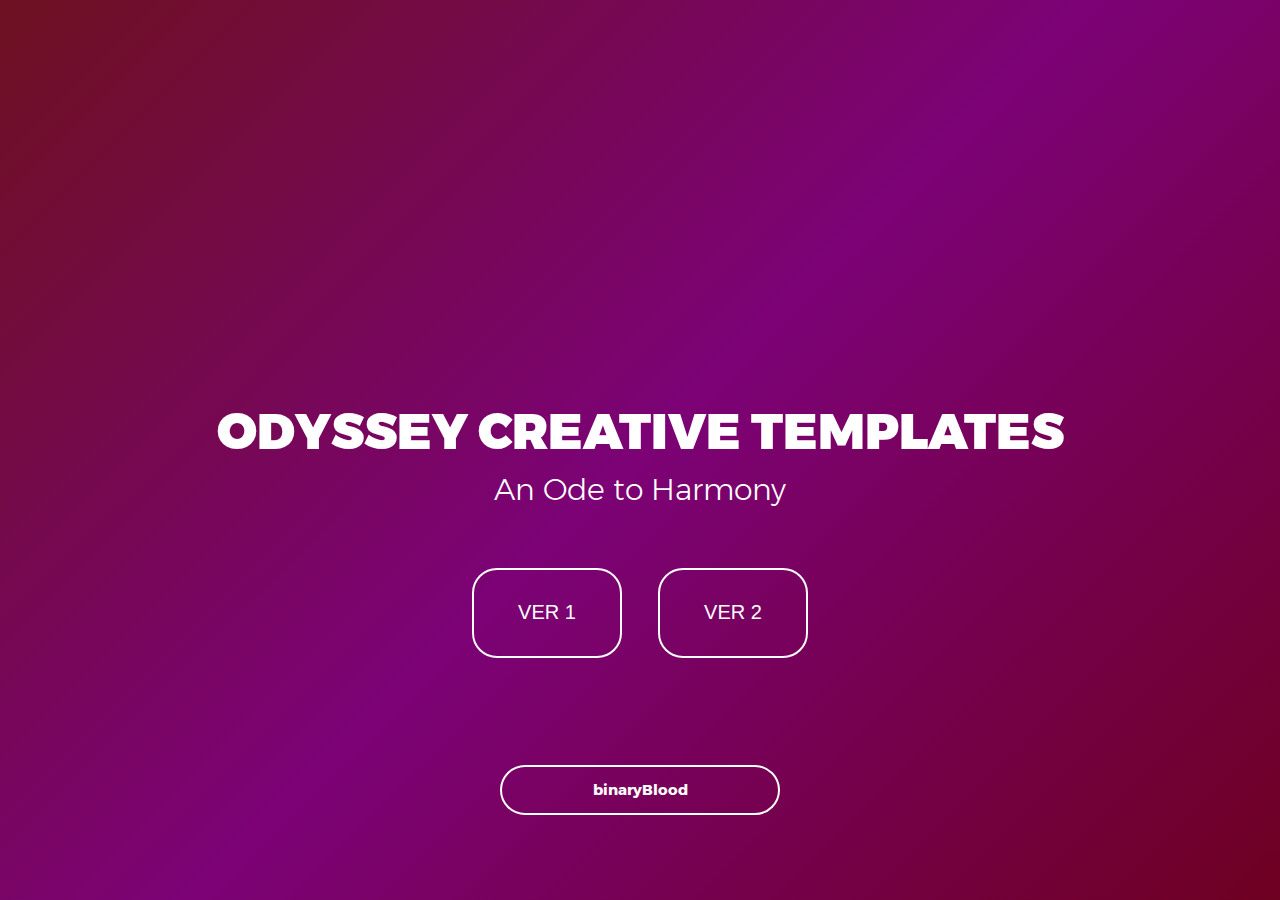
<file: index.html>
<!DOCTYPE html>
<html lang="en">
<head>
	<title>Odyssey'19</title>
	<meta charset="UTF-8">
	<meta name="viewport" content="width=device-width, initial-scale=1">
<!--===============================================================================================-->	
	<link rel="icon" type="image/png" href="images/icons/favicon.ico"/>
<!--===============================================================================================-->
	<link rel="stylesheet" type="text/css" href="vendor/bootstrap/css/bootstrap.min.css">
<!--===============================================================================================-->
	<link rel="stylesheet" href="https://use.fontawesome.com/releases/v5.4.1/css/all.css" integrity="sha384-5sAR7xN1Nv6T6+dT2mhtzEpVJvfS3NScPQTrOxhwjIuvcA67KV2R5Jz6kr4abQsz" crossorigin="anonymous">
<!--===============================================================================================-->
	<link rel="stylesheet" type="text/css" href="css/util.css">
	<link rel="stylesheet" type="text/css" href="css/main.css">
	<link rel="stylesheet" type="text/css" href="style.css">
<!--===============================================================================================-->
</head>
<body>
	<div class="navArea">
		<div class="bg-g1 size1 flex-w flex-col-c-sb p-l-15 p-r-15 p-t-55 p-b-35 respon1">
			<span></span>
			<div class="flex-col-c p-t-50 p-b-50">
				<h3 class="l1-txt1 txt-center p-b-10">
						ODYSSEY CREATIVE TEMPLATES
				</h3>

				<p class="txt-center l1-txt2 p-b-60">
					An Ode to Harmony
				</p>

				<div class="flex-w flex-c cd100 p-b-82">
					
					<div class="flex-col-c-m size2 how-btn how-countdown">
						<a href="./part1/index.html"><span class="l1-txt3 p-b-9 days">Ver 1</span></a>
					</div>

					<div class="flex-col-c-m size2 how-btn how-countdown">
						<a href="./part2/index.html"><span class="l1-txt3 p-b-9 hours">Ver 2</span></a>
					</div>
				</div>

				<a href="https://crypticguy.github.io/"><button class="flex-c-m s1-txt2 size3 how-btn">
					binaryBlood
				</button></a>
			</div>					
		</div>
	</div>	
	

<!--===============================================================================================-->	
	<script src="vendor/jquery/jquery-3.2.1.min.js"></script>
<!--===============================================================================================-->
	<script src="vendor/bootstrap/js/popper.js"></script>
	<script src="vendor/bootstrap/js/bootstrap.min.js"></script>
<!--===============================================================================================-->
	<script src="js/main.js"></script>
	<script src="split.js"></script>
</body>
</html>
</file>
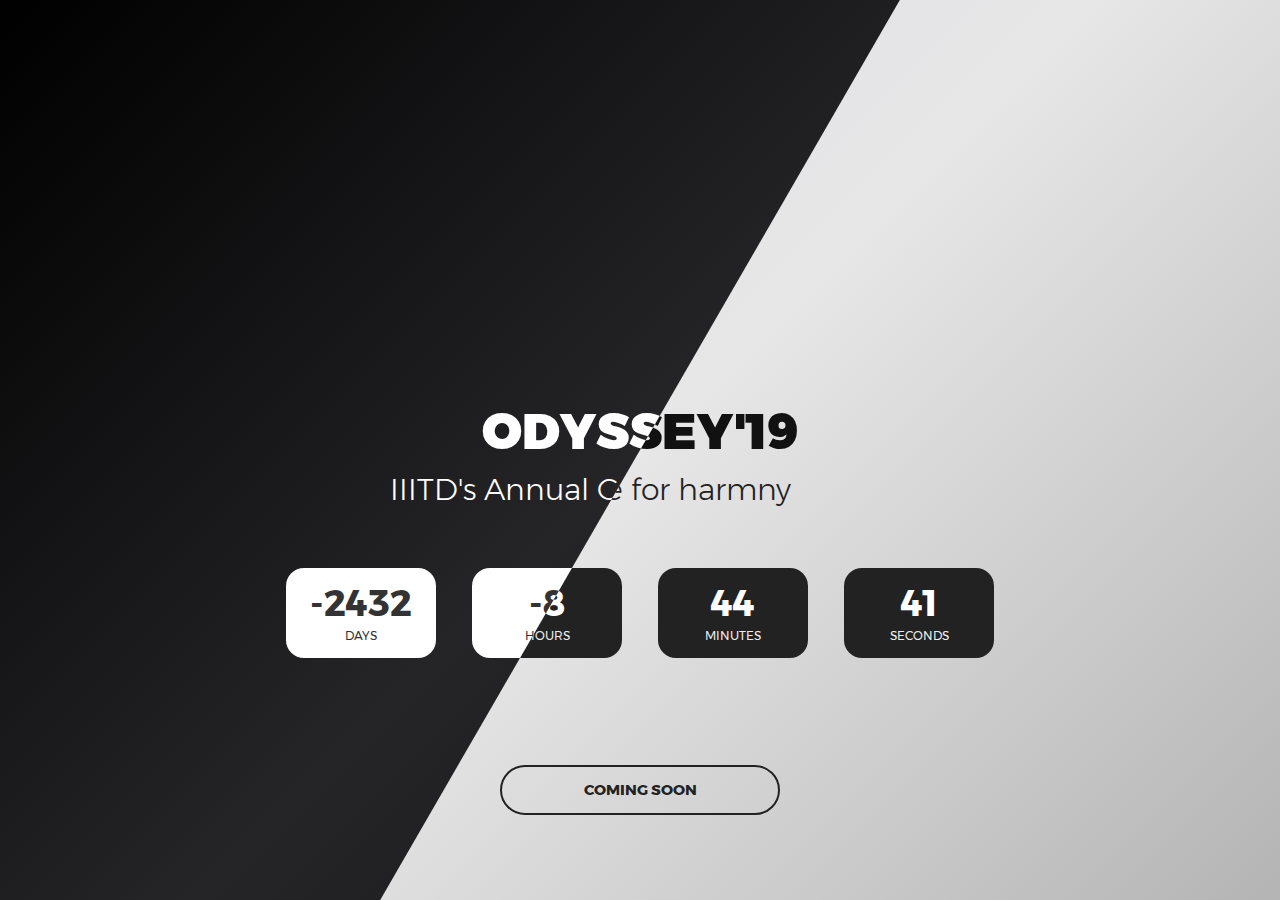
<file: part1/index.html>
<!DOCTYPE html>
<html lang="en">
<head>
	<title>Coming Soon 4</title>
	<meta charset="UTF-8">
	<meta name="viewport" content="width=device-width, initial-scale=1">
<!--===============================================================================================-->	
	<link rel="icon" type="image/png" href="../images/icons/favicon.ico"/>
<!--===============================================================================================-->
	<link rel="stylesheet" type="text/css" href="../vendor/bootstrap/css/bootstrap.min.css">
<!--===============================================================================================-->
	<link rel="stylesheet" href="https://use.fontawesome.com/releases/v5.4.1/css/all.css" integrity="sha384-5sAR7xN1Nv6T6+dT2mhtzEpVJvfS3NScPQTrOxhwjIuvcA67KV2R5Jz6kr4abQsz" crossorigin="anonymous">
<!--===============================================================================================-->
	<link rel="stylesheet" type="text/css" href="../fonts/iconic/css/material-design-iconic-font.min.css">
<!--===============================================================================================-->
	<link rel="stylesheet" type="text/css" href="../vendor/animate/animate.css">
<!--===============================================================================================-->
	<link rel="stylesheet" type="text/css" href="../vendor/select2/select2.min.css">
<!--===============================================================================================-->
	<link rel="stylesheet" type="text/css" href="../css/util.css">
	<link rel="stylesheet" type="text/css" href="../css/main.css">
	<link rel="stylesheet" type="text/css" href="../style.css">
<!--===============================================================================================-->
</head>
<body>
	
	<div class="splitview skewed">
		<div class="splitPanel splitBottom">
			<div class="splitContent">
				<div class="bg-g1 size1 flex-w flex-col-c-sb p-l-15 p-r-15 p-t-55 p-b-35 respon1">
					<span></span>
					<div class="flex-col-c p-t-50 p-b-50">
						<h3 class="l1-txt1 txt-center p-b-10">
								ODYSSEY'19
						</h3>

						<p class="txt-center l1-txt2 p-b-60">
							This time for harm<i class="fas fa-yin-yang"></i>ny
						</p>

						<div class="flex-w flex-c cd100 p-b-82">
							
							<div class="flex-col-c-m size2 how-countdown">
								<span class="l1-txt3 p-b-9 days">35</span>
								<span class="s1-txt1">Days</span>
							</div>

							<div class="flex-col-c-m size2 how-countdown">
								<span class="l1-txt3 p-b-9 hours">17</span>
								<span class="s1-txt1">Hours</span>
							</div>

							<div class="flex-col-c-m size2 how-countdown">
								<span class="l1-txt3 p-b-9 minutes">50</span>
								<span class="s1-txt1">Minutes</span>
							</div>

							<div class="flex-col-c-m size2 how-countdown">
								<span class="l1-txt3 p-b-9 seconds">39</span>
								<span class="s1-txt1">Seconds</span>
							</div>
						</div>

						<button class="flex-c-m s1-txt2 size3 how-btn"  data-toggle="modal" data-target="#subscribe">
							COMING SOON
						</button>
					</div>					
				</div>

				
			</div>
		</div>
		<div class="splitTop splitPanel">
				<div class="splitContent">
					<div class="bg-g1 size1 flex-w flex-col-c-sb p-l-15 p-r-15 p-t-55 p-b-35 respon1">
						<span></span>
						<div class="flex-col-c p-t-50 p-b-50">
							<h3 class="l1-txt1 txt-center p-b-10">
								ODYSSEY'19
							</h3>

							<p class="txt-center l1-txt2 p-b-60">
								IIITD's Annual Cultural Fest Is Back
							</p>

							<div class="flex-w flex-c cd100 p-b-82">
								<div class="flex-col-c-m size2 how-countdown">
									<span class="l1-txt3 p-b-9 days">35</span>
									<span class="s1-txt1">Days</span>
								</div>

								<div class="flex-col-c-m size2 how-countdown">
									<span class="l1-txt3 p-b-9 hours">17</span>
									<span class="s1-txt1">Hours</span>
								</div>

								<div class="flex-col-c-m size2 how-countdown">
									<span class="l1-txt3 p-b-9 minutes">50</span>
									<span class="s1-txt1">Minutes</span>
								</div>

								<div class="flex-col-c-m size2 how-countdown">
									<span class="l1-txt3 p-b-9 seconds">39</span>
									<span class="s1-txt1">Seconds</span>
								</div>
							</div>

							<button class="flex-c-m s1-txt2 size3 how-btn"  data-toggle="modal" data-target="#subscribe">
								COMING SOON
							</button>
						</div>
						
					</div>
			</div>
		</div>
		<div class="handle"></div>
	</div>

	
<!--===============================================================================================-->	
	<script src="../vendor/jquery/jquery-3.2.1.min.js"></script>
<!--===============================================================================================-->
	<script src="../vendor/bootstrap/js/popper.js"></script>
	<script src="../vendor/bootstrap/js/bootstrap.min.js"></script>
<!--===============================================================================================-->
	<script src="../vendor/select2/select2.min.js"></script>
<!--===============================================================================================-->
	<script src="../vendor/countdowntime/moment.min.js"></script>
	<script src="../vendor/countdowntime/moment-timezone.min.js"></script>
	<script src="../vendor/countdowntime/moment-timezone-with-data.min.js"></script>
	<script src="../vendor/countdowntime/countdowntime.js"></script>
	<!--<script>
		$('.cd100').countdown100({
			// Set Endtime here
			// Endtime must be > current time
			endtimeYear: 1,
			endtimeMonth: 1,
			endtimeDate: 35,
			endtimeHours: 18,
			endtimeMinutes: 0,
			endtimeSeconds: 0,
			timeZone: "" 
			// ex:  timeZone: "America/New_York", can be empty
			// go to " http://momentjs.com/timezone/ " to get timezone
		});
	</script>-->
<!--===============================================================================================-->
	<script src="../vendor/tilt/tilt.jquery.min.js"></script>
	<script >
		$('.js-tilt').tilt({
			scale: 1.1
		})
	</script>
<!--===============================================================================================-->
	<script src="../js/main.js"></script>
	<script src="../split.js"></script>
	<script src="../timer.js">	</script>
</body>
</html>
</file>
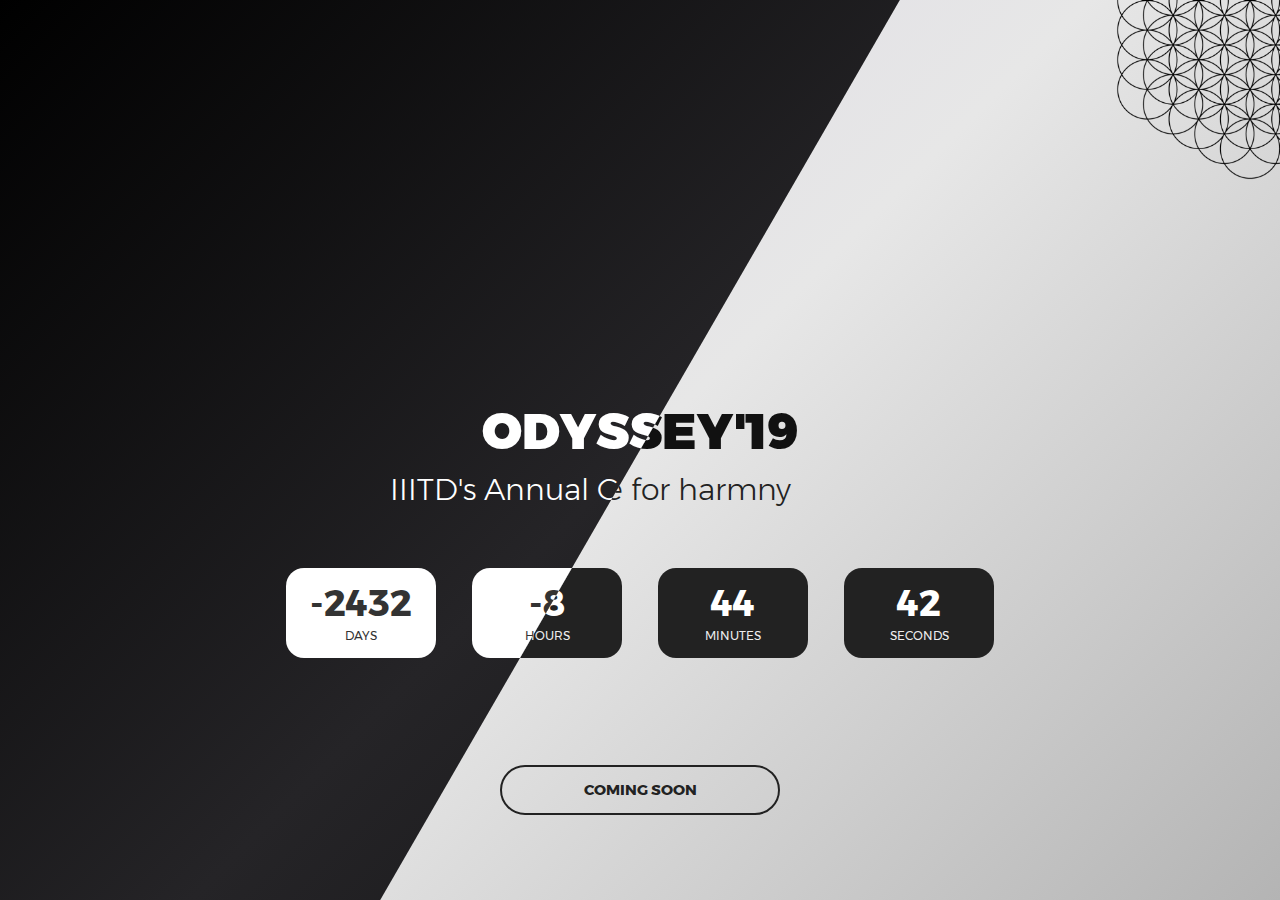
<file: part2/index.html>
<!DOCTYPE html>
<html lang="en">
<head>
	<title>Coming Soon 4</title>
	<meta charset="UTF-8">
	<meta name="viewport" content="width=device-width, initial-scale=1">
<!--===============================================================================================-->	
	<link rel="icon" type="image/png" href="../images/icons/favicon.ico"/>
<!--===============================================================================================-->
	<link rel="stylesheet" type="text/css" href="../vendor/bootstrap/css/bootstrap.min.css">
<!--===============================================================================================-->
	<link rel="stylesheet" href="https://use.fontawesome.com/releases/v5.4.1/css/all.css" integrity="sha384-5sAR7xN1Nv6T6+dT2mhtzEpVJvfS3NScPQTrOxhwjIuvcA67KV2R5Jz6kr4abQsz" crossorigin="anonymous">
<!--===============================================================================================-->
	<link rel="stylesheet" type="text/css" href="../fonts/iconic/css/material-design-iconic-font.min.css">
<!--===============================================================================================-->
	<link rel="stylesheet" type="text/css" href="../vendor/animate/animate.css">
<!--===============================================================================================-->
	<link rel="stylesheet" type="text/css" href="../vendor/select2/select2.min.css">
<!--===============================================================================================-->
	<link rel="stylesheet" type="text/css" href="../css/util.css">
	<link rel="stylesheet" type="text/css" href="../css/main.css">
	<link rel="stylesheet" type="text/css" href="../style.css">
<!--===============================================================================================-->
</head>
<body>
	
	<div class="splitview skewed">
		<div class="splitPanel splitBottom">
			<img src="../harmony/hexagon.png" height="300px" width="300px" class="corner_ribbon">
			<div class="splitContent">
				<div class="bg-g1 size1 flex-w flex-col-c-sb p-l-15 p-r-15 p-t-55 p-b-35 respon1">
					<span></span>
					<div class="flex-col-c p-t-50 p-b-50">
						<h3 class="l1-txt1 txt-center p-b-10">
								ODYSSEY'19
						</h3>

						<p class="txt-center l1-txt2 p-b-60">
							This time for harm<i class="fas fa-yin-yang"></i>ny
						</p>

						<div class="flex-w flex-c cd100 p-b-82">
							
							<div class="flex-col-c-m size2 how-countdown">
								<span class="l1-txt3 p-b-9 days">35</span>
								<span class="s1-txt1">Days</span>
							</div>

							<div class="flex-col-c-m size2 how-countdown">
								<span class="l1-txt3 p-b-9 hours">17</span>
								<span class="s1-txt1">Hours</span>
							</div>

							<div class="flex-col-c-m size2 how-countdown">
								<span class="l1-txt3 p-b-9 minutes">50</span>
								<span class="s1-txt1">Minutes</span>
							</div>

							<div class="flex-col-c-m size2 how-countdown">
								<span class="l1-txt3 p-b-9 seconds">39</span>
								<span class="s1-txt1">Seconds</span>
							</div>
						</div>

						<button class="flex-c-m s1-txt2 size3 how-btn hovButton"  data-toggle="modal" data-target="#subscribe">
							COMING SOON
						</button>
					</div>					
				</div>

				
			</div>
		</div>
		<div class="splitTop splitPanel">
				<div class="splitContent">
					<img src="../harmony/flowerOfLifeVector_white.png" class="corner_ribbon">
					<div class="bg-g1 size1 flex-w flex-col-c-sb p-l-15 p-r-15 p-t-55 p-b-35 respon1">
						<span></span>
						<div class="flex-col-c p-t-50 p-b-50">
							<h3 class="l1-txt1 txt-center p-b-10">
								ODYSSEY'19
							</h3>

							<p class="txt-center l1-txt2 p-b-60">
								IIITD's Annual Cultural Fest Is Back
							</p>

							<div class="flex-w flex-c cd100 p-b-82">
								<div class="flex-col-c-m size2 how-countdown">
									<span class="l1-txt3 p-b-9 days">35</span>
									<span class="s1-txt1">Days</span>
								</div>

								<div class="flex-col-c-m size2 how-countdown">
									<span class="l1-txt3 p-b-9 hours">17</span>
									<span class="s1-txt1">Hours</span>
								</div>

								<div class="flex-col-c-m size2 how-countdown">
									<span class="l1-txt3 p-b-9 minutes">50</span>
									<span class="s1-txt1">Minutes</span>
								</div>

								<div class="flex-col-c-m size2 how-countdown">
									<span class="l1-txt3 p-b-9 seconds">39</span>
									<span class="s1-txt1">Seconds</span>
								</div>
							</div>

							<button class="flex-c-m s1-txt2 size3 how-btn"  data-toggle="modal" data-target="#subscribe">
								COMING SOON
							</button>
						</div>
						
					</div>
			</div>
		</div>
		<div class="handle"></div>
	</div>

	

<!--===============================================================================================-->	
	<script src="../vendor/jquery/jquery-3.2.1.min.js"></script>
<!--===============================================================================================-->
	<script src="../vendor/bootstrap/js/popper.js"></script>
	<script src="../vendor/bootstrap/js/bootstrap.min.js"></script>
<!--===============================================================================================-->
	<script src="../vendor/select2/select2.min.js"></script>
<!--===============================================================================================-->
	<script src="../vendor/countdowntime/moment.min.js"></script>
	<script src="../vendor/countdowntime/moment-timezone.min.js"></script>
	<script src="../vendor/countdowntime/moment-timezone-with-data.min.js"></script>
	<script src="../vendor/countdowntime/countdowntime.js"></script>
	<!--<script>						
		$('.cd100').countdown100({
			// Set Endtime here
			// Endtime must be > current time
			endtimeYear: 1,
			endtimeMonth: 1,
			endtimeDate: 35,
			endtimeHours: 18,
			endtimeMinutes: 0,
			endtimeSeconds: 0,
			timeZone: "" 
			// ex:  timeZone: "America/New_York", can be empty
			// go to " http://momentjs.com/timezone/ " to get timezone
		});
	</script>-->
<!--===============================================================================================-->
	<script src="../vendor/tilt/tilt.jquery.min.js"></script>
	<script >
		$('.js-tilt').tilt({
			scale: 1.1
		})
	</script>
<!--===============================================================================================-->
	<script src="../js/main.js"></script>
	<script src="../split.js"></script>
	<script src="../timer.js">	</script>
</body>
</html>
</file>
<file: css/util.css>
/*//////////////////////////////////////////////////////////////////
[ REBOOT ]*/
*, *:before, *:after {
	margin: 0px; 
	padding: 0px; 
	-webkit-box-sizing: border-box;
	-moz-box-sizing: border-box;
	box-sizing: border-box;
}

body, html {
	font-family: Arial, sans-serif;
	font-size: 15px;
	color: #666666;

	height: 100%;
	background-color: #fff;
	-webkit-box-sizing: border-box;
	-moz-box-sizing: border-box;
	box-sizing: border-box;
}

/*---------------------------------------------*/
a:focus {outline: none;}
a:hover {text-decoration: none;}

/* ------------------------------------ */
h1,h2,h3,h4,h5,h6,p {margin: 0px;}

ul, li {
	margin: 0px;
	list-style-type: none;
}


/* ------------------------------------ */
input, textarea, label {
	display: block;
	outline: none;
	border: none;
}

/* ------------------------------------ */
button {
	outline: none;
	border: none;
	background: transparent;
	cursor: pointer;
}
button:focus {outline: none;}

iframe {border: none;}


/*//////////////////////////////////////////////////////////////////
[ FONT SIZE ]*/
.fs-1 {font-size: 1px;}
.fs-2 {font-size: 2px;}
.fs-3 {font-size: 3px;}
.fs-4 {font-size: 4px;}
.fs-5 {font-size: 5px;}
.fs-6 {font-size: 6px;}
.fs-7 {font-size: 7px;}
.fs-8 {font-size: 8px;}
.fs-9 {font-size: 9px;}
.fs-10 {font-size: 10px;}
.fs-11 {font-size: 11px;}
.fs-12 {font-size: 12px;}
.fs-13 {font-size: 13px;}
.fs-14 {font-size: 14px;}
.fs-15 {font-size: 15px;}
.fs-16 {font-size: 16px;}
.fs-17 {font-size: 17px;}
.fs-18 {font-size: 18px;}
.fs-19 {font-size: 19px;}
.fs-20 {font-size: 20px;}
.fs-21 {font-size: 21px;}
.fs-22 {font-size: 22px;}
.fs-23 {font-size: 23px;}
.fs-24 {font-size: 24px;}
.fs-25 {font-size: 25px;}
.fs-26 {font-size: 26px;}
.fs-27 {font-size: 27px;}
.fs-28 {font-size: 28px;}
.fs-29 {font-size: 29px;}
.fs-30 {font-size: 30px;}
.fs-31 {font-size: 31px;}
.fs-32 {font-size: 32px;}
.fs-33 {font-size: 33px;}
.fs-34 {font-size: 34px;}
.fs-35 {font-size: 35px;}
.fs-36 {font-size: 36px;}
.fs-37 {font-size: 37px;}
.fs-38 {font-size: 38px;}
.fs-39 {font-size: 39px;}
.fs-40 {font-size: 40px;}
.fs-41 {font-size: 41px;}
.fs-42 {font-size: 42px;}
.fs-43 {font-size: 43px;}
.fs-44 {font-size: 44px;}
.fs-45 {font-size: 45px;}
.fs-46 {font-size: 46px;}
.fs-47 {font-size: 47px;}
.fs-48 {font-size: 48px;}
.fs-49 {font-size: 49px;}
.fs-50 {font-size: 50px;}
.fs-51 {font-size: 51px;}
.fs-52 {font-size: 52px;}
.fs-53 {font-size: 53px;}
.fs-54 {font-size: 54px;}
.fs-55 {font-size: 55px;}
.fs-56 {font-size: 56px;}
.fs-57 {font-size: 57px;}
.fs-58 {font-size: 58px;}
.fs-59 {font-size: 59px;}
.fs-60 {font-size: 60px;}
.fs-61 {font-size: 61px;}
.fs-62 {font-size: 62px;}
.fs-63 {font-size: 63px;}
.fs-64 {font-size: 64px;}
.fs-65 {font-size: 65px;}
.fs-66 {font-size: 66px;}
.fs-67 {font-size: 67px;}
.fs-68 {font-size: 68px;}
.fs-69 {font-size: 69px;}
.fs-70 {font-size: 70px;}
.fs-71 {font-size: 71px;}
.fs-72 {font-size: 72px;}
.fs-73 {font-size: 73px;}
.fs-74 {font-size: 74px;}
.fs-75 {font-size: 75px;}
.fs-76 {font-size: 76px;}
.fs-77 {font-size: 77px;}
.fs-78 {font-size: 78px;}
.fs-79 {font-size: 79px;}
.fs-80 {font-size: 80px;}
.fs-81 {font-size: 81px;}
.fs-82 {font-size: 82px;}
.fs-83 {font-size: 83px;}
.fs-84 {font-size: 84px;}
.fs-85 {font-size: 85px;}
.fs-86 {font-size: 86px;}
.fs-87 {font-size: 87px;}
.fs-88 {font-size: 88px;}
.fs-89 {font-size: 89px;}
.fs-90 {font-size: 90px;}
.fs-91 {font-size: 91px;}
.fs-92 {font-size: 92px;}
.fs-93 {font-size: 93px;}
.fs-94 {font-size: 94px;}
.fs-95 {font-size: 95px;}
.fs-96 {font-size: 96px;}
.fs-97 {font-size: 97px;}
.fs-98 {font-size: 98px;}
.fs-99 {font-size: 99px;}
.fs-100 {font-size: 100px;}
.fs-101 {font-size: 101px;}
.fs-102 {font-size: 102px;}
.fs-103 {font-size: 103px;}
.fs-104 {font-size: 104px;}
.fs-105 {font-size: 105px;}
.fs-106 {font-size: 106px;}
.fs-107 {font-size: 107px;}
.fs-108 {font-size: 108px;}
.fs-109 {font-size: 109px;}
.fs-110 {font-size: 110px;}
.fs-111 {font-size: 111px;}
.fs-112 {font-size: 112px;}
.fs-113 {font-size: 113px;}
.fs-114 {font-size: 114px;}
.fs-115 {font-size: 115px;}
.fs-116 {font-size: 116px;}
.fs-117 {font-size: 117px;}
.fs-118 {font-size: 118px;}
.fs-119 {font-size: 119px;}
.fs-120 {font-size: 120px;}
.fs-121 {font-size: 121px;}
.fs-122 {font-size: 122px;}
.fs-123 {font-size: 123px;}
.fs-124 {font-size: 124px;}
.fs-125 {font-size: 125px;}
.fs-126 {font-size: 126px;}
.fs-127 {font-size: 127px;}
.fs-128 {font-size: 128px;}
.fs-129 {font-size: 129px;}
.fs-130 {font-size: 130px;}
.fs-131 {font-size: 131px;}
.fs-132 {font-size: 132px;}
.fs-133 {font-size: 133px;}
.fs-134 {font-size: 134px;}
.fs-135 {font-size: 135px;}
.fs-136 {font-size: 136px;}
.fs-137 {font-size: 137px;}
.fs-138 {font-size: 138px;}
.fs-139 {font-size: 139px;}
.fs-140 {font-size: 140px;}
.fs-141 {font-size: 141px;}
.fs-142 {font-size: 142px;}
.fs-143 {font-size: 143px;}
.fs-144 {font-size: 144px;}
.fs-145 {font-size: 145px;}
.fs-146 {font-size: 146px;}
.fs-147 {font-size: 147px;}
.fs-148 {font-size: 148px;}
.fs-149 {font-size: 149px;}
.fs-150 {font-size: 150px;}
.fs-151 {font-size: 151px;}
.fs-152 {font-size: 152px;}
.fs-153 {font-size: 153px;}
.fs-154 {font-size: 154px;}
.fs-155 {font-size: 155px;}
.fs-156 {font-size: 156px;}
.fs-157 {font-size: 157px;}
.fs-158 {font-size: 158px;}
.fs-159 {font-size: 159px;}
.fs-160 {font-size: 160px;}
.fs-161 {font-size: 161px;}
.fs-162 {font-size: 162px;}
.fs-163 {font-size: 163px;}
.fs-164 {font-size: 164px;}
.fs-165 {font-size: 165px;}
.fs-166 {font-size: 166px;}
.fs-167 {font-size: 167px;}
.fs-168 {font-size: 168px;}
.fs-169 {font-size: 169px;}
.fs-170 {font-size: 170px;}
.fs-171 {font-size: 171px;}
.fs-172 {font-size: 172px;}
.fs-173 {font-size: 173px;}
.fs-174 {font-size: 174px;}
.fs-175 {font-size: 175px;}
.fs-176 {font-size: 176px;}
.fs-177 {font-size: 177px;}
.fs-178 {font-size: 178px;}
.fs-179 {font-size: 179px;}
.fs-180 {font-size: 180px;}
.fs-181 {font-size: 181px;}
.fs-182 {font-size: 182px;}
.fs-183 {font-size: 183px;}
.fs-184 {font-size: 184px;}
.fs-185 {font-size: 185px;}
.fs-186 {font-size: 186px;}
.fs-187 {font-size: 187px;}
.fs-188 {font-size: 188px;}
.fs-189 {font-size: 189px;}
.fs-190 {font-size: 190px;}
.fs-191 {font-size: 191px;}
.fs-192 {font-size: 192px;}
.fs-193 {font-size: 193px;}
.fs-194 {font-size: 194px;}
.fs-195 {font-size: 195px;}
.fs-196 {font-size: 196px;}
.fs-197 {font-size: 197px;}
.fs-198 {font-size: 198px;}
.fs-199 {font-size: 199px;}
.fs-200 {font-size: 200px;}

/*//////////////////////////////////////////////////////////////////
[ PADDING ]*/
.p-t-0 {padding-top: 0px;}
.p-t-1 {padding-top: 1px;}
.p-t-2 {padding-top: 2px;}
.p-t-3 {padding-top: 3px;}
.p-t-4 {padding-top: 4px;}
.p-t-5 {padding-top: 5px;}
.p-t-6 {padding-top: 6px;}
.p-t-7 {padding-top: 7px;}
.p-t-8 {padding-top: 8px;}
.p-t-9 {padding-top: 9px;}
.p-t-10 {padding-top: 10px;}
.p-t-11 {padding-top: 11px;}
.p-t-12 {padding-top: 12px;}
.p-t-13 {padding-top: 13px;}
.p-t-14 {padding-top: 14px;}
.p-t-15 {padding-top: 15px;}
.p-t-16 {padding-top: 16px;}
.p-t-17 {padding-top: 17px;}
.p-t-18 {padding-top: 18px;}
.p-t-19 {padding-top: 19px;}
.p-t-20 {padding-top: 20px;}
.p-t-21 {padding-top: 21px;}
.p-t-22 {padding-top: 22px;}
.p-t-23 {padding-top: 23px;}
.p-t-24 {padding-top: 24px;}
.p-t-25 {padding-top: 25px;}
.p-t-26 {padding-top: 26px;}
.p-t-27 {padding-top: 27px;}
.p-t-28 {padding-top: 28px;}
.p-t-29 {padding-top: 29px;}
.p-t-30 {padding-top: 30px;}
.p-t-31 {padding-top: 31px;}
.p-t-32 {padding-top: 32px;}
.p-t-33 {padding-top: 33px;}
.p-t-34 {padding-top: 34px;}
.p-t-35 {padding-top: 35px;}
.p-t-36 {padding-top: 36px;}
.p-t-37 {padding-top: 37px;}
.p-t-38 {padding-top: 38px;}
.p-t-39 {padding-top: 39px;}
.p-t-40 {padding-top: 40px;}
.p-t-41 {padding-top: 41px;}
.p-t-42 {padding-top: 42px;}
.p-t-43 {padding-top: 43px;}
.p-t-44 {padding-top: 44px;}
.p-t-45 {padding-top: 45px;}
.p-t-46 {padding-top: 46px;}
.p-t-47 {padding-top: 47px;}
.p-t-48 {padding-top: 48px;}
.p-t-49 {padding-top: 49px;}
.p-t-50 {padding-top: 50px;}
.p-t-51 {padding-top: 51px;}
.p-t-52 {padding-top: 52px;}
.p-t-53 {padding-top: 53px;}
.p-t-54 {padding-top: 54px;}
.p-t-55 {padding-top: 55px;}
.p-t-56 {padding-top: 56px;}
.p-t-57 {padding-top: 57px;}
.p-t-58 {padding-top: 58px;}
.p-t-59 {padding-top: 59px;}
.p-t-60 {padding-top: 60px;}
.p-t-61 {padding-top: 61px;}
.p-t-62 {padding-top: 62px;}
.p-t-63 {padding-top: 63px;}
.p-t-64 {padding-top: 64px;}
.p-t-65 {padding-top: 65px;}
.p-t-66 {padding-top: 66px;}
.p-t-67 {padding-top: 67px;}
.p-t-68 {padding-top: 68px;}
.p-t-69 {padding-top: 69px;}
.p-t-70 {padding-top: 70px;}
.p-t-71 {padding-top: 71px;}
.p-t-72 {padding-top: 72px;}
.p-t-73 {padding-top: 73px;}
.p-t-74 {padding-top: 74px;}
.p-t-75 {padding-top: 75px;}
.p-t-76 {padding-top: 76px;}
.p-t-77 {padding-top: 77px;}
.p-t-78 {padding-top: 78px;}
.p-t-79 {padding-top: 79px;}
.p-t-80 {padding-top: 80px;}
.p-t-81 {padding-top: 81px;}
.p-t-82 {padding-top: 82px;}
.p-t-83 {padding-top: 83px;}
.p-t-84 {padding-top: 84px;}
.p-t-85 {padding-top: 85px;}
.p-t-86 {padding-top: 86px;}
.p-t-87 {padding-top: 87px;}
.p-t-88 {padding-top: 88px;}
.p-t-89 {padding-top: 89px;}
.p-t-90 {padding-top: 90px;}
.p-t-91 {padding-top: 91px;}
.p-t-92 {padding-top: 92px;}
.p-t-93 {padding-top: 93px;}
.p-t-94 {padding-top: 94px;}
.p-t-95 {padding-top: 95px;}
.p-t-96 {padding-top: 96px;}
.p-t-97 {padding-top: 97px;}
.p-t-98 {padding-top: 98px;}
.p-t-99 {padding-top: 99px;}
.p-t-100 {padding-top: 100px;}
.p-t-101 {padding-top: 101px;}
.p-t-102 {padding-top: 102px;}
.p-t-103 {padding-top: 103px;}
.p-t-104 {padding-top: 104px;}
.p-t-105 {padding-top: 105px;}
.p-t-106 {padding-top: 106px;}
.p-t-107 {padding-top: 107px;}
.p-t-108 {padding-top: 108px;}
.p-t-109 {padding-top: 109px;}
.p-t-110 {padding-top: 110px;}
.p-t-111 {padding-top: 111px;}
.p-t-112 {padding-top: 112px;}
.p-t-113 {padding-top: 113px;}
.p-t-114 {padding-top: 114px;}
.p-t-115 {padding-top: 115px;}
.p-t-116 {padding-top: 116px;}
.p-t-117 {padding-top: 117px;}
.p-t-118 {padding-top: 118px;}
.p-t-119 {padding-top: 119px;}
.p-t-120 {padding-top: 120px;}
.p-t-121 {padding-top: 121px;}
.p-t-122 {padding-top: 122px;}
.p-t-123 {padding-top: 123px;}
.p-t-124 {padding-top: 124px;}
.p-t-125 {padding-top: 125px;}
.p-t-126 {padding-top: 126px;}
.p-t-127 {padding-top: 127px;}
.p-t-128 {padding-top: 128px;}
.p-t-129 {padding-top: 129px;}
.p-t-130 {padding-top: 130px;}
.p-t-131 {padding-top: 131px;}
.p-t-132 {padding-top: 132px;}
.p-t-133 {padding-top: 133px;}
.p-t-134 {padding-top: 134px;}
.p-t-135 {padding-top: 135px;}
.p-t-136 {padding-top: 136px;}
.p-t-137 {padding-top: 137px;}
.p-t-138 {padding-top: 138px;}
.p-t-139 {padding-top: 139px;}
.p-t-140 {padding-top: 140px;}
.p-t-141 {padding-top: 141px;}
.p-t-142 {padding-top: 142px;}
.p-t-143 {padding-top: 143px;}
.p-t-144 {padding-top: 144px;}
.p-t-145 {padding-top: 145px;}
.p-t-146 {padding-top: 146px;}
.p-t-147 {padding-top: 147px;}
.p-t-148 {padding-top: 148px;}
.p-t-149 {padding-top: 149px;}
.p-t-150 {padding-top: 150px;}
.p-t-151 {padding-top: 151px;}
.p-t-152 {padding-top: 152px;}
.p-t-153 {padding-top: 153px;}
.p-t-154 {padding-top: 154px;}
.p-t-155 {padding-top: 155px;}
.p-t-156 {padding-top: 156px;}
.p-t-157 {padding-top: 157px;}
.p-t-158 {padding-top: 158px;}
.p-t-159 {padding-top: 159px;}
.p-t-160 {padding-top: 160px;}
.p-t-161 {padding-top: 161px;}
.p-t-162 {padding-top: 162px;}
.p-t-163 {padding-top: 163px;}
.p-t-164 {padding-top: 164px;}
.p-t-165 {padding-top: 165px;}
.p-t-166 {padding-top: 166px;}
.p-t-167 {padding-top: 167px;}
.p-t-168 {padding-top: 168px;}
.p-t-169 {padding-top: 169px;}
.p-t-170 {padding-top: 170px;}
.p-t-171 {padding-top: 171px;}
.p-t-172 {padding-top: 172px;}
.p-t-173 {padding-top: 173px;}
.p-t-174 {padding-top: 174px;}
.p-t-175 {padding-top: 175px;}
.p-t-176 {padding-top: 176px;}
.p-t-177 {padding-top: 177px;}
.p-t-178 {padding-top: 178px;}
.p-t-179 {padding-top: 179px;}
.p-t-180 {padding-top: 180px;}
.p-t-181 {padding-top: 181px;}
.p-t-182 {padding-top: 182px;}
.p-t-183 {padding-top: 183px;}
.p-t-184 {padding-top: 184px;}
.p-t-185 {padding-top: 185px;}
.p-t-186 {padding-top: 186px;}
.p-t-187 {padding-top: 187px;}
.p-t-188 {padding-top: 188px;}
.p-t-189 {padding-top: 189px;}
.p-t-190 {padding-top: 190px;}
.p-t-191 {padding-top: 191px;}
.p-t-192 {padding-top: 192px;}
.p-t-193 {padding-top: 193px;}
.p-t-194 {padding-top: 194px;}
.p-t-195 {padding-top: 195px;}
.p-t-196 {padding-top: 196px;}
.p-t-197 {padding-top: 197px;}
.p-t-198 {padding-top: 198px;}
.p-t-199 {padding-top: 199px;}
.p-t-200 {padding-top: 200px;}
.p-t-201 {padding-top: 201px;}
.p-t-202 {padding-top: 202px;}
.p-t-203 {padding-top: 203px;}
.p-t-204 {padding-top: 204px;}
.p-t-205 {padding-top: 205px;}
.p-t-206 {padding-top: 206px;}
.p-t-207 {padding-top: 207px;}
.p-t-208 {padding-top: 208px;}
.p-t-209 {padding-top: 209px;}
.p-t-210 {padding-top: 210px;}
.p-t-211 {padding-top: 211px;}
.p-t-212 {padding-top: 212px;}
.p-t-213 {padding-top: 213px;}
.p-t-214 {padding-top: 214px;}
.p-t-215 {padding-top: 215px;}
.p-t-216 {padding-top: 216px;}
.p-t-217 {padding-top: 217px;}
.p-t-218 {padding-top: 218px;}
.p-t-219 {padding-top: 219px;}
.p-t-220 {padding-top: 220px;}
.p-t-221 {padding-top: 221px;}
.p-t-222 {padding-top: 222px;}
.p-t-223 {padding-top: 223px;}
.p-t-224 {padding-top: 224px;}
.p-t-225 {padding-top: 225px;}
.p-t-226 {padding-top: 226px;}
.p-t-227 {padding-top: 227px;}
.p-t-228 {padding-top: 228px;}
.p-t-229 {padding-top: 229px;}
.p-t-230 {padding-top: 230px;}
.p-t-231 {padding-top: 231px;}
.p-t-232 {padding-top: 232px;}
.p-t-233 {padding-top: 233px;}
.p-t-234 {padding-top: 234px;}
.p-t-235 {padding-top: 235px;}
.p-t-236 {padding-top: 236px;}
.p-t-237 {padding-top: 237px;}
.p-t-238 {padding-top: 238px;}
.p-t-239 {padding-top: 239px;}
.p-t-240 {padding-top: 240px;}
.p-t-241 {padding-top: 241px;}
.p-t-242 {padding-top: 242px;}
.p-t-243 {padding-top: 243px;}
.p-t-244 {padding-top: 244px;}
.p-t-245 {padding-top: 245px;}
.p-t-246 {padding-top: 246px;}
.p-t-247 {padding-top: 247px;}
.p-t-248 {padding-top: 248px;}
.p-t-249 {padding-top: 249px;}
.p-t-250 {padding-top: 250px;}
.p-b-0 {padding-bottom: 0px;}
.p-b-1 {padding-bottom: 1px;}
.p-b-2 {padding-bottom: 2px;}
.p-b-3 {padding-bottom: 3px;}
.p-b-4 {padding-bottom: 4px;}
.p-b-5 {padding-bottom: 5px;}
.p-b-6 {padding-bottom: 6px;}
.p-b-7 {padding-bottom: 7px;}
.p-b-8 {padding-bottom: 8px;}
.p-b-9 {padding-bottom: 9px;}
.p-b-10 {padding-bottom: 10px;}
.p-b-11 {padding-bottom: 11px;}
.p-b-12 {padding-bottom: 12px;}
.p-b-13 {padding-bottom: 13px;}
.p-b-14 {padding-bottom: 14px;}
.p-b-15 {padding-bottom: 15px;}
.p-b-16 {padding-bottom: 16px;}
.p-b-17 {padding-bottom: 17px;}
.p-b-18 {padding-bottom: 18px;}
.p-b-19 {padding-bottom: 19px;}
.p-b-20 {padding-bottom: 20px;}
.p-b-21 {padding-bottom: 21px;}
.p-b-22 {padding-bottom: 22px;}
.p-b-23 {padding-bottom: 23px;}
.p-b-24 {padding-bottom: 24px;}
.p-b-25 {padding-bottom: 25px;}
.p-b-26 {padding-bottom: 26px;}
.p-b-27 {padding-bottom: 27px;}
.p-b-28 {padding-bottom: 28px;}
.p-b-29 {padding-bottom: 29px;}
.p-b-30 {padding-bottom: 30px;}
.p-b-31 {padding-bottom: 31px;}
.p-b-32 {padding-bottom: 32px;}
.p-b-33 {padding-bottom: 33px;}
.p-b-34 {padding-bottom: 34px;}
.p-b-35 {padding-bottom: 35px;}
.p-b-36 {padding-bottom: 36px;}
.p-b-37 {padding-bottom: 37px;}
.p-b-38 {padding-bottom: 38px;}
.p-b-39 {padding-bottom: 39px;}
.p-b-40 {padding-bottom: 40px;}
.p-b-41 {padding-bottom: 41px;}
.p-b-42 {padding-bottom: 42px;}
.p-b-43 {padding-bottom: 43px;}
.p-b-44 {padding-bottom: 44px;}
.p-b-45 {padding-bottom: 45px;}
.p-b-46 {padding-bottom: 46px;}
.p-b-47 {padding-bottom: 47px;}
.p-b-48 {padding-bottom: 48px;}
.p-b-49 {padding-bottom: 49px;}
.p-b-50 {padding-bottom: 50px;}
.p-b-51 {padding-bottom: 51px;}
.p-b-52 {padding-bottom: 52px;}
.p-b-53 {padding-bottom: 53px;}
.p-b-54 {padding-bottom: 54px;}
.p-b-55 {padding-bottom: 55px;}
.p-b-56 {padding-bottom: 56px;}
.p-b-57 {padding-bottom: 57px;}
.p-b-58 {padding-bottom: 58px;}
.p-b-59 {padding-bottom: 59px;}
.p-b-60 {padding-bottom: 60px;}
.p-b-61 {padding-bottom: 61px;}
.p-b-62 {padding-bottom: 62px;}
.p-b-63 {padding-bottom: 63px;}
.p-b-64 {padding-bottom: 64px;}
.p-b-65 {padding-bottom: 65px;}
.p-b-66 {padding-bottom: 66px;}
.p-b-67 {padding-bottom: 67px;}
.p-b-68 {padding-bottom: 68px;}
.p-b-69 {padding-bottom: 69px;}
.p-b-70 {padding-bottom: 70px;}
.p-b-71 {padding-bottom: 71px;}
.p-b-72 {padding-bottom: 72px;}
.p-b-73 {padding-bottom: 73px;}
.p-b-74 {padding-bottom: 74px;}
.p-b-75 {padding-bottom: 75px;}
.p-b-76 {padding-bottom: 76px;}
.p-b-77 {padding-bottom: 77px;}
.p-b-78 {padding-bottom: 78px;}
.p-b-79 {padding-bottom: 79px;}
.p-b-80 {padding-bottom: 80px;}
.p-b-81 {padding-bottom: 81px;}
.p-b-82 {padding-bottom: 82px;}
.p-b-83 {padding-bottom: 83px;}
.p-b-84 {padding-bottom: 84px;}
.p-b-85 {padding-bottom: 85px;}
.p-b-86 {padding-bottom: 86px;}
.p-b-87 {padding-bottom: 87px;}
.p-b-88 {padding-bottom: 88px;}
.p-b-89 {padding-bottom: 89px;}
.p-b-90 {padding-bottom: 90px;}
.p-b-91 {padding-bottom: 91px;}
.p-b-92 {padding-bottom: 92px;}
.p-b-93 {padding-bottom: 93px;}
.p-b-94 {padding-bottom: 94px;}
.p-b-95 {padding-bottom: 95px;}
.p-b-96 {padding-bottom: 96px;}
.p-b-97 {padding-bottom: 97px;}
.p-b-98 {padding-bottom: 98px;}
.p-b-99 {padding-bottom: 99px;}
.p-b-100 {padding-bottom: 100px;}
.p-b-101 {padding-bottom: 101px;}
.p-b-102 {padding-bottom: 102px;}
.p-b-103 {padding-bottom: 103px;}
.p-b-104 {padding-bottom: 104px;}
.p-b-105 {padding-bottom: 105px;}
.p-b-106 {padding-bottom: 106px;}
.p-b-107 {padding-bottom: 107px;}
.p-b-108 {padding-bottom: 108px;}
.p-b-109 {padding-bottom: 109px;}
.p-b-110 {padding-bottom: 110px;}
.p-b-111 {padding-bottom: 111px;}
.p-b-112 {padding-bottom: 112px;}
.p-b-113 {padding-bottom: 113px;}
.p-b-114 {padding-bottom: 114px;}
.p-b-115 {padding-bottom: 115px;}
.p-b-116 {padding-bottom: 116px;}
.p-b-117 {padding-bottom: 117px;}
.p-b-118 {padding-bottom: 118px;}
.p-b-119 {padding-bottom: 119px;}
.p-b-120 {padding-bottom: 120px;}
.p-b-121 {padding-bottom: 121px;}
.p-b-122 {padding-bottom: 122px;}
.p-b-123 {padding-bottom: 123px;}
.p-b-124 {padding-bottom: 124px;}
.p-b-125 {padding-bottom: 125px;}
.p-b-126 {padding-bottom: 126px;}
.p-b-127 {padding-bottom: 127px;}
.p-b-128 {padding-bottom: 128px;}
.p-b-129 {padding-bottom: 129px;}
.p-b-130 {padding-bottom: 130px;}
.p-b-131 {padding-bottom: 131px;}
.p-b-132 {padding-bottom: 132px;}
.p-b-133 {padding-bottom: 133px;}
.p-b-134 {padding-bottom: 134px;}
.p-b-135 {padding-bottom: 135px;}
.p-b-136 {padding-bottom: 136px;}
.p-b-137 {padding-bottom: 137px;}
.p-b-138 {padding-bottom: 138px;}
.p-b-139 {padding-bottom: 139px;}
.p-b-140 {padding-bottom: 140px;}
.p-b-141 {padding-bottom: 141px;}
.p-b-142 {padding-bottom: 142px;}
.p-b-143 {padding-bottom: 143px;}
.p-b-144 {padding-bottom: 144px;}
.p-b-145 {padding-bottom: 145px;}
.p-b-146 {padding-bottom: 146px;}
.p-b-147 {padding-bottom: 147px;}
.p-b-148 {padding-bottom: 148px;}
.p-b-149 {padding-bottom: 149px;}
.p-b-150 {padding-bottom: 150px;}
.p-b-151 {padding-bottom: 151px;}
.p-b-152 {padding-bottom: 152px;}
.p-b-153 {padding-bottom: 153px;}
.p-b-154 {padding-bottom: 154px;}
.p-b-155 {padding-bottom: 155px;}
.p-b-156 {padding-bottom: 156px;}
.p-b-157 {padding-bottom: 157px;}
.p-b-158 {padding-bottom: 158px;}
.p-b-159 {padding-bottom: 159px;}
.p-b-160 {padding-bottom: 160px;}
.p-b-161 {padding-bottom: 161px;}
.p-b-162 {padding-bottom: 162px;}
.p-b-163 {padding-bottom: 163px;}
.p-b-164 {padding-bottom: 164px;}
.p-b-165 {padding-bottom: 165px;}
.p-b-166 {padding-bottom: 166px;}
.p-b-167 {padding-bottom: 167px;}
.p-b-168 {padding-bottom: 168px;}
.p-b-169 {padding-bottom: 169px;}
.p-b-170 {padding-bottom: 170px;}
.p-b-171 {padding-bottom: 171px;}
.p-b-172 {padding-bottom: 172px;}
.p-b-173 {padding-bottom: 173px;}
.p-b-174 {padding-bottom: 174px;}
.p-b-175 {padding-bottom: 175px;}
.p-b-176 {padding-bottom: 176px;}
.p-b-177 {padding-bottom: 177px;}
.p-b-178 {padding-bottom: 178px;}
.p-b-179 {padding-bottom: 179px;}
.p-b-180 {padding-bottom: 180px;}
.p-b-181 {padding-bottom: 181px;}
.p-b-182 {padding-bottom: 182px;}
.p-b-183 {padding-bottom: 183px;}
.p-b-184 {padding-bottom: 184px;}
.p-b-185 {padding-bottom: 185px;}
.p-b-186 {padding-bottom: 186px;}
.p-b-187 {padding-bottom: 187px;}
.p-b-188 {padding-bottom: 188px;}
.p-b-189 {padding-bottom: 189px;}
.p-b-190 {padding-bottom: 190px;}
.p-b-191 {padding-bottom: 191px;}
.p-b-192 {padding-bottom: 192px;}
.p-b-193 {padding-bottom: 193px;}
.p-b-194 {padding-bottom: 194px;}
.p-b-195 {padding-bottom: 195px;}
.p-b-196 {padding-bottom: 196px;}
.p-b-197 {padding-bottom: 197px;}
.p-b-198 {padding-bottom: 198px;}
.p-b-199 {padding-bottom: 199px;}
.p-b-200 {padding-bottom: 200px;}
.p-b-201 {padding-bottom: 201px;}
.p-b-202 {padding-bottom: 202px;}
.p-b-203 {padding-bottom: 203px;}
.p-b-204 {padding-bottom: 204px;}
.p-b-205 {padding-bottom: 205px;}
.p-b-206 {padding-bottom: 206px;}
.p-b-207 {padding-bottom: 207px;}
.p-b-208 {padding-bottom: 208px;}
.p-b-209 {padding-bottom: 209px;}
.p-b-210 {padding-bottom: 210px;}
.p-b-211 {padding-bottom: 211px;}
.p-b-212 {padding-bottom: 212px;}
.p-b-213 {padding-bottom: 213px;}
.p-b-214 {padding-bottom: 214px;}
.p-b-215 {padding-bottom: 215px;}
.p-b-216 {padding-bottom: 216px;}
.p-b-217 {padding-bottom: 217px;}
.p-b-218 {padding-bottom: 218px;}
.p-b-219 {padding-bottom: 219px;}
.p-b-220 {padding-bottom: 220px;}
.p-b-221 {padding-bottom: 221px;}
.p-b-222 {padding-bottom: 222px;}
.p-b-223 {padding-bottom: 223px;}
.p-b-224 {padding-bottom: 224px;}
.p-b-225 {padding-bottom: 225px;}
.p-b-226 {padding-bottom: 226px;}
.p-b-227 {padding-bottom: 227px;}
.p-b-228 {padding-bottom: 228px;}
.p-b-229 {padding-bottom: 229px;}
.p-b-230 {padding-bottom: 230px;}
.p-b-231 {padding-bottom: 231px;}
.p-b-232 {padding-bottom: 232px;}
.p-b-233 {padding-bottom: 233px;}
.p-b-234 {padding-bottom: 234px;}
.p-b-235 {padding-bottom: 235px;}
.p-b-236 {padding-bottom: 236px;}
.p-b-237 {padding-bottom: 237px;}
.p-b-238 {padding-bottom: 238px;}
.p-b-239 {padding-bottom: 239px;}
.p-b-240 {padding-bottom: 240px;}
.p-b-241 {padding-bottom: 241px;}
.p-b-242 {padding-bottom: 242px;}
.p-b-243 {padding-bottom: 243px;}
.p-b-244 {padding-bottom: 244px;}
.p-b-245 {padding-bottom: 245px;}
.p-b-246 {padding-bottom: 246px;}
.p-b-247 {padding-bottom: 247px;}
.p-b-248 {padding-bottom: 248px;}
.p-b-249 {padding-bottom: 249px;}
.p-b-250 {padding-bottom: 250px;}
.p-l-0 {padding-left: 0px;}
.p-l-1 {padding-left: 1px;}
.p-l-2 {padding-left: 2px;}
.p-l-3 {padding-left: 3px;}
.p-l-4 {padding-left: 4px;}
.p-l-5 {padding-left: 5px;}
.p-l-6 {padding-left: 6px;}
.p-l-7 {padding-left: 7px;}
.p-l-8 {padding-left: 8px;}
.p-l-9 {padding-left: 9px;}
.p-l-10 {padding-left: 10px;}
.p-l-11 {padding-left: 11px;}
.p-l-12 {padding-left: 12px;}
.p-l-13 {padding-left: 13px;}
.p-l-14 {padding-left: 14px;}
.p-l-15 {padding-left: 15px;}
.p-l-16 {padding-left: 16px;}
.p-l-17 {padding-left: 17px;}
.p-l-18 {padding-left: 18px;}
.p-l-19 {padding-left: 19px;}
.p-l-20 {padding-left: 20px;}
.p-l-21 {padding-left: 21px;}
.p-l-22 {padding-left: 22px;}
.p-l-23 {padding-left: 23px;}
.p-l-24 {padding-left: 24px;}
.p-l-25 {padding-left: 25px;}
.p-l-26 {padding-left: 26px;}
.p-l-27 {padding-left: 27px;}
.p-l-28 {padding-left: 28px;}
.p-l-29 {padding-left: 29px;}
.p-l-30 {padding-left: 30px;}
.p-l-31 {padding-left: 31px;}
.p-l-32 {padding-left: 32px;}
.p-l-33 {padding-left: 33px;}
.p-l-34 {padding-left: 34px;}
.p-l-35 {padding-left: 35px;}
.p-l-36 {padding-left: 36px;}
.p-l-37 {padding-left: 37px;}
.p-l-38 {padding-left: 38px;}
.p-l-39 {padding-left: 39px;}
.p-l-40 {padding-left: 40px;}
.p-l-41 {padding-left: 41px;}
.p-l-42 {padding-left: 42px;}
.p-l-43 {padding-left: 43px;}
.p-l-44 {padding-left: 44px;}
.p-l-45 {padding-left: 45px;}
.p-l-46 {padding-left: 46px;}
.p-l-47 {padding-left: 47px;}
.p-l-48 {padding-left: 48px;}
.p-l-49 {padding-left: 49px;}
.p-l-50 {padding-left: 50px;}
.p-l-51 {padding-left: 51px;}
.p-l-52 {padding-left: 52px;}
.p-l-53 {padding-left: 53px;}
.p-l-54 {padding-left: 54px;}
.p-l-55 {padding-left: 55px;}
.p-l-56 {padding-left: 56px;}
.p-l-57 {padding-left: 57px;}
.p-l-58 {padding-left: 58px;}
.p-l-59 {padding-left: 59px;}
.p-l-60 {padding-left: 60px;}
.p-l-61 {padding-left: 61px;}
.p-l-62 {padding-left: 62px;}
.p-l-63 {padding-left: 63px;}
.p-l-64 {padding-left: 64px;}
.p-l-65 {padding-left: 65px;}
.p-l-66 {padding-left: 66px;}
.p-l-67 {padding-left: 67px;}
.p-l-68 {padding-left: 68px;}
.p-l-69 {padding-left: 69px;}
.p-l-70 {padding-left: 70px;}
.p-l-71 {padding-left: 71px;}
.p-l-72 {padding-left: 72px;}
.p-l-73 {padding-left: 73px;}
.p-l-74 {padding-left: 74px;}
.p-l-75 {padding-left: 75px;}
.p-l-76 {padding-left: 76px;}
.p-l-77 {padding-left: 77px;}
.p-l-78 {padding-left: 78px;}
.p-l-79 {padding-left: 79px;}
.p-l-80 {padding-left: 80px;}
.p-l-81 {padding-left: 81px;}
.p-l-82 {padding-left: 82px;}
.p-l-83 {padding-left: 83px;}
.p-l-84 {padding-left: 84px;}
.p-l-85 {padding-left: 85px;}
.p-l-86 {padding-left: 86px;}
.p-l-87 {padding-left: 87px;}
.p-l-88 {padding-left: 88px;}
.p-l-89 {padding-left: 89px;}
.p-l-90 {padding-left: 90px;}
.p-l-91 {padding-left: 91px;}
.p-l-92 {padding-left: 92px;}
.p-l-93 {padding-left: 93px;}
.p-l-94 {padding-left: 94px;}
.p-l-95 {padding-left: 95px;}
.p-l-96 {padding-left: 96px;}
.p-l-97 {padding-left: 97px;}
.p-l-98 {padding-left: 98px;}
.p-l-99 {padding-left: 99px;}
.p-l-100 {padding-left: 100px;}
.p-l-101 {padding-left: 101px;}
.p-l-102 {padding-left: 102px;}
.p-l-103 {padding-left: 103px;}
.p-l-104 {padding-left: 104px;}
.p-l-105 {padding-left: 105px;}
.p-l-106 {padding-left: 106px;}
.p-l-107 {padding-left: 107px;}
.p-l-108 {padding-left: 108px;}
.p-l-109 {padding-left: 109px;}
.p-l-110 {padding-left: 110px;}
.p-l-111 {padding-left: 111px;}
.p-l-112 {padding-left: 112px;}
.p-l-113 {padding-left: 113px;}
.p-l-114 {padding-left: 114px;}
.p-l-115 {padding-left: 115px;}
.p-l-116 {padding-left: 116px;}
.p-l-117 {padding-left: 117px;}
.p-l-118 {padding-left: 118px;}
.p-l-119 {padding-left: 119px;}
.p-l-120 {padding-left: 120px;}
.p-l-121 {padding-left: 121px;}
.p-l-122 {padding-left: 122px;}
.p-l-123 {padding-left: 123px;}
.p-l-124 {padding-left: 124px;}
.p-l-125 {padding-left: 125px;}
.p-l-126 {padding-left: 126px;}
.p-l-127 {padding-left: 127px;}
.p-l-128 {padding-left: 128px;}
.p-l-129 {padding-left: 129px;}
.p-l-130 {padding-left: 130px;}
.p-l-131 {padding-left: 131px;}
.p-l-132 {padding-left: 132px;}
.p-l-133 {padding-left: 133px;}
.p-l-134 {padding-left: 134px;}
.p-l-135 {padding-left: 135px;}
.p-l-136 {padding-left: 136px;}
.p-l-137 {padding-left: 137px;}
.p-l-138 {padding-left: 138px;}
.p-l-139 {padding-left: 139px;}
.p-l-140 {padding-left: 140px;}
.p-l-141 {padding-left: 141px;}
.p-l-142 {padding-left: 142px;}
.p-l-143 {padding-left: 143px;}
.p-l-144 {padding-left: 144px;}
.p-l-145 {padding-left: 145px;}
.p-l-146 {padding-left: 146px;}
.p-l-147 {padding-left: 147px;}
.p-l-148 {padding-left: 148px;}
.p-l-149 {padding-left: 149px;}
.p-l-150 {padding-left: 150px;}
.p-l-151 {padding-left: 151px;}
.p-l-152 {padding-left: 152px;}
.p-l-153 {padding-left: 153px;}
.p-l-154 {padding-left: 154px;}
.p-l-155 {padding-left: 155px;}
.p-l-156 {padding-left: 156px;}
.p-l-157 {padding-left: 157px;}
.p-l-158 {padding-left: 158px;}
.p-l-159 {padding-left: 159px;}
.p-l-160 {padding-left: 160px;}
.p-l-161 {padding-left: 161px;}
.p-l-162 {padding-left: 162px;}
.p-l-163 {padding-left: 163px;}
.p-l-164 {padding-left: 164px;}
.p-l-165 {padding-left: 165px;}
.p-l-166 {padding-left: 166px;}
.p-l-167 {padding-left: 167px;}
.p-l-168 {padding-left: 168px;}
.p-l-169 {padding-left: 169px;}
.p-l-170 {padding-left: 170px;}
.p-l-171 {padding-left: 171px;}
.p-l-172 {padding-left: 172px;}
.p-l-173 {padding-left: 173px;}
.p-l-174 {padding-left: 174px;}
.p-l-175 {padding-left: 175px;}
.p-l-176 {padding-left: 176px;}
.p-l-177 {padding-left: 177px;}
.p-l-178 {padding-left: 178px;}
.p-l-179 {padding-left: 179px;}
.p-l-180 {padding-left: 180px;}
.p-l-181 {padding-left: 181px;}
.p-l-182 {padding-left: 182px;}
.p-l-183 {padding-left: 183px;}
.p-l-184 {padding-left: 184px;}
.p-l-185 {padding-left: 185px;}
.p-l-186 {padding-left: 186px;}
.p-l-187 {padding-left: 187px;}
.p-l-188 {padding-left: 188px;}
.p-l-189 {padding-left: 189px;}
.p-l-190 {padding-left: 190px;}
.p-l-191 {padding-left: 191px;}
.p-l-192 {padding-left: 192px;}
.p-l-193 {padding-left: 193px;}
.p-l-194 {padding-left: 194px;}
.p-l-195 {padding-left: 195px;}
.p-l-196 {padding-left: 196px;}
.p-l-197 {padding-left: 197px;}
.p-l-198 {padding-left: 198px;}
.p-l-199 {padding-left: 199px;}
.p-l-200 {padding-left: 200px;}
.p-l-201 {padding-left: 201px;}
.p-l-202 {padding-left: 202px;}
.p-l-203 {padding-left: 203px;}
.p-l-204 {padding-left: 204px;}
.p-l-205 {padding-left: 205px;}
.p-l-206 {padding-left: 206px;}
.p-l-207 {padding-left: 207px;}
.p-l-208 {padding-left: 208px;}
.p-l-209 {padding-left: 209px;}
.p-l-210 {padding-left: 210px;}
.p-l-211 {padding-left: 211px;}
.p-l-212 {padding-left: 212px;}
.p-l-213 {padding-left: 213px;}
.p-l-214 {padding-left: 214px;}
.p-l-215 {padding-left: 215px;}
.p-l-216 {padding-left: 216px;}
.p-l-217 {padding-left: 217px;}
.p-l-218 {padding-left: 218px;}
.p-l-219 {padding-left: 219px;}
.p-l-220 {padding-left: 220px;}
.p-l-221 {padding-left: 221px;}
.p-l-222 {padding-left: 222px;}
.p-l-223 {padding-left: 223px;}
.p-l-224 {padding-left: 224px;}
.p-l-225 {padding-left: 225px;}
.p-l-226 {padding-left: 226px;}
.p-l-227 {padding-left: 227px;}
.p-l-228 {padding-left: 228px;}
.p-l-229 {padding-left: 229px;}
.p-l-230 {padding-left: 230px;}
.p-l-231 {padding-left: 231px;}
.p-l-232 {padding-left: 232px;}
.p-l-233 {padding-left: 233px;}
.p-l-234 {padding-left: 234px;}
.p-l-235 {padding-left: 235px;}
.p-l-236 {padding-left: 236px;}
.p-l-237 {padding-left: 237px;}
.p-l-238 {padding-left: 238px;}
.p-l-239 {padding-left: 239px;}
.p-l-240 {padding-left: 240px;}
.p-l-241 {padding-left: 241px;}
.p-l-242 {padding-left: 242px;}
.p-l-243 {padding-left: 243px;}
.p-l-244 {padding-left: 244px;}
.p-l-245 {padding-left: 245px;}
.p-l-246 {padding-left: 246px;}
.p-l-247 {padding-left: 247px;}
.p-l-248 {padding-left: 248px;}
.p-l-249 {padding-left: 249px;}
.p-l-250 {padding-left: 250px;}
.p-r-0 {padding-right: 0px;}
.p-r-1 {padding-right: 1px;}
.p-r-2 {padding-right: 2px;}
.p-r-3 {padding-right: 3px;}
.p-r-4 {padding-right: 4px;}
.p-r-5 {padding-right: 5px;}
.p-r-6 {padding-right: 6px;}
.p-r-7 {padding-right: 7px;}
.p-r-8 {padding-right: 8px;}
.p-r-9 {padding-right: 9px;}
.p-r-10 {padding-right: 10px;}
.p-r-11 {padding-right: 11px;}
.p-r-12 {padding-right: 12px;}
.p-r-13 {padding-right: 13px;}
.p-r-14 {padding-right: 14px;}
.p-r-15 {padding-right: 15px;}
.p-r-16 {padding-right: 16px;}
.p-r-17 {padding-right: 17px;}
.p-r-18 {padding-right: 18px;}
.p-r-19 {padding-right: 19px;}
.p-r-20 {padding-right: 20px;}
.p-r-21 {padding-right: 21px;}
.p-r-22 {padding-right: 22px;}
.p-r-23 {padding-right: 23px;}
.p-r-24 {padding-right: 24px;}
.p-r-25 {padding-right: 25px;}
.p-r-26 {padding-right: 26px;}
.p-r-27 {padding-right: 27px;}
.p-r-28 {padding-right: 28px;}
.p-r-29 {padding-right: 29px;}
.p-r-30 {padding-right: 30px;}
.p-r-31 {padding-right: 31px;}
.p-r-32 {padding-right: 32px;}
.p-r-33 {padding-right: 33px;}
.p-r-34 {padding-right: 34px;}
.p-r-35 {padding-right: 35px;}
.p-r-36 {padding-right: 36px;}
.p-r-37 {padding-right: 37px;}
.p-r-38 {padding-right: 38px;}
.p-r-39 {padding-right: 39px;}
.p-r-40 {padding-right: 40px;}
.p-r-41 {padding-right: 41px;}
.p-r-42 {padding-right: 42px;}
.p-r-43 {padding-right: 43px;}
.p-r-44 {padding-right: 44px;}
.p-r-45 {padding-right: 45px;}
.p-r-46 {padding-right: 46px;}
.p-r-47 {padding-right: 47px;}
.p-r-48 {padding-right: 48px;}
.p-r-49 {padding-right: 49px;}
.p-r-50 {padding-right: 50px;}
.p-r-51 {padding-right: 51px;}
.p-r-52 {padding-right: 52px;}
.p-r-53 {padding-right: 53px;}
.p-r-54 {padding-right: 54px;}
.p-r-55 {padding-right: 55px;}
.p-r-56 {padding-right: 56px;}
.p-r-57 {padding-right: 57px;}
.p-r-58 {padding-right: 58px;}
.p-r-59 {padding-right: 59px;}
.p-r-60 {padding-right: 60px;}
.p-r-61 {padding-right: 61px;}
.p-r-62 {padding-right: 62px;}
.p-r-63 {padding-right: 63px;}
.p-r-64 {padding-right: 64px;}
.p-r-65 {padding-right: 65px;}
.p-r-66 {padding-right: 66px;}
.p-r-67 {padding-right: 67px;}
.p-r-68 {padding-right: 68px;}
.p-r-69 {padding-right: 69px;}
.p-r-70 {padding-right: 70px;}
.p-r-71 {padding-right: 71px;}
.p-r-72 {padding-right: 72px;}
.p-r-73 {padding-right: 73px;}
.p-r-74 {padding-right: 74px;}
.p-r-75 {padding-right: 75px;}
.p-r-76 {padding-right: 76px;}
.p-r-77 {padding-right: 77px;}
.p-r-78 {padding-right: 78px;}
.p-r-79 {padding-right: 79px;}
.p-r-80 {padding-right: 80px;}
.p-r-81 {padding-right: 81px;}
.p-r-82 {padding-right: 82px;}
.p-r-83 {padding-right: 83px;}
.p-r-84 {padding-right: 84px;}
.p-r-85 {padding-right: 85px;}
.p-r-86 {padding-right: 86px;}
.p-r-87 {padding-right: 87px;}
.p-r-88 {padding-right: 88px;}
.p-r-89 {padding-right: 89px;}
.p-r-90 {padding-right: 90px;}
.p-r-91 {padding-right: 91px;}
.p-r-92 {padding-right: 92px;}
.p-r-93 {padding-right: 93px;}
.p-r-94 {padding-right: 94px;}
.p-r-95 {padding-right: 95px;}
.p-r-96 {padding-right: 96px;}
.p-r-97 {padding-right: 97px;}
.p-r-98 {padding-right: 98px;}
.p-r-99 {padding-right: 99px;}
.p-r-100 {padding-right: 100px;}
.p-r-101 {padding-right: 101px;}
.p-r-102 {padding-right: 102px;}
.p-r-103 {padding-right: 103px;}
.p-r-104 {padding-right: 104px;}
.p-r-105 {padding-right: 105px;}
.p-r-106 {padding-right: 106px;}
.p-r-107 {padding-right: 107px;}
.p-r-108 {padding-right: 108px;}
.p-r-109 {padding-right: 109px;}
.p-r-110 {padding-right: 110px;}
.p-r-111 {padding-right: 111px;}
.p-r-112 {padding-right: 112px;}
.p-r-113 {padding-right: 113px;}
.p-r-114 {padding-right: 114px;}
.p-r-115 {padding-right: 115px;}
.p-r-116 {padding-right: 116px;}
.p-r-117 {padding-right: 117px;}
.p-r-118 {padding-right: 118px;}
.p-r-119 {padding-right: 119px;}
.p-r-120 {padding-right: 120px;}
.p-r-121 {padding-right: 121px;}
.p-r-122 {padding-right: 122px;}
.p-r-123 {padding-right: 123px;}
.p-r-124 {padding-right: 124px;}
.p-r-125 {padding-right: 125px;}
.p-r-126 {padding-right: 126px;}
.p-r-127 {padding-right: 127px;}
.p-r-128 {padding-right: 128px;}
.p-r-129 {padding-right: 129px;}
.p-r-130 {padding-right: 130px;}
.p-r-131 {padding-right: 131px;}
.p-r-132 {padding-right: 132px;}
.p-r-133 {padding-right: 133px;}
.p-r-134 {padding-right: 134px;}
.p-r-135 {padding-right: 135px;}
.p-r-136 {padding-right: 136px;}
.p-r-137 {padding-right: 137px;}
.p-r-138 {padding-right: 138px;}
.p-r-139 {padding-right: 139px;}
.p-r-140 {padding-right: 140px;}
.p-r-141 {padding-right: 141px;}
.p-r-142 {padding-right: 142px;}
.p-r-143 {padding-right: 143px;}
.p-r-144 {padding-right: 144px;}
.p-r-145 {padding-right: 145px;}
.p-r-146 {padding-right: 146px;}
.p-r-147 {padding-right: 147px;}
.p-r-148 {padding-right: 148px;}
.p-r-149 {padding-right: 149px;}
.p-r-150 {padding-right: 150px;}
.p-r-151 {padding-right: 151px;}
.p-r-152 {padding-right: 152px;}
.p-r-153 {padding-right: 153px;}
.p-r-154 {padding-right: 154px;}
.p-r-155 {padding-right: 155px;}
.p-r-156 {padding-right: 156px;}
.p-r-157 {padding-right: 157px;}
.p-r-158 {padding-right: 158px;}
.p-r-159 {padding-right: 159px;}
.p-r-160 {padding-right: 160px;}
.p-r-161 {padding-right: 161px;}
.p-r-162 {padding-right: 162px;}
.p-r-163 {padding-right: 163px;}
.p-r-164 {padding-right: 164px;}
.p-r-165 {padding-right: 165px;}
.p-r-166 {padding-right: 166px;}
.p-r-167 {padding-right: 167px;}
.p-r-168 {padding-right: 168px;}
.p-r-169 {padding-right: 169px;}
.p-r-170 {padding-right: 170px;}
.p-r-171 {padding-right: 171px;}
.p-r-172 {padding-right: 172px;}
.p-r-173 {padding-right: 173px;}
.p-r-174 {padding-right: 174px;}
.p-r-175 {padding-right: 175px;}
.p-r-176 {padding-right: 176px;}
.p-r-177 {padding-right: 177px;}
.p-r-178 {padding-right: 178px;}
.p-r-179 {padding-right: 179px;}
.p-r-180 {padding-right: 180px;}
.p-r-181 {padding-right: 181px;}
.p-r-182 {padding-right: 182px;}
.p-r-183 {padding-right: 183px;}
.p-r-184 {padding-right: 184px;}
.p-r-185 {padding-right: 185px;}
.p-r-186 {padding-right: 186px;}
.p-r-187 {padding-right: 187px;}
.p-r-188 {padding-right: 188px;}
.p-r-189 {padding-right: 189px;}
.p-r-190 {padding-right: 190px;}
.p-r-191 {padding-right: 191px;}
.p-r-192 {padding-right: 192px;}
.p-r-193 {padding-right: 193px;}
.p-r-194 {padding-right: 194px;}
.p-r-195 {padding-right: 195px;}
.p-r-196 {padding-right: 196px;}
.p-r-197 {padding-right: 197px;}
.p-r-198 {padding-right: 198px;}
.p-r-199 {padding-right: 199px;}
.p-r-200 {padding-right: 200px;}
.p-r-201 {padding-right: 201px;}
.p-r-202 {padding-right: 202px;}
.p-r-203 {padding-right: 203px;}
.p-r-204 {padding-right: 204px;}
.p-r-205 {padding-right: 205px;}
.p-r-206 {padding-right: 206px;}
.p-r-207 {padding-right: 207px;}
.p-r-208 {padding-right: 208px;}
.p-r-209 {padding-right: 209px;}
.p-r-210 {padding-right: 210px;}
.p-r-211 {padding-right: 211px;}
.p-r-212 {padding-right: 212px;}
.p-r-213 {padding-right: 213px;}
.p-r-214 {padding-right: 214px;}
.p-r-215 {padding-right: 215px;}
.p-r-216 {padding-right: 216px;}
.p-r-217 {padding-right: 217px;}
.p-r-218 {padding-right: 218px;}
.p-r-219 {padding-right: 219px;}
.p-r-220 {padding-right: 220px;}
.p-r-221 {padding-right: 221px;}
.p-r-222 {padding-right: 222px;}
.p-r-223 {padding-right: 223px;}
.p-r-224 {padding-right: 224px;}
.p-r-225 {padding-right: 225px;}
.p-r-226 {padding-right: 226px;}
.p-r-227 {padding-right: 227px;}
.p-r-228 {padding-right: 228px;}
.p-r-229 {padding-right: 229px;}
.p-r-230 {padding-right: 230px;}
.p-r-231 {padding-right: 231px;}
.p-r-232 {padding-right: 232px;}
.p-r-233 {padding-right: 233px;}
.p-r-234 {padding-right: 234px;}
.p-r-235 {padding-right: 235px;}
.p-r-236 {padding-right: 236px;}
.p-r-237 {padding-right: 237px;}
.p-r-238 {padding-right: 238px;}
.p-r-239 {padding-right: 239px;}
.p-r-240 {padding-right: 240px;}
.p-r-241 {padding-right: 241px;}
.p-r-242 {padding-right: 242px;}
.p-r-243 {padding-right: 243px;}
.p-r-244 {padding-right: 244px;}
.p-r-245 {padding-right: 245px;}
.p-r-246 {padding-right: 246px;}
.p-r-247 {padding-right: 247px;}
.p-r-248 {padding-right: 248px;}
.p-r-249 {padding-right: 249px;}
.p-r-250 {padding-right: 250px;}

/*//////////////////////////////////////////////////////////////////
[ MARGIN ]*/
.m-t-0 {margin-top: 0px;}
.m-t-1 {margin-top: 1px;}
.m-t-2 {margin-top: 2px;}
.m-t-3 {margin-top: 3px;}
.m-t-4 {margin-top: 4px;}
.m-t-5 {margin-top: 5px;}
.m-t-6 {margin-top: 6px;}
.m-t-7 {margin-top: 7px;}
.m-t-8 {margin-top: 8px;}
.m-t-9 {margin-top: 9px;}
.m-t-10 {margin-top: 10px;}
.m-t-11 {margin-top: 11px;}
.m-t-12 {margin-top: 12px;}
.m-t-13 {margin-top: 13px;}
.m-t-14 {margin-top: 14px;}
.m-t-15 {margin-top: 15px;}
.m-t-16 {margin-top: 16px;}
.m-t-17 {margin-top: 17px;}
.m-t-18 {margin-top: 18px;}
.m-t-19 {margin-top: 19px;}
.m-t-20 {margin-top: 20px;}
.m-t-21 {margin-top: 21px;}
.m-t-22 {margin-top: 22px;}
.m-t-23 {margin-top: 23px;}
.m-t-24 {margin-top: 24px;}
.m-t-25 {margin-top: 25px;}
.m-t-26 {margin-top: 26px;}
.m-t-27 {margin-top: 27px;}
.m-t-28 {margin-top: 28px;}
.m-t-29 {margin-top: 29px;}
.m-t-30 {margin-top: 30px;}
.m-t-31 {margin-top: 31px;}
.m-t-32 {margin-top: 32px;}
.m-t-33 {margin-top: 33px;}
.m-t-34 {margin-top: 34px;}
.m-t-35 {margin-top: 35px;}
.m-t-36 {margin-top: 36px;}
.m-t-37 {margin-top: 37px;}
.m-t-38 {margin-top: 38px;}
.m-t-39 {margin-top: 39px;}
.m-t-40 {margin-top: 40px;}
.m-t-41 {margin-top: 41px;}
.m-t-42 {margin-top: 42px;}
.m-t-43 {margin-top: 43px;}
.m-t-44 {margin-top: 44px;}
.m-t-45 {margin-top: 45px;}
.m-t-46 {margin-top: 46px;}
.m-t-47 {margin-top: 47px;}
.m-t-48 {margin-top: 48px;}
.m-t-49 {margin-top: 49px;}
.m-t-50 {margin-top: 50px;}
.m-t-51 {margin-top: 51px;}
.m-t-52 {margin-top: 52px;}
.m-t-53 {margin-top: 53px;}
.m-t-54 {margin-top: 54px;}
.m-t-55 {margin-top: 55px;}
.m-t-56 {margin-top: 56px;}
.m-t-57 {margin-top: 57px;}
.m-t-58 {margin-top: 58px;}
.m-t-59 {margin-top: 59px;}
.m-t-60 {margin-top: 60px;}
.m-t-61 {margin-top: 61px;}
.m-t-62 {margin-top: 62px;}
.m-t-63 {margin-top: 63px;}
.m-t-64 {margin-top: 64px;}
.m-t-65 {margin-top: 65px;}
.m-t-66 {margin-top: 66px;}
.m-t-67 {margin-top: 67px;}
.m-t-68 {margin-top: 68px;}
.m-t-69 {margin-top: 69px;}
.m-t-70 {margin-top: 70px;}
.m-t-71 {margin-top: 71px;}
.m-t-72 {margin-top: 72px;}
.m-t-73 {margin-top: 73px;}
.m-t-74 {margin-top: 74px;}
.m-t-75 {margin-top: 75px;}
.m-t-76 {margin-top: 76px;}
.m-t-77 {margin-top: 77px;}
.m-t-78 {margin-top: 78px;}
.m-t-79 {margin-top: 79px;}
.m-t-80 {margin-top: 80px;}
.m-t-81 {margin-top: 81px;}
.m-t-82 {margin-top: 82px;}
.m-t-83 {margin-top: 83px;}
.m-t-84 {margin-top: 84px;}
.m-t-85 {margin-top: 85px;}
.m-t-86 {margin-top: 86px;}
.m-t-87 {margin-top: 87px;}
.m-t-88 {margin-top: 88px;}
.m-t-89 {margin-top: 89px;}
.m-t-90 {margin-top: 90px;}
.m-t-91 {margin-top: 91px;}
.m-t-92 {margin-top: 92px;}
.m-t-93 {margin-top: 93px;}
.m-t-94 {margin-top: 94px;}
.m-t-95 {margin-top: 95px;}
.m-t-96 {margin-top: 96px;}
.m-t-97 {margin-top: 97px;}
.m-t-98 {margin-top: 98px;}
.m-t-99 {margin-top: 99px;}
.m-t-100 {margin-top: 100px;}
.m-t-101 {margin-top: 101px;}
.m-t-102 {margin-top: 102px;}
.m-t-103 {margin-top: 103px;}
.m-t-104 {margin-top: 104px;}
.m-t-105 {margin-top: 105px;}
.m-t-106 {margin-top: 106px;}
.m-t-107 {margin-top: 107px;}
.m-t-108 {margin-top: 108px;}
.m-t-109 {margin-top: 109px;}
.m-t-110 {margin-top: 110px;}
.m-t-111 {margin-top: 111px;}
.m-t-112 {margin-top: 112px;}
.m-t-113 {margin-top: 113px;}
.m-t-114 {margin-top: 114px;}
.m-t-115 {margin-top: 115px;}
.m-t-116 {margin-top: 116px;}
.m-t-117 {margin-top: 117px;}
.m-t-118 {margin-top: 118px;}
.m-t-119 {margin-top: 119px;}
.m-t-120 {margin-top: 120px;}
.m-t-121 {margin-top: 121px;}
.m-t-122 {margin-top: 122px;}
.m-t-123 {margin-top: 123px;}
.m-t-124 {margin-top: 124px;}
.m-t-125 {margin-top: 125px;}
.m-t-126 {margin-top: 126px;}
.m-t-127 {margin-top: 127px;}
.m-t-128 {margin-top: 128px;}
.m-t-129 {margin-top: 129px;}
.m-t-130 {margin-top: 130px;}
.m-t-131 {margin-top: 131px;}
.m-t-132 {margin-top: 132px;}
.m-t-133 {margin-top: 133px;}
.m-t-134 {margin-top: 134px;}
.m-t-135 {margin-top: 135px;}
.m-t-136 {margin-top: 136px;}
.m-t-137 {margin-top: 137px;}
.m-t-138 {margin-top: 138px;}
.m-t-139 {margin-top: 139px;}
.m-t-140 {margin-top: 140px;}
.m-t-141 {margin-top: 141px;}
.m-t-142 {margin-top: 142px;}
.m-t-143 {margin-top: 143px;}
.m-t-144 {margin-top: 144px;}
.m-t-145 {margin-top: 145px;}
.m-t-146 {margin-top: 146px;}
.m-t-147 {margin-top: 147px;}
.m-t-148 {margin-top: 148px;}
.m-t-149 {margin-top: 149px;}
.m-t-150 {margin-top: 150px;}
.m-t-151 {margin-top: 151px;}
.m-t-152 {margin-top: 152px;}
.m-t-153 {margin-top: 153px;}
.m-t-154 {margin-top: 154px;}
.m-t-155 {margin-top: 155px;}
.m-t-156 {margin-top: 156px;}
.m-t-157 {margin-top: 157px;}
.m-t-158 {margin-top: 158px;}
.m-t-159 {margin-top: 159px;}
.m-t-160 {margin-top: 160px;}
.m-t-161 {margin-top: 161px;}
.m-t-162 {margin-top: 162px;}
.m-t-163 {margin-top: 163px;}
.m-t-164 {margin-top: 164px;}
.m-t-165 {margin-top: 165px;}
.m-t-166 {margin-top: 166px;}
.m-t-167 {margin-top: 167px;}
.m-t-168 {margin-top: 168px;}
.m-t-169 {margin-top: 169px;}
.m-t-170 {margin-top: 170px;}
.m-t-171 {margin-top: 171px;}
.m-t-172 {margin-top: 172px;}
.m-t-173 {margin-top: 173px;}
.m-t-174 {margin-top: 174px;}
.m-t-175 {margin-top: 175px;}
.m-t-176 {margin-top: 176px;}
.m-t-177 {margin-top: 177px;}
.m-t-178 {margin-top: 178px;}
.m-t-179 {margin-top: 179px;}
.m-t-180 {margin-top: 180px;}
.m-t-181 {margin-top: 181px;}
.m-t-182 {margin-top: 182px;}
.m-t-183 {margin-top: 183px;}
.m-t-184 {margin-top: 184px;}
.m-t-185 {margin-top: 185px;}
.m-t-186 {margin-top: 186px;}
.m-t-187 {margin-top: 187px;}
.m-t-188 {margin-top: 188px;}
.m-t-189 {margin-top: 189px;}
.m-t-190 {margin-top: 190px;}
.m-t-191 {margin-top: 191px;}
.m-t-192 {margin-top: 192px;}
.m-t-193 {margin-top: 193px;}
.m-t-194 {margin-top: 194px;}
.m-t-195 {margin-top: 195px;}
.m-t-196 {margin-top: 196px;}
.m-t-197 {margin-top: 197px;}
.m-t-198 {margin-top: 198px;}
.m-t-199 {margin-top: 199px;}
.m-t-200 {margin-top: 200px;}
.m-t-201 {margin-top: 201px;}
.m-t-202 {margin-top: 202px;}
.m-t-203 {margin-top: 203px;}
.m-t-204 {margin-top: 204px;}
.m-t-205 {margin-top: 205px;}
.m-t-206 {margin-top: 206px;}
.m-t-207 {margin-top: 207px;}
.m-t-208 {margin-top: 208px;}
.m-t-209 {margin-top: 209px;}
.m-t-210 {margin-top: 210px;}
.m-t-211 {margin-top: 211px;}
.m-t-212 {margin-top: 212px;}
.m-t-213 {margin-top: 213px;}
.m-t-214 {margin-top: 214px;}
.m-t-215 {margin-top: 215px;}
.m-t-216 {margin-top: 216px;}
.m-t-217 {margin-top: 217px;}
.m-t-218 {margin-top: 218px;}
.m-t-219 {margin-top: 219px;}
.m-t-220 {margin-top: 220px;}
.m-t-221 {margin-top: 221px;}
.m-t-222 {margin-top: 222px;}
.m-t-223 {margin-top: 223px;}
.m-t-224 {margin-top: 224px;}
.m-t-225 {margin-top: 225px;}
.m-t-226 {margin-top: 226px;}
.m-t-227 {margin-top: 227px;}
.m-t-228 {margin-top: 228px;}
.m-t-229 {margin-top: 229px;}
.m-t-230 {margin-top: 230px;}
.m-t-231 {margin-top: 231px;}
.m-t-232 {margin-top: 232px;}
.m-t-233 {margin-top: 233px;}
.m-t-234 {margin-top: 234px;}
.m-t-235 {margin-top: 235px;}
.m-t-236 {margin-top: 236px;}
.m-t-237 {margin-top: 237px;}
.m-t-238 {margin-top: 238px;}
.m-t-239 {margin-top: 239px;}
.m-t-240 {margin-top: 240px;}
.m-t-241 {margin-top: 241px;}
.m-t-242 {margin-top: 242px;}
.m-t-243 {margin-top: 243px;}
.m-t-244 {margin-top: 244px;}
.m-t-245 {margin-top: 245px;}
.m-t-246 {margin-top: 246px;}
.m-t-247 {margin-top: 247px;}
.m-t-248 {margin-top: 248px;}
.m-t-249 {margin-top: 249px;}
.m-t-250 {margin-top: 250px;}
.m-b-0 {margin-bottom: 0px;}
.m-b-1 {margin-bottom: 1px;}
.m-b-2 {margin-bottom: 2px;}
.m-b-3 {margin-bottom: 3px;}
.m-b-4 {margin-bottom: 4px;}
.m-b-5 {margin-bottom: 5px;}
.m-b-6 {margin-bottom: 6px;}
.m-b-7 {margin-bottom: 7px;}
.m-b-8 {margin-bottom: 8px;}
.m-b-9 {margin-bottom: 9px;}
.m-b-10 {margin-bottom: 10px;}
.m-b-11 {margin-bottom: 11px;}
.m-b-12 {margin-bottom: 12px;}
.m-b-13 {margin-bottom: 13px;}
.m-b-14 {margin-bottom: 14px;}
.m-b-15 {margin-bottom: 15px;}
.m-b-16 {margin-bottom: 16px;}
.m-b-17 {margin-bottom: 17px;}
.m-b-18 {margin-bottom: 18px;}
.m-b-19 {margin-bottom: 19px;}
.m-b-20 {margin-bottom: 20px;}
.m-b-21 {margin-bottom: 21px;}
.m-b-22 {margin-bottom: 22px;}
.m-b-23 {margin-bottom: 23px;}
.m-b-24 {margin-bottom: 24px;}
.m-b-25 {margin-bottom: 25px;}
.m-b-26 {margin-bottom: 26px;}
.m-b-27 {margin-bottom: 27px;}
.m-b-28 {margin-bottom: 28px;}
.m-b-29 {margin-bottom: 29px;}
.m-b-30 {margin-bottom: 30px;}
.m-b-31 {margin-bottom: 31px;}
.m-b-32 {margin-bottom: 32px;}
.m-b-33 {margin-bottom: 33px;}
.m-b-34 {margin-bottom: 34px;}
.m-b-35 {margin-bottom: 35px;}
.m-b-36 {margin-bottom: 36px;}
.m-b-37 {margin-bottom: 37px;}
.m-b-38 {margin-bottom: 38px;}
.m-b-39 {margin-bottom: 39px;}
.m-b-40 {margin-bottom: 40px;}
.m-b-41 {margin-bottom: 41px;}
.m-b-42 {margin-bottom: 42px;}
.m-b-43 {margin-bottom: 43px;}
.m-b-44 {margin-bottom: 44px;}
.m-b-45 {margin-bottom: 45px;}
.m-b-46 {margin-bottom: 46px;}
.m-b-47 {margin-bottom: 47px;}
.m-b-48 {margin-bottom: 48px;}
.m-b-49 {margin-bottom: 49px;}
.m-b-50 {margin-bottom: 50px;}
.m-b-51 {margin-bottom: 51px;}
.m-b-52 {margin-bottom: 52px;}
.m-b-53 {margin-bottom: 53px;}
.m-b-54 {margin-bottom: 54px;}
.m-b-55 {margin-bottom: 55px;}
.m-b-56 {margin-bottom: 56px;}
.m-b-57 {margin-bottom: 57px;}
.m-b-58 {margin-bottom: 58px;}
.m-b-59 {margin-bottom: 59px;}
.m-b-60 {margin-bottom: 60px;}
.m-b-61 {margin-bottom: 61px;}
.m-b-62 {margin-bottom: 62px;}
.m-b-63 {margin-bottom: 63px;}
.m-b-64 {margin-bottom: 64px;}
.m-b-65 {margin-bottom: 65px;}
.m-b-66 {margin-bottom: 66px;}
.m-b-67 {margin-bottom: 67px;}
.m-b-68 {margin-bottom: 68px;}
.m-b-69 {margin-bottom: 69px;}
.m-b-70 {margin-bottom: 70px;}
.m-b-71 {margin-bottom: 71px;}
.m-b-72 {margin-bottom: 72px;}
.m-b-73 {margin-bottom: 73px;}
.m-b-74 {margin-bottom: 74px;}
.m-b-75 {margin-bottom: 75px;}
.m-b-76 {margin-bottom: 76px;}
.m-b-77 {margin-bottom: 77px;}
.m-b-78 {margin-bottom: 78px;}
.m-b-79 {margin-bottom: 79px;}
.m-b-80 {margin-bottom: 80px;}
.m-b-81 {margin-bottom: 81px;}
.m-b-82 {margin-bottom: 82px;}
.m-b-83 {margin-bottom: 83px;}
.m-b-84 {margin-bottom: 84px;}
.m-b-85 {margin-bottom: 85px;}
.m-b-86 {margin-bottom: 86px;}
.m-b-87 {margin-bottom: 87px;}
.m-b-88 {margin-bottom: 88px;}
.m-b-89 {margin-bottom: 89px;}
.m-b-90 {margin-bottom: 90px;}
.m-b-91 {margin-bottom: 91px;}
.m-b-92 {margin-bottom: 92px;}
.m-b-93 {margin-bottom: 93px;}
.m-b-94 {margin-bottom: 94px;}
.m-b-95 {margin-bottom: 95px;}
.m-b-96 {margin-bottom: 96px;}
.m-b-97 {margin-bottom: 97px;}
.m-b-98 {margin-bottom: 98px;}
.m-b-99 {margin-bottom: 99px;}
.m-b-100 {margin-bottom: 100px;}
.m-b-101 {margin-bottom: 101px;}
.m-b-102 {margin-bottom: 102px;}
.m-b-103 {margin-bottom: 103px;}
.m-b-104 {margin-bottom: 104px;}
.m-b-105 {margin-bottom: 105px;}
.m-b-106 {margin-bottom: 106px;}
.m-b-107 {margin-bottom: 107px;}
.m-b-108 {margin-bottom: 108px;}
.m-b-109 {margin-bottom: 109px;}
.m-b-110 {margin-bottom: 110px;}
.m-b-111 {margin-bottom: 111px;}
.m-b-112 {margin-bottom: 112px;}
.m-b-113 {margin-bottom: 113px;}
.m-b-114 {margin-bottom: 114px;}
.m-b-115 {margin-bottom: 115px;}
.m-b-116 {margin-bottom: 116px;}
.m-b-117 {margin-bottom: 117px;}
.m-b-118 {margin-bottom: 118px;}
.m-b-119 {margin-bottom: 119px;}
.m-b-120 {margin-bottom: 120px;}
.m-b-121 {margin-bottom: 121px;}
.m-b-122 {margin-bottom: 122px;}
.m-b-123 {margin-bottom: 123px;}
.m-b-124 {margin-bottom: 124px;}
.m-b-125 {margin-bottom: 125px;}
.m-b-126 {margin-bottom: 126px;}
.m-b-127 {margin-bottom: 127px;}
.m-b-128 {margin-bottom: 128px;}
.m-b-129 {margin-bottom: 129px;}
.m-b-130 {margin-bottom: 130px;}
.m-b-131 {margin-bottom: 131px;}
.m-b-132 {margin-bottom: 132px;}
.m-b-133 {margin-bottom: 133px;}
.m-b-134 {margin-bottom: 134px;}
.m-b-135 {margin-bottom: 135px;}
.m-b-136 {margin-bottom: 136px;}
.m-b-137 {margin-bottom: 137px;}
.m-b-138 {margin-bottom: 138px;}
.m-b-139 {margin-bottom: 139px;}
.m-b-140 {margin-bottom: 140px;}
.m-b-141 {margin-bottom: 141px;}
.m-b-142 {margin-bottom: 142px;}
.m-b-143 {margin-bottom: 143px;}
.m-b-144 {margin-bottom: 144px;}
.m-b-145 {margin-bottom: 145px;}
.m-b-146 {margin-bottom: 146px;}
.m-b-147 {margin-bottom: 147px;}
.m-b-148 {margin-bottom: 148px;}
.m-b-149 {margin-bottom: 149px;}
.m-b-150 {margin-bottom: 150px;}
.m-b-151 {margin-bottom: 151px;}
.m-b-152 {margin-bottom: 152px;}
.m-b-153 {margin-bottom: 153px;}
.m-b-154 {margin-bottom: 154px;}
.m-b-155 {margin-bottom: 155px;}
.m-b-156 {margin-bottom: 156px;}
.m-b-157 {margin-bottom: 157px;}
.m-b-158 {margin-bottom: 158px;}
.m-b-159 {margin-bottom: 159px;}
.m-b-160 {margin-bottom: 160px;}
.m-b-161 {margin-bottom: 161px;}
.m-b-162 {margin-bottom: 162px;}
.m-b-163 {margin-bottom: 163px;}
.m-b-164 {margin-bottom: 164px;}
.m-b-165 {margin-bottom: 165px;}
.m-b-166 {margin-bottom: 166px;}
.m-b-167 {margin-bottom: 167px;}
.m-b-168 {margin-bottom: 168px;}
.m-b-169 {margin-bottom: 169px;}
.m-b-170 {margin-bottom: 170px;}
.m-b-171 {margin-bottom: 171px;}
.m-b-172 {margin-bottom: 172px;}
.m-b-173 {margin-bottom: 173px;}
.m-b-174 {margin-bottom: 174px;}
.m-b-175 {margin-bottom: 175px;}
.m-b-176 {margin-bottom: 176px;}
.m-b-177 {margin-bottom: 177px;}
.m-b-178 {margin-bottom: 178px;}
.m-b-179 {margin-bottom: 179px;}
.m-b-180 {margin-bottom: 180px;}
.m-b-181 {margin-bottom: 181px;}
.m-b-182 {margin-bottom: 182px;}
.m-b-183 {margin-bottom: 183px;}
.m-b-184 {margin-bottom: 184px;}
.m-b-185 {margin-bottom: 185px;}
.m-b-186 {margin-bottom: 186px;}
.m-b-187 {margin-bottom: 187px;}
.m-b-188 {margin-bottom: 188px;}
.m-b-189 {margin-bottom: 189px;}
.m-b-190 {margin-bottom: 190px;}
.m-b-191 {margin-bottom: 191px;}
.m-b-192 {margin-bottom: 192px;}
.m-b-193 {margin-bottom: 193px;}
.m-b-194 {margin-bottom: 194px;}
.m-b-195 {margin-bottom: 195px;}
.m-b-196 {margin-bottom: 196px;}
.m-b-197 {margin-bottom: 197px;}
.m-b-198 {margin-bottom: 198px;}
.m-b-199 {margin-bottom: 199px;}
.m-b-200 {margin-bottom: 200px;}
.m-b-201 {margin-bottom: 201px;}
.m-b-202 {margin-bottom: 202px;}
.m-b-203 {margin-bottom: 203px;}
.m-b-204 {margin-bottom: 204px;}
.m-b-205 {margin-bottom: 205px;}
.m-b-206 {margin-bottom: 206px;}
.m-b-207 {margin-bottom: 207px;}
.m-b-208 {margin-bottom: 208px;}
.m-b-209 {margin-bottom: 209px;}
.m-b-210 {margin-bottom: 210px;}
.m-b-211 {margin-bottom: 211px;}
.m-b-212 {margin-bottom: 212px;}
.m-b-213 {margin-bottom: 213px;}
.m-b-214 {margin-bottom: 214px;}
.m-b-215 {margin-bottom: 215px;}
.m-b-216 {margin-bottom: 216px;}
.m-b-217 {margin-bottom: 217px;}
.m-b-218 {margin-bottom: 218px;}
.m-b-219 {margin-bottom: 219px;}
.m-b-220 {margin-bottom: 220px;}
.m-b-221 {margin-bottom: 221px;}
.m-b-222 {margin-bottom: 222px;}
.m-b-223 {margin-bottom: 223px;}
.m-b-224 {margin-bottom: 224px;}
.m-b-225 {margin-bottom: 225px;}
.m-b-226 {margin-bottom: 226px;}
.m-b-227 {margin-bottom: 227px;}
.m-b-228 {margin-bottom: 228px;}
.m-b-229 {margin-bottom: 229px;}
.m-b-230 {margin-bottom: 230px;}
.m-b-231 {margin-bottom: 231px;}
.m-b-232 {margin-bottom: 232px;}
.m-b-233 {margin-bottom: 233px;}
.m-b-234 {margin-bottom: 234px;}
.m-b-235 {margin-bottom: 235px;}
.m-b-236 {margin-bottom: 236px;}
.m-b-237 {margin-bottom: 237px;}
.m-b-238 {margin-bottom: 238px;}
.m-b-239 {margin-bottom: 239px;}
.m-b-240 {margin-bottom: 240px;}
.m-b-241 {margin-bottom: 241px;}
.m-b-242 {margin-bottom: 242px;}
.m-b-243 {margin-bottom: 243px;}
.m-b-244 {margin-bottom: 244px;}
.m-b-245 {margin-bottom: 245px;}
.m-b-246 {margin-bottom: 246px;}
.m-b-247 {margin-bottom: 247px;}
.m-b-248 {margin-bottom: 248px;}
.m-b-249 {margin-bottom: 249px;}
.m-b-250 {margin-bottom: 250px;}
.m-l-0 {margin-left: 0px;}
.m-l-1 {margin-left: 1px;}
.m-l-2 {margin-left: 2px;}
.m-l-3 {margin-left: 3px;}
.m-l-4 {margin-left: 4px;}
.m-l-5 {margin-left: 5px;}
.m-l-6 {margin-left: 6px;}
.m-l-7 {margin-left: 7px;}
.m-l-8 {margin-left: 8px;}
.m-l-9 {margin-left: 9px;}
.m-l-10 {margin-left: 10px;}
.m-l-11 {margin-left: 11px;}
.m-l-12 {margin-left: 12px;}
.m-l-13 {margin-left: 13px;}
.m-l-14 {margin-left: 14px;}
.m-l-15 {margin-left: 15px;}
.m-l-16 {margin-left: 16px;}
.m-l-17 {margin-left: 17px;}
.m-l-18 {margin-left: 18px;}
.m-l-19 {margin-left: 19px;}
.m-l-20 {margin-left: 20px;}
.m-l-21 {margin-left: 21px;}
.m-l-22 {margin-left: 22px;}
.m-l-23 {margin-left: 23px;}
.m-l-24 {margin-left: 24px;}
.m-l-25 {margin-left: 25px;}
.m-l-26 {margin-left: 26px;}
.m-l-27 {margin-left: 27px;}
.m-l-28 {margin-left: 28px;}
.m-l-29 {margin-left: 29px;}
.m-l-30 {margin-left: 30px;}
.m-l-31 {margin-left: 31px;}
.m-l-32 {margin-left: 32px;}
.m-l-33 {margin-left: 33px;}
.m-l-34 {margin-left: 34px;}
.m-l-35 {margin-left: 35px;}
.m-l-36 {margin-left: 36px;}
.m-l-37 {margin-left: 37px;}
.m-l-38 {margin-left: 38px;}
.m-l-39 {margin-left: 39px;}
.m-l-40 {margin-left: 40px;}
.m-l-41 {margin-left: 41px;}
.m-l-42 {margin-left: 42px;}
.m-l-43 {margin-left: 43px;}
.m-l-44 {margin-left: 44px;}
.m-l-45 {margin-left: 45px;}
.m-l-46 {margin-left: 46px;}
.m-l-47 {margin-left: 47px;}
.m-l-48 {margin-left: 48px;}
.m-l-49 {margin-left: 49px;}
.m-l-50 {margin-left: 50px;}
.m-l-51 {margin-left: 51px;}
.m-l-52 {margin-left: 52px;}
.m-l-53 {margin-left: 53px;}
.m-l-54 {margin-left: 54px;}
.m-l-55 {margin-left: 55px;}
.m-l-56 {margin-left: 56px;}
.m-l-57 {margin-left: 57px;}
.m-l-58 {margin-left: 58px;}
.m-l-59 {margin-left: 59px;}
.m-l-60 {margin-left: 60px;}
.m-l-61 {margin-left: 61px;}
.m-l-62 {margin-left: 62px;}
.m-l-63 {margin-left: 63px;}
.m-l-64 {margin-left: 64px;}
.m-l-65 {margin-left: 65px;}
.m-l-66 {margin-left: 66px;}
.m-l-67 {margin-left: 67px;}
.m-l-68 {margin-left: 68px;}
.m-l-69 {margin-left: 69px;}
.m-l-70 {margin-left: 70px;}
.m-l-71 {margin-left: 71px;}
.m-l-72 {margin-left: 72px;}
.m-l-73 {margin-left: 73px;}
.m-l-74 {margin-left: 74px;}
.m-l-75 {margin-left: 75px;}
.m-l-76 {margin-left: 76px;}
.m-l-77 {margin-left: 77px;}
.m-l-78 {margin-left: 78px;}
.m-l-79 {margin-left: 79px;}
.m-l-80 {margin-left: 80px;}
.m-l-81 {margin-left: 81px;}
.m-l-82 {margin-left: 82px;}
.m-l-83 {margin-left: 83px;}
.m-l-84 {margin-left: 84px;}
.m-l-85 {margin-left: 85px;}
.m-l-86 {margin-left: 86px;}
.m-l-87 {margin-left: 87px;}
.m-l-88 {margin-left: 88px;}
.m-l-89 {margin-left: 89px;}
.m-l-90 {margin-left: 90px;}
.m-l-91 {margin-left: 91px;}
.m-l-92 {margin-left: 92px;}
.m-l-93 {margin-left: 93px;}
.m-l-94 {margin-left: 94px;}
.m-l-95 {margin-left: 95px;}
.m-l-96 {margin-left: 96px;}
.m-l-97 {margin-left: 97px;}
.m-l-98 {margin-left: 98px;}
.m-l-99 {margin-left: 99px;}
.m-l-100 {margin-left: 100px;}
.m-l-101 {margin-left: 101px;}
.m-l-102 {margin-left: 102px;}
.m-l-103 {margin-left: 103px;}
.m-l-104 {margin-left: 104px;}
.m-l-105 {margin-left: 105px;}
.m-l-106 {margin-left: 106px;}
.m-l-107 {margin-left: 107px;}
.m-l-108 {margin-left: 108px;}
.m-l-109 {margin-left: 109px;}
.m-l-110 {margin-left: 110px;}
.m-l-111 {margin-left: 111px;}
.m-l-112 {margin-left: 112px;}
.m-l-113 {margin-left: 113px;}
.m-l-114 {margin-left: 114px;}
.m-l-115 {margin-left: 115px;}
.m-l-116 {margin-left: 116px;}
.m-l-117 {margin-left: 117px;}
.m-l-118 {margin-left: 118px;}
.m-l-119 {margin-left: 119px;}
.m-l-120 {margin-left: 120px;}
.m-l-121 {margin-left: 121px;}
.m-l-122 {margin-left: 122px;}
.m-l-123 {margin-left: 123px;}
.m-l-124 {margin-left: 124px;}
.m-l-125 {margin-left: 125px;}
.m-l-126 {margin-left: 126px;}
.m-l-127 {margin-left: 127px;}
.m-l-128 {margin-left: 128px;}
.m-l-129 {margin-left: 129px;}
.m-l-130 {margin-left: 130px;}
.m-l-131 {margin-left: 131px;}
.m-l-132 {margin-left: 132px;}
.m-l-133 {margin-left: 133px;}
.m-l-134 {margin-left: 134px;}
.m-l-135 {margin-left: 135px;}
.m-l-136 {margin-left: 136px;}
.m-l-137 {margin-left: 137px;}
.m-l-138 {margin-left: 138px;}
.m-l-139 {margin-left: 139px;}
.m-l-140 {margin-left: 140px;}
.m-l-141 {margin-left: 141px;}
.m-l-142 {margin-left: 142px;}
.m-l-143 {margin-left: 143px;}
.m-l-144 {margin-left: 144px;}
.m-l-145 {margin-left: 145px;}
.m-l-146 {margin-left: 146px;}
.m-l-147 {margin-left: 147px;}
.m-l-148 {margin-left: 148px;}
.m-l-149 {margin-left: 149px;}
.m-l-150 {margin-left: 150px;}
.m-l-151 {margin-left: 151px;}
.m-l-152 {margin-left: 152px;}
.m-l-153 {margin-left: 153px;}
.m-l-154 {margin-left: 154px;}
.m-l-155 {margin-left: 155px;}
.m-l-156 {margin-left: 156px;}
.m-l-157 {margin-left: 157px;}
.m-l-158 {margin-left: 158px;}
.m-l-159 {margin-left: 159px;}
.m-l-160 {margin-left: 160px;}
.m-l-161 {margin-left: 161px;}
.m-l-162 {margin-left: 162px;}
.m-l-163 {margin-left: 163px;}
.m-l-164 {margin-left: 164px;}
.m-l-165 {margin-left: 165px;}
.m-l-166 {margin-left: 166px;}
.m-l-167 {margin-left: 167px;}
.m-l-168 {margin-left: 168px;}
.m-l-169 {margin-left: 169px;}
.m-l-170 {margin-left: 170px;}
.m-l-171 {margin-left: 171px;}
.m-l-172 {margin-left: 172px;}
.m-l-173 {margin-left: 173px;}
.m-l-174 {margin-left: 174px;}
.m-l-175 {margin-left: 175px;}
.m-l-176 {margin-left: 176px;}
.m-l-177 {margin-left: 177px;}
.m-l-178 {margin-left: 178px;}
.m-l-179 {margin-left: 179px;}
.m-l-180 {margin-left: 180px;}
.m-l-181 {margin-left: 181px;}
.m-l-182 {margin-left: 182px;}
.m-l-183 {margin-left: 183px;}
.m-l-184 {margin-left: 184px;}
.m-l-185 {margin-left: 185px;}
.m-l-186 {margin-left: 186px;}
.m-l-187 {margin-left: 187px;}
.m-l-188 {margin-left: 188px;}
.m-l-189 {margin-left: 189px;}
.m-l-190 {margin-left: 190px;}
.m-l-191 {margin-left: 191px;}
.m-l-192 {margin-left: 192px;}
.m-l-193 {margin-left: 193px;}
.m-l-194 {margin-left: 194px;}
.m-l-195 {margin-left: 195px;}
.m-l-196 {margin-left: 196px;}
.m-l-197 {margin-left: 197px;}
.m-l-198 {margin-left: 198px;}
.m-l-199 {margin-left: 199px;}
.m-l-200 {margin-left: 200px;}
.m-l-201 {margin-left: 201px;}
.m-l-202 {margin-left: 202px;}
.m-l-203 {margin-left: 203px;}
.m-l-204 {margin-left: 204px;}
.m-l-205 {margin-left: 205px;}
.m-l-206 {margin-left: 206px;}
.m-l-207 {margin-left: 207px;}
.m-l-208 {margin-left: 208px;}
.m-l-209 {margin-left: 209px;}
.m-l-210 {margin-left: 210px;}
.m-l-211 {margin-left: 211px;}
.m-l-212 {margin-left: 212px;}
.m-l-213 {margin-left: 213px;}
.m-l-214 {margin-left: 214px;}
.m-l-215 {margin-left: 215px;}
.m-l-216 {margin-left: 216px;}
.m-l-217 {margin-left: 217px;}
.m-l-218 {margin-left: 218px;}
.m-l-219 {margin-left: 219px;}
.m-l-220 {margin-left: 220px;}
.m-l-221 {margin-left: 221px;}
.m-l-222 {margin-left: 222px;}
.m-l-223 {margin-left: 223px;}
.m-l-224 {margin-left: 224px;}
.m-l-225 {margin-left: 225px;}
.m-l-226 {margin-left: 226px;}
.m-l-227 {margin-left: 227px;}
.m-l-228 {margin-left: 228px;}
.m-l-229 {margin-left: 229px;}
.m-l-230 {margin-left: 230px;}
.m-l-231 {margin-left: 231px;}
.m-l-232 {margin-left: 232px;}
.m-l-233 {margin-left: 233px;}
.m-l-234 {margin-left: 234px;}
.m-l-235 {margin-left: 235px;}
.m-l-236 {margin-left: 236px;}
.m-l-237 {margin-left: 237px;}
.m-l-238 {margin-left: 238px;}
.m-l-239 {margin-left: 239px;}
.m-l-240 {margin-left: 240px;}
.m-l-241 {margin-left: 241px;}
.m-l-242 {margin-left: 242px;}
.m-l-243 {margin-left: 243px;}
.m-l-244 {margin-left: 244px;}
.m-l-245 {margin-left: 245px;}
.m-l-246 {margin-left: 246px;}
.m-l-247 {margin-left: 247px;}
.m-l-248 {margin-left: 248px;}
.m-l-249 {margin-left: 249px;}
.m-l-250 {margin-left: 250px;}
.m-r-0 {margin-right: 0px;}
.m-r-1 {margin-right: 1px;}
.m-r-2 {margin-right: 2px;}
.m-r-3 {margin-right: 3px;}
.m-r-4 {margin-right: 4px;}
.m-r-5 {margin-right: 5px;}
.m-r-6 {margin-right: 6px;}
.m-r-7 {margin-right: 7px;}
.m-r-8 {margin-right: 8px;}
.m-r-9 {margin-right: 9px;}
.m-r-10 {margin-right: 10px;}
.m-r-11 {margin-right: 11px;}
.m-r-12 {margin-right: 12px;}
.m-r-13 {margin-right: 13px;}
.m-r-14 {margin-right: 14px;}
.m-r-15 {margin-right: 15px;}
.m-r-16 {margin-right: 16px;}
.m-r-17 {margin-right: 17px;}
.m-r-18 {margin-right: 18px;}
.m-r-19 {margin-right: 19px;}
.m-r-20 {margin-right: 20px;}
.m-r-21 {margin-right: 21px;}
.m-r-22 {margin-right: 22px;}
.m-r-23 {margin-right: 23px;}
.m-r-24 {margin-right: 24px;}
.m-r-25 {margin-right: 25px;}
.m-r-26 {margin-right: 26px;}
.m-r-27 {margin-right: 27px;}
.m-r-28 {margin-right: 28px;}
.m-r-29 {margin-right: 29px;}
.m-r-30 {margin-right: 30px;}
.m-r-31 {margin-right: 31px;}
.m-r-32 {margin-right: 32px;}
.m-r-33 {margin-right: 33px;}
.m-r-34 {margin-right: 34px;}
.m-r-35 {margin-right: 35px;}
.m-r-36 {margin-right: 36px;}
.m-r-37 {margin-right: 37px;}
.m-r-38 {margin-right: 38px;}
.m-r-39 {margin-right: 39px;}
.m-r-40 {margin-right: 40px;}
.m-r-41 {margin-right: 41px;}
.m-r-42 {margin-right: 42px;}
.m-r-43 {margin-right: 43px;}
.m-r-44 {margin-right: 44px;}
.m-r-45 {margin-right: 45px;}
.m-r-46 {margin-right: 46px;}
.m-r-47 {margin-right: 47px;}
.m-r-48 {margin-right: 48px;}
.m-r-49 {margin-right: 49px;}
.m-r-50 {margin-right: 50px;}
.m-r-51 {margin-right: 51px;}
.m-r-52 {margin-right: 52px;}
.m-r-53 {margin-right: 53px;}
.m-r-54 {margin-right: 54px;}
.m-r-55 {margin-right: 55px;}
.m-r-56 {margin-right: 56px;}
.m-r-57 {margin-right: 57px;}
.m-r-58 {margin-right: 58px;}
.m-r-59 {margin-right: 59px;}
.m-r-60 {margin-right: 60px;}
.m-r-61 {margin-right: 61px;}
.m-r-62 {margin-right: 62px;}
.m-r-63 {margin-right: 63px;}
.m-r-64 {margin-right: 64px;}
.m-r-65 {margin-right: 65px;}
.m-r-66 {margin-right: 66px;}
.m-r-67 {margin-right: 67px;}
.m-r-68 {margin-right: 68px;}
.m-r-69 {margin-right: 69px;}
.m-r-70 {margin-right: 70px;}
.m-r-71 {margin-right: 71px;}
.m-r-72 {margin-right: 72px;}
.m-r-73 {margin-right: 73px;}
.m-r-74 {margin-right: 74px;}
.m-r-75 {margin-right: 75px;}
.m-r-76 {margin-right: 76px;}
.m-r-77 {margin-right: 77px;}
.m-r-78 {margin-right: 78px;}
.m-r-79 {margin-right: 79px;}
.m-r-80 {margin-right: 80px;}
.m-r-81 {margin-right: 81px;}
.m-r-82 {margin-right: 82px;}
.m-r-83 {margin-right: 83px;}
.m-r-84 {margin-right: 84px;}
.m-r-85 {margin-right: 85px;}
.m-r-86 {margin-right: 86px;}
.m-r-87 {margin-right: 87px;}
.m-r-88 {margin-right: 88px;}
.m-r-89 {margin-right: 89px;}
.m-r-90 {margin-right: 90px;}
.m-r-91 {margin-right: 91px;}
.m-r-92 {margin-right: 92px;}
.m-r-93 {margin-right: 93px;}
.m-r-94 {margin-right: 94px;}
.m-r-95 {margin-right: 95px;}
.m-r-96 {margin-right: 96px;}
.m-r-97 {margin-right: 97px;}
.m-r-98 {margin-right: 98px;}
.m-r-99 {margin-right: 99px;}
.m-r-100 {margin-right: 100px;}
.m-r-101 {margin-right: 101px;}
.m-r-102 {margin-right: 102px;}
.m-r-103 {margin-right: 103px;}
.m-r-104 {margin-right: 104px;}
.m-r-105 {margin-right: 105px;}
.m-r-106 {margin-right: 106px;}
.m-r-107 {margin-right: 107px;}
.m-r-108 {margin-right: 108px;}
.m-r-109 {margin-right: 109px;}
.m-r-110 {margin-right: 110px;}
.m-r-111 {margin-right: 111px;}
.m-r-112 {margin-right: 112px;}
.m-r-113 {margin-right: 113px;}
.m-r-114 {margin-right: 114px;}
.m-r-115 {margin-right: 115px;}
.m-r-116 {margin-right: 116px;}
.m-r-117 {margin-right: 117px;}
.m-r-118 {margin-right: 118px;}
.m-r-119 {margin-right: 119px;}
.m-r-120 {margin-right: 120px;}
.m-r-121 {margin-right: 121px;}
.m-r-122 {margin-right: 122px;}
.m-r-123 {margin-right: 123px;}
.m-r-124 {margin-right: 124px;}
.m-r-125 {margin-right: 125px;}
.m-r-126 {margin-right: 126px;}
.m-r-127 {margin-right: 127px;}
.m-r-128 {margin-right: 128px;}
.m-r-129 {margin-right: 129px;}
.m-r-130 {margin-right: 130px;}
.m-r-131 {margin-right: 131px;}
.m-r-132 {margin-right: 132px;}
.m-r-133 {margin-right: 133px;}
.m-r-134 {margin-right: 134px;}
.m-r-135 {margin-right: 135px;}
.m-r-136 {margin-right: 136px;}
.m-r-137 {margin-right: 137px;}
.m-r-138 {margin-right: 138px;}
.m-r-139 {margin-right: 139px;}
.m-r-140 {margin-right: 140px;}
.m-r-141 {margin-right: 141px;}
.m-r-142 {margin-right: 142px;}
.m-r-143 {margin-right: 143px;}
.m-r-144 {margin-right: 144px;}
.m-r-145 {margin-right: 145px;}
.m-r-146 {margin-right: 146px;}
.m-r-147 {margin-right: 147px;}
.m-r-148 {margin-right: 148px;}
.m-r-149 {margin-right: 149px;}
.m-r-150 {margin-right: 150px;}
.m-r-151 {margin-right: 151px;}
.m-r-152 {margin-right: 152px;}
.m-r-153 {margin-right: 153px;}
.m-r-154 {margin-right: 154px;}
.m-r-155 {margin-right: 155px;}
.m-r-156 {margin-right: 156px;}
.m-r-157 {margin-right: 157px;}
.m-r-158 {margin-right: 158px;}
.m-r-159 {margin-right: 159px;}
.m-r-160 {margin-right: 160px;}
.m-r-161 {margin-right: 161px;}
.m-r-162 {margin-right: 162px;}
.m-r-163 {margin-right: 163px;}
.m-r-164 {margin-right: 164px;}
.m-r-165 {margin-right: 165px;}
.m-r-166 {margin-right: 166px;}
.m-r-167 {margin-right: 167px;}
.m-r-168 {margin-right: 168px;}
.m-r-169 {margin-right: 169px;}
.m-r-170 {margin-right: 170px;}
.m-r-171 {margin-right: 171px;}
.m-r-172 {margin-right: 172px;}
.m-r-173 {margin-right: 173px;}
.m-r-174 {margin-right: 174px;}
.m-r-175 {margin-right: 175px;}
.m-r-176 {margin-right: 176px;}
.m-r-177 {margin-right: 177px;}
.m-r-178 {margin-right: 178px;}
.m-r-179 {margin-right: 179px;}
.m-r-180 {margin-right: 180px;}
.m-r-181 {margin-right: 181px;}
.m-r-182 {margin-right: 182px;}
.m-r-183 {margin-right: 183px;}
.m-r-184 {margin-right: 184px;}
.m-r-185 {margin-right: 185px;}
.m-r-186 {margin-right: 186px;}
.m-r-187 {margin-right: 187px;}
.m-r-188 {margin-right: 188px;}
.m-r-189 {margin-right: 189px;}
.m-r-190 {margin-right: 190px;}
.m-r-191 {margin-right: 191px;}
.m-r-192 {margin-right: 192px;}
.m-r-193 {margin-right: 193px;}
.m-r-194 {margin-right: 194px;}
.m-r-195 {margin-right: 195px;}
.m-r-196 {margin-right: 196px;}
.m-r-197 {margin-right: 197px;}
.m-r-198 {margin-right: 198px;}
.m-r-199 {margin-right: 199px;}
.m-r-200 {margin-right: 200px;}
.m-r-201 {margin-right: 201px;}
.m-r-202 {margin-right: 202px;}
.m-r-203 {margin-right: 203px;}
.m-r-204 {margin-right: 204px;}
.m-r-205 {margin-right: 205px;}
.m-r-206 {margin-right: 206px;}
.m-r-207 {margin-right: 207px;}
.m-r-208 {margin-right: 208px;}
.m-r-209 {margin-right: 209px;}
.m-r-210 {margin-right: 210px;}
.m-r-211 {margin-right: 211px;}
.m-r-212 {margin-right: 212px;}
.m-r-213 {margin-right: 213px;}
.m-r-214 {margin-right: 214px;}
.m-r-215 {margin-right: 215px;}
.m-r-216 {margin-right: 216px;}
.m-r-217 {margin-right: 217px;}
.m-r-218 {margin-right: 218px;}
.m-r-219 {margin-right: 219px;}
.m-r-220 {margin-right: 220px;}
.m-r-221 {margin-right: 221px;}
.m-r-222 {margin-right: 222px;}
.m-r-223 {margin-right: 223px;}
.m-r-224 {margin-right: 224px;}
.m-r-225 {margin-right: 225px;}
.m-r-226 {margin-right: 226px;}
.m-r-227 {margin-right: 227px;}
.m-r-228 {margin-right: 228px;}
.m-r-229 {margin-right: 229px;}
.m-r-230 {margin-right: 230px;}
.m-r-231 {margin-right: 231px;}
.m-r-232 {margin-right: 232px;}
.m-r-233 {margin-right: 233px;}
.m-r-234 {margin-right: 234px;}
.m-r-235 {margin-right: 235px;}
.m-r-236 {margin-right: 236px;}
.m-r-237 {margin-right: 237px;}
.m-r-238 {margin-right: 238px;}
.m-r-239 {margin-right: 239px;}
.m-r-240 {margin-right: 240px;}
.m-r-241 {margin-right: 241px;}
.m-r-242 {margin-right: 242px;}
.m-r-243 {margin-right: 243px;}
.m-r-244 {margin-right: 244px;}
.m-r-245 {margin-right: 245px;}
.m-r-246 {margin-right: 246px;}
.m-r-247 {margin-right: 247px;}
.m-r-248 {margin-right: 248px;}
.m-r-249 {margin-right: 249px;}
.m-r-250 {margin-right: 250px;}
.m-l-auto {margin-left: auto;}
.m-r-auto {margin-right: auto;}
.m-lr-auto {
	margin-left: auto;	
	margin-right: auto;
}



/*//////////////////////////////////////////////////////////////////
[ TEXT ]*/
.color-white {color: white;}
.color-black {color: black;}

/*------------------------------------------------------------------
[ Line height ]*/
.lh-1-0 {line-height: 1.0;}
.lh-1-1 {line-height: 1.1;}
.lh-1-2 {line-height: 1.2;}
.lh-1-3 {line-height: 1.3;}
.lh-1-4 {line-height: 1.4;}
.lh-1-5 {line-height: 1.5;}
.lh-1-6 {line-height: 1.6;}
.lh-1-7 {line-height: 1.7;}
.lh-1-8 {line-height: 1.8;}
.lh-1-9 {line-height: 1.9;}
.lh-2-0 {line-height: 2.0;}
.lh-2-1 {line-height: 2.1;}
.lh-2-2 {line-height: 2.2;}
.lh-2-3 {line-height: 2.3;}
.lh-2-4 {line-height: 2.4;}
.lh-2-5 {line-height: 2.5;}
.lh-2-6 {line-height: 2.6;}
.lh-2-7 {line-height: 2.7;}
.lh-2-8 {line-height: 2.8;}
.lh-2-9 {line-height: 2.9;}
.lh-3-0 {line-height: 3.0;}

/* ------------------------------------ */
.txt-center {text-align: center;}
.txt-left {text-align: left;}
.txt-right {text-align: right;}
.txt-middle {vertical-align: middle;}



/*//////////////////////////////////////////////////////////////////
[ SIZE ]*/

.size-full {
	width: 100%;
	height: 100%;
}
.w-full {width: 100%;}
.h-full {height: 100%;}
.max-w-full {max-width: 100%;}
.max-h-full {max-height: 100%;}
.min-w-full {min-width: 100%;}
.min-h-full {min-height: 100%;}



/*//////////////////////////////////////////////////////////////////
[ BACKGROUND ]*/
.bgwhite {background-color: white;}
.bgblack {background-color: black;}



/*//////////////////////////////////////////////////////////////////
[ PSEUDO ]*/

/*------------------------------------------------------------------
[ Hover ]*/
.hov-img-zoom {
	display: block;
	overflow: hidden;
}
.hov-img-zoom img{
	width: 100%;
	-webkit-transition: all 0.6s;
    -o-transition: all 0.6s;
    -moz-transition: all 0.6s;
    transition: all 0.6s;
}
.hov-img-zoom:hover img {
	-webkit-transform: scale(1.1);
  	-moz-transform: scale(1.1);
  	-ms-transform: scale(1.1);
  	-o-transform: scale(1.1);
	transform: scale(1.1);
}



/*//////////////////////////////////////////////////////////////////
[ EFFECT ]*/

.pointer {cursor: pointer;}

/*------------------------------------------------------------------
[ Opacity ]*/
.op-00 {opacity: 0;}
.op-01 {opacity: 0.1;}
.op-02 {opacity: 0.2;}
.op-03 {opacity: 0.3;}
.op-04 {opacity: 0.4;}
.op-05 {opacity: 0.5;}
.op-06 {opacity: 0.6;}
.op-07 {opacity: 0.7;}
.op-08 {opacity: 0.8;}
.op-09 {opacity: 0.9;}
.op-10 {opacity: 1;}


/*------------------------------------------------------------------
[ Wrap Picture ]*/
.wrap-pic-w img {width: 100%;}
.wrap-pic-max-w img {max-width: 100%;}

/* ------------------------------------ */
.wrap-pic-h img {height: 100%;}
.wrap-pic-max-h img {max-height: 100%;}

/* ------------------------------------ */
.wrap-pic-cir {
	border-radius: 50%;
	overflow: hidden;
}
.wrap-pic-cir img {
	width: 100%;
}

/*------------------------------------------------------------------
[  ]*/
.bo-cir {border-radius: 50%;}

.of-hidden {overflow: hidden;}

.visible-false {visibility: hidden;}
.visible-true {visibility: visible;}


/*------------------------------------------------------------------
[ Transition ]*/
.trans-01 {
	-webkit-transition: all 0.1s;
    -o-transition: all 0.1s;
    -moz-transition: all 0.1s;
    transition: all 0.1s;
}
.trans-02 {
	-webkit-transition: all 0.2s;
    -o-transition: all 0.2s;
    -moz-transition: all 0.2s;
    transition: all 0.2s;
}
.trans-03 {
	-webkit-transition: all 0.3s;
    -o-transition: all 0.3s;
    -moz-transition: all 0.3s;
    transition: all 0.3s;
}
.trans-04 {
	-webkit-transition: all 0.4s;
    -o-transition: all 0.4s;
    -moz-transition: all 0.4s;
    transition: all 0.4s;
}
.trans-05 {
	-webkit-transition: all 0.5s;
    -o-transition: all 0.5s;
    -moz-transition: all 0.5s;
    transition: all 0.5s;
}
.trans-06 {
	-webkit-transition: all 0.6s;
    -o-transition: all 0.6s;
    -moz-transition: all 0.6s;
    transition: all 0.6s;
}
.trans-07 {
	-webkit-transition: all 0.7s;
    -o-transition: all 0.7s;
    -moz-transition: all 0.7s;
    transition: all 0.7s;
}
.trans-08 {
	-webkit-transition: all 0.8s;
    -o-transition: all 0.8s;
    -moz-transition: all 0.8s;
    transition: all 0.8s;
}
.trans-09 {
	-webkit-transition: all 0.9s;
    -o-transition: all 0.9s;
    -moz-transition: all 0.9s;
    transition: all 0.9s;
}
.trans-10 {
	-webkit-transition: all 1s;
    -o-transition: all 1s;
    -moz-transition: all 1s;
    transition: all 1s;
}



/*//////////////////////////////////////////////////////////////////
[ POSITION ]*/

/*------------------------------------------------------------------
[ Display ]*/
.dis-none {display: none;}
.dis-block {display: block;}
.dis-inline {display: inline;}
.dis-inline-block {display: inline-block;}

.flex-w,
.flex-l,
.flex-r,
.flex-c,
.flex-sa,
.flex-sb,
.flex-t,
.flex-b,
.flex-m,
.flex-str,
.flex-c-m,
.flex-c-t,
.flex-c-b,
.flex-c-str,
.flex-l-m,
.flex-r-m,
.flex-sa-m,
.flex-sb-m,
.flex-col-l,
.flex-col-r,
.flex-col-c,
.flex-col-str,
.flex-col-t,
.flex-col-b,
.flex-col-m,
.flex-col-sb,
.flex-col-sa,
.flex-col-c-m,
.flex-col-l-m,
.flex-col-r-m,
.flex-col-str-m,
.flex-col-c-t,
.flex-col-c-b,
.flex-col-c-sb,
.flex-col-c-sa,
.flex-row,
.flex-row-rev,
.flex-col,
.flex-col-rev,
.dis-flex {
	display: -webkit-box;
	display: -webkit-flex;
	display: -moz-box;
	display: -ms-flexbox;
	display: flex;
}

/*------------------------------------------------------------------
[ Position ]*/
.pos-relative {position: relative;}
.pos-absolute {position: absolute;}
.pos-fixed {position: fixed;}

/*------------------------------------------------------------------
[ Float ]*/
.float-l {float: left;}
.float-r {float: right;}


/*------------------------------------------------------------------
[ Top Bottom Left Right ]*/
.top-0 {top: 0;}
.bottom-0 {bottom: 0;}
.left-0 {left: 0;}
.right-0 {right: 0;}

.top-auto {top: auto;}
.bottom-auto {bottom: auto;}
.left-auto {left: auto;}
.right-auto {right: auto;}


/*------------------------------------------------------------------
[ Flex ]*/
/* ------------------------------------ */
.flex-w {
	-webkit-flex-wrap: wrap;
	-moz-flex-wrap: wrap;
	-ms-flex-wrap: wrap;
	-o-flex-wrap: wrap;
	flex-wrap: wrap;
}

/* ------------------------------------ */
.flex-l {
	justify-content: flex-start;
}

.flex-r {
	justify-content: flex-end;
}

.flex-c {
	justify-content: center;
}

.flex-sa {
	justify-content: space-around;
}

.flex-sb {
	justify-content: space-between;
}

/* ------------------------------------ */
.flex-t {
	-ms-align-items: flex-start;
	align-items: flex-start;
}

.flex-b {
	-ms-align-items: flex-end;
	align-items: flex-end;
}

.flex-m {
	-ms-align-items: center;
	align-items: center;
}

.flex-str {
	-ms-align-items: stretch;
	align-items: stretch;
}


/* ------------------------------------ */
.flex-c-m {
	justify-content: center;
	-ms-align-items: center;
	align-items: center;
}

.flex-c-t {
	justify-content: center;
	-ms-align-items: flex-start;
	align-items: flex-start;
}

.flex-c-b {
	justify-content: center;
	-ms-align-items: flex-end;
	align-items: flex-end;
}

.flex-c-str {
	justify-content: center;
	-ms-align-items: stretch;
	align-items: stretch;
}

.flex-l-m {
	justify-content: flex-start;
	-ms-align-items: center;
	align-items: center;
}

.flex-r-m {
	justify-content: flex-end;
	-ms-align-items: center;
	align-items: center;
}

.flex-sa-m {
	justify-content: space-around;
	-ms-align-items: center;
	align-items: center;
}

.flex-sb-m {
	justify-content: space-between;
	-ms-align-items: center;
	align-items: center;
}

/* ------------------------------------ */
.flex-col-l {
	-ms-align-items: flex-start;
	align-items: flex-start;
}

.flex-col-r {
	-ms-align-items: flex-end;
	align-items: flex-end;
}

.flex-col-c {
	-ms-align-items: center;
	align-items: center;
}

.flex-col-str {
	-ms-align-items: stretch;
	align-items: stretch;
}

/*---------------------------------------------*/
.flex-col-t {
	justify-content: flex-start;
}

.flex-col-b {
	justify-content: flex-end;
}

.flex-col-m {
	justify-content: center;
}

.flex-col-sb {
	justify-content: space-between;
}

.flex-col-sa {
	justify-content: space-around;
}

/*---------------------------------------------*/
.flex-col-c-m {
	-ms-align-items: center;
	align-items: center;
	justify-content: center;
}

.flex-col-l-m {
	-ms-align-items: flex-start;
	align-items: flex-start;
	justify-content: center;
}

.flex-col-r-m {
	-ms-align-items: flex-end;
	align-items: flex-end;
	justify-content: center;
}

.flex-col-str-m {
	-ms-align-items: stretch;
	align-items: stretch;
	justify-content: center;
}


.flex-col-c-t {
	justify-content: flex-start;
	-ms-align-items: center;
	align-items: center;
}

.flex-col-c-b {
	justify-content: flex-end;
	-ms-align-items: center;
	align-items: center;
}

.flex-col-c-sb {
	justify-content: space-between;
	-ms-align-items: center;
	align-items: center;
}

.flex-col-c-sa {
	justify-content: space-around;
	-ms-align-items: center;
	align-items: center;
}


/* ------------------------------------ */
.flex-row {
	-webkit-flex-direction: row;
	-moz-flex-direction: row;
	-ms-flex-direction: row;
	-o-flex-direction: row;
	flex-direction: row;
}

.flex-row-rev {
	-webkit-flex-direction: row-reverse;
	-moz-flex-direction: row-reverse;
	-ms-flex-direction: row-reverse;
	-o-flex-direction: row-reverse;
	flex-direction: row-reverse;
}

.flex-col-l,
.flex-col-r,
.flex-col-c,
.flex-col-str,
.flex-col-t,
.flex-col-b,
.flex-col-m,
.flex-col-sb,
.flex-col-sa,
.flex-col-c-m,
.flex-col-l-m,
.flex-col-r-m,
.flex-col-str-m,
.flex-col-c-t,
.flex-col-c-b,
.flex-col-c-sb,
.flex-col-c-sa,
.flex-col {
	-webkit-flex-direction: column;
	-moz-flex-direction: column;
	-ms-flex-direction: column;
	-o-flex-direction: column;
	flex-direction: column;
}

.flex-col-rev {
	-webkit-flex-direction: column-reverse;
	-moz-flex-direction: column-reverse;
	-ms-flex-direction: column-reverse;
	-o-flex-direction: column-reverse;
	flex-direction: column-reverse;
}


/*------------------------------------------------------------------
[ Absolute ]*/
.ab-c-m {
	position: absolute;
	top: 50%;
	left: 50%;
	-webkit-transform: translate(-50%, -50%);
  	-moz-transform: translate(-50%, -50%);
  	-ms-transform: translate(-50%, -50%);
  	-o-transform: translate(-50%, -50%);
	transform: translate(-50%, -50%);
}

.ab-c-t {
	position: absolute;
	top: 0px;
	left: 50%;
	-webkit-transform: translateX(-50%);
  	-moz-transform: translateX(-50%);
  	-ms-transform: translateX(-50%);
  	-o-transform: translateX(-50%);
	transform: translateX(-50%);
}

.ab-c-b {
	position: absolute;
	bottom: 0px;
	left: 50%;
	-webkit-transform: translateX(-50%);
  	-moz-transform: translateX(-50%);
  	-ms-transform: translateX(-50%);
  	-o-transform: translateX(-50%);
	transform: translateX(-50%);
}

.ab-l-m {
	position: absolute;
	left: 0px;
	top: 50%;
	-webkit-transform: translateY(-50%);
  	-moz-transform: translateY(-50%);
  	-ms-transform: translateY(-50%);
  	-o-transform: translateY(-50%);
	transform: translateY(-50%);
}

.ab-r-m {
	position: absolute;
	right: 0px;
	top: 50%;
	-webkit-transform: translateY(-50%);
  	-moz-transform: translateY(-50%);
  	-ms-transform: translateY(-50%);
  	-o-transform: translateY(-50%);
	transform: translateY(-50%);
}

.ab-t-l {
	position: absolute;
	left: 0px;
	top: 0px;
}

.ab-t-r {
	position: absolute;
	right: 0px;
	top: 0px;
}

.ab-b-l {
	position: absolute;
	left: 0px;
	bottom: 0px;
}

.ab-b-r {
	position: absolute;
	right: 0px;
	bottom: 0px;
}
</file>
<file: css/main.css>
/*------------------------------------------------------------------
Project:  ComingSoon
Version:  
Last change:  
Assigned to:  Bach Le
Primary use:  
-------------------------------------------------------------------*/



/*//////////////////////////////////////////////////////////////////
[ FONT ]*/

@font-face {
  font-family: Montserrat-Regular;
  src: url('../fonts/Montserrat/Montserrat-Regular.ttf'); 
}

@font-face {
  font-family: Montserrat-Light;
  src: url('../fonts/Montserrat/Montserrat-Light.ttf'); 
}

@font-face {
  font-family: Montserrat-Black;
  src: url('../fonts/Montserrat/Montserrat-Black.ttf'); 
}

@font-face {
  font-family: Montserrat-Bold;
  src: url('../fonts/Montserrat/Montserrat-Bold.ttf'); 
}


/*//////////////////////////////////////////////////////////////////
[ RS PLUGIN ]*/
/*---------------------------------------------*/
.container {max-width: 1200px;}


/*//////////////////////////////////////////////////////////////////
[ rs Modal ]*/

body {padding-right: 0px !important;}
.modal {
  padding: 0px !important;
  z-index: 1160;
  overflow-x: hidden;
  overflow-y: auto !important;
}
.modal-open {overflow-y: scroll;}


.modal-backdrop.show {
    opacity: 0;
}

.modal-dialog {
  display: -webkit-box;
  display: -webkit-flex;
  display: -moz-box;
  display: -ms-flexbox;
  display: flex;
  max-width: 100%;
  min-height: 100%;
  justify-content: center;
  align-items: center;
  margin: 0;
  padding: 50px 15px;
}

/*//////////////////////////////////////////////////////////////////
[ Form ]*/

.contact100-form {
  width: 100%;
}

/*------------------------------------------------------------------
[ Input ]*/

.wrap-input100 {
  width: 100%;
  position: relative;
  background-color: #fff;
  height: 50px;
  border: 2px solid #e6e6e6;
  border-radius: 25px;
}

/*---------------------------------------------*/
.input100 {
  display: block;
  width: 100%;
  background: transparent;
}

input.input100 {
  height: 100%;
  padding: 0 30px 0 30px;
}


/*------------------------------------------------------------------
[ Focus Input ]*/

.focus-input100 {
  position: absolute;
  display: block;
  width: calc(100% + 4px);
  height: calc(100% + 4px);
  top: -2px;
  left: -2px;
  pointer-events: none;
  border: 2px solid #3a5dff;
  border-radius: 25px;

  visibility: hidden;
  opacity: 0;

  -webkit-transition: all 0.4s;
  -o-transition: all 0.4s;
  -moz-transition: all 0.4s;
  transition: all 0.4s;

  -webkit-transform: scaleX(1.1) scaleY(1.2);
  -moz-transform: scaleX(1.1) scaleY(1.2);
  -ms-transform: scaleX(1.1) scaleY(1.2);
  -o-transform: scaleX(1.1) scaleY(1.2);
  transform: scaleX(1.1) scaleY(1.2);
}

.input100:focus + .focus-input100 {
  visibility: visible;
  opacity: 1;

  -webkit-transform: scale(1);
  -moz-transform: scale(1);
  -ms-transform: scale(1);
  -o-transform: scale(1);
  transform: scale(1);
}

/*------------------------------------------------------------------
[ Alert validate ]*/

.validate-input {
  position: relative;
}

.alert-validate::before {
  content: attr(data-validate);
  position: absolute;
  max-width: 70%;
  background-color: #fff;
  border: 1px solid #c80000;
  border-radius: 15px;
  padding: 4px 25px 4px 10px;
  top: 50%;
  -webkit-transform: translateY(-50%);
  -moz-transform: translateY(-50%);
  -ms-transform: translateY(-50%);
  -o-transform: translateY(-50%);
  transform: translateY(-50%);
  right: 12px;
  pointer-events: none;

  font-family: Montserrat-Bold;
  color: #c80000;
  font-size: 13px;
  line-height: 1.4;
  text-align: left;

  visibility: hidden;
  opacity: 0;

  -webkit-transition: opacity 0.4s;
  -o-transition: opacity 0.4s;
  -moz-transition: opacity 0.4s;
  transition: opacity 0.4s;
}

.alert-validate::after {
  content: "\f06a";
  font-family: FontAwesome;
  display: block;
  position: absolute;
  color: #c80000;
  font-size: 18px;
  top: 50%;
  -webkit-transform: translateY(-50%);
  -moz-transform: translateY(-50%);
  -ms-transform: translateY(-50%);
  -o-transform: translateY(-50%);
  transform: translateY(-50%);
  right: 18px;
}

.alert-validate:hover:before {
  visibility: visible;
  opacity: 1;
}

@media (max-width: 992px) {
  .alert-validate::before {
    visibility: visible;
    opacity: 1;
  }
}

/*==================================================================
    TEXT TEXT TEXT TEXT TEXT TEXT TEXT TEXT TEXT TEXT TEXT TEXT TEXT
==================================================================*/

/*==================================================================
[ Color ]*/
.cl0 {color: #fff;}




/*//////////////////////////////////////////////////////////////////
[ S-Text 0 - 15 ]*/
.s1-txt1 {
  font-family: Montserrat-Regular;
  font-size: 12px;
  color: #333;
  line-height: 1;
  text-transform: uppercase;
}

.s1-txt2 {
  font-family: Montserrat-Bold;
  font-size: 15px;
  color: #fff;
  line-height: 1.2;
} 

.splitBottom .s1-txt1 {
  font-family: Montserrat-Regular;
  font-size: 12px;
  color: #eee;
  line-height: 1;
  text-transform: uppercase;
}

.splitBottom .s1-txt2 {
  font-family: Montserrat-Bold;
  font-size: 15px;
  color: #222;
  line-height: 1.2;
}

.s1-txt3 {
  font-family: Montserrat-Regular;
  font-size: 12px;
  color: #cccccc;
  line-height: 1.4;
}

.s1-txt4 {
  font-family: Montserrat-Bold;
  font-size: 15px;
  color: #555;
  line-height: 1.2;
}

.s1-txt5 {
  font-family: Montserrat-Regular;
  font-size: 12px;
  color: #999;
  line-height: 1.6666667;
}

/*//////////////////////////////////////////////////////////////////
[ M-Text 16 - 25 ]*/
.m1-txt1 {
  font-family: Montserrat-Black;
  font-size: 24px;
  color: #333;
  line-height: 1.2;
  text-transform: uppercase;
}

.m1-txt2 {
  font-family: Montserrat-Regular;
  font-size: 18px;
  color: #555;
  line-height: 1.4;
  text-transform: uppercase;
}

/*//////////////////////////////////////////////////////////////////
[ L-Text >= 26 ]*/
.l1-txt1 {
  font-family: Montserrat-Black;
  font-size: 50px;
  color: #fff;
  line-height: 1.2;
  text-transform: uppercase;
}

.l1-txt2 {
  font-family: Montserrat-Light;
  font-size: 30px;
  color: #fff;
  line-height: 1.2;
}

.l1-txt3 {
  font-family: Montserrat-Bold;
  font-size: 36px;
  color: #333;
  line-height: 1;
}

.splitBottom .l1-txt1 {
  font-family: Montserrat-Black;
  font-size: 50px;
  color: #111;
  line-height: 1.2;
  text-transform: uppercase;
}

.splitBottom .l1-txt2 {
  font-family: Montserrat-Light;
  font-size: 30px;
  color: #222;
  line-height: 1.2;
}

.splitBottom .l1-txt3 {
  font-family: Montserrat-Bold;
  font-size: 36px;
  color: #fff;
  line-height: 1;
}

.navArea .l1-txt3 {
  font-family: Arial;
  font-size: 20px;
  color: #fff;
  line-height: 1.2;
  text-transform: uppercase;
}

/*==================================================================
   SHAPE SHAPE SHAPE SHAPE SHAPE SHAPE SHAPE SHAPE SHAPE SHAPE SHAPE
==================================================================*/
/*//////////////////////////////////////////////////////////////////
[ Size ]*/
.size1 {
  width: 100%;
  min-height: 100vh;
}

.size2 {
  min-width: 150px;
  min-height: 90px;
}

.size3 {
  min-width: 280px;
  max-width: 100%;
  min-height: 50px;
}

.size4 {
  width: 686px;
  max-width: 100%;
}

.size5 {
  width: 100%;
  height: 50px;
}

/*//////////////////////////////////////////////////////////////////
[ Width ]*/
.wsize1 {
  max-width: 390px;
}

.wsize2 {
  max-width: 285px;
}


/*//////////////////////////////////////////////////////////////////
[ Height ]*/




/*//////////////////////////////////////////////////////////////////
[ Background ]*/
.bg0 {background-color: #fff;}

/*---------------------------------------------*/
.bg-g1 {
  background: #7918f2;
  background: -webkit-linear-gradient(-45deg, #b4b4b4, #e7e7e7, #d9d5e4);
  background: -o-linear-gradient(-45deg, #b4b4b4, #e7e7e7, #d9d5e4);
  background: -moz-linear-gradient(-45deg, #b4b4b4, #e7e7e7, #d9d5e4);
  background: linear-gradient(-45deg, #b4b4b4, #e7e7e7, #d9d5e4);
}

.navArea .bg-g1 {
  background: #7918f2;
  background: -webkit-linear-gradient(-45deg, #6e0021, #7c0276, #6e1121);
  background: -o-linear-gradient(-45deg, #6e0021, #7c0276, #6e1121);
  background: -moz-linear-gradient(-45deg, #6e0021, #7c0276, #6e1121);
  background: linear-gradient(-45deg, #6e0021, #7c0276, #6e1121);
}

.splitTop .bg-g1 {
  background: #333;
  background: -webkit-linear-gradient(-45deg, #0d0d0e, #252427, #000000);
  background: -o-linear-gradient(-45deg, #0d0d0e, #252427, #000000);
  background: -moz-linear-gradient(-45deg, #0d0d0e, #252427, #000000);
  background: linear-gradient(-45deg, #0d0d0e, #252427, #000000);

}



/*//////////////////////////////////////////////////////////////////
[ Border ]*/
.bor1 {
  border-bottom: 3px solid #3a5dff;
}

.bor2 {
  border-radius: 5px;
}


/*==================================================================
   WHERE WHERE WHERE WHERE WHERE WHERE WHERE WHERE WHERE WHERE WHERE  
==================================================================*/
.where1-parent {
  position: relative;
}

.where1 {
  position: absolute;
  top: -40px;
  right: 5px;
}


/*==================================================================
 HOW HOW HOW HOW HOW HOW HOW HOW HOW HOW HOW HOW HOW HOW HOW HOW HOW 
==================================================================*/
.placeholder0::-webkit-input-placeholder { color: #999999;}
.placeholder0:-moz-placeholder { color: #999999;}
.placeholder0::-moz-placeholder { color: #999999;}
.placeholder0:-ms-input-placeholder { color: #999999;}


/*---------------------------------------------*/
.how-countdown {
  background-color: #fff;
  border-radius: 18px;
  margin: 0px 18px 25px 18px;
}

.splitBottom .how-countdown {
  background-color: #222;
  border-radius: 18px;
  margin: 0px 18px 25px 18px;
}

/*---------------------------------------------*/
.how-btn {
  padding: 10px 20px;
  background-color: transparent;
  border-radius: 25px;
  border: 2px solid #222;
  position: relative;
  z-index: 1;
  overflow: hidden;
}

.navArea .how-btn {
  border: 2px solid #fff;
}

.splitTop .how-btn {
  border: 2px solid #fff;
}

.how-btn::before {
  content: "";
  display: block;
  position: absolute;
  z-index: -1;
  width: 100%;
  height: 100%;
  top: 0;
  left: 0;
  background: #7918f2;
  background: -webkit-linear-gradient(45deg, #ac32e4, #7918f2, #4801ff);
  background: -o-linear-gradient(45deg, #ac32e4, #7918f2, #4801ff);
  background: -moz-linear-gradient(45deg, #ac32e4, #7918f2, #4801ff);
  background: linear-gradient(45deg, #ac32e4, #7918f2, #4801ff);
  -webkit-transition: all 0.4s;
  -o-transition: all 0.4s;
  -moz-transition: all 0.4s;
  transition: all 0.4s;
  opacity: 0;
}

.how-btn:hover:before {
  opacity: 1;
  color: #fff !important;
}

.how-btn:hover {
  border: 0px solid #fff;
  color: #fff !important;
}

/*---------------------------------------------*/
.how-btn1 {
  background-color: #3a5dff;
  border-radius: 25px;
  padding: 0 20px;
}

.how-btn1:hover {
  background-color: #333;
  color: #fff;
}

/*---------------------------------------------*/
.how-btn2 {
  color: rgba(255,255,255,0.5);
}

.how-btn2:hover {
  color: rgba(255,255,255,1);
}

/*//////////////////////////////////////////////////////////////////
[ Pseudo ]*/

/*------------------------------------------------------------------
[ Focus ]*/
.focus-in0:focus::-webkit-input-placeholder { color:transparent; }
.focus-in0:focus:-moz-placeholder { color:transparent; }
.focus-in0:focus::-moz-placeholder { color:transparent; }
.focus-in0:focus:-ms-input-placeholder { color:transparent; }


/*------------------------------------------------------------------
[ Hover ]*/
.hov-cl0:hover {color: #fff;}
.hov-bg0:hover {background-color: #fff;}

/*---------------------------------------------*/







/*==================================================================
  RESPONSIVE RESPONSIVE RESPONSIVE RESPONSIVE RESPONSIVE RESPONSIVE
==================================================================*/


/*//////////////////////////////////////////////////////////////////
[ XL ]*/
@media (max-width: 1200px) {
  .m-0-xl {margin: 0;}
  .m-lr-0-xl {margin-left: 0; margin-right: 0;}
  .m-lr-15-xl {margin-left: 15px; margin-right: 15px;}
  .m-l-0-xl {margin-left: 0;}
  .m-r-0-xl {margin-right: 0;}
  .m-l-15-xl {margin-left: 15px;}
  .m-r-15-xl {margin-right: 15px;}

  .p-0-xl {padding: 0;}
  .p-lr-0-xl {padding-left: 0; padding-right: 0;}
  .p-lr-15-xl {padding-left: 15px; padding-right: 15px;}
  .p-l-0-xl {padding-left: 0;}
  .p-r-0-xl {padding-right: 0;}
  .p-l-15-xl {padding-left: 15px;}
  .p-r-15-xl {padding-right: 15px;}

  .w-full-xl {width: 100%;}

  /*---------------------------------------------*/

}


/*//////////////////////////////////////////////////////////////////
[ LG ]*/
@media (max-width: 992px) {
  .m-0-lg {margin: 0;}
  .m-lr-0-lg {margin-left: 0; margin-right: 0;}
  .m-lr-15-lg {margin-left: 15px; margin-right: 15px;}
  .m-l-0-lg {margin-left: 0;}
  .m-r-0-lg {margin-right: 0;}
  .m-l-15-lg {margin-left: 15px;}
  .m-r-15-lg {margin-right: 15px;}

  .p-0-lg {padding: 0;}
  .p-lr-0-lg {padding-left: 0; padding-right: 0;}
  .p-lr-15-lg {padding-left: 15px; padding-right: 15px;}
  .p-l-0-lg {padding-left: 0;}
  .p-r-0-lg{padding-right: 0;}
  .p-l-15-lg {padding-left: 15px;}
  .p-r-15-lg {padding-right: 15px;}

  .w-full-lg {width: 100%;}

  /*---------------------------------------------*/


}


/*//////////////////////////////////////////////////////////////////
[ MD ]*/
@media (max-width: 768px) {
  .m-0-md {margin: 0;}
  .m-lr-0-md {margin-left: 0; margin-right: 0;}
  .m-lr-15-md {margin-left: 15px; margin-right: 15px;}
  .m-l-0-md {margin-left: 0;}
  .m-r-0-md {margin-right: 0;}
  .m-l-15-md {margin-left: 15px;}
  .m-r-15-md {margin-right: 15px;}

  .p-0-md {padding: 0;}
  .p-lr-0-md {padding-left: 0; padding-right: 0;}
  .p-lr-15-md {padding-left: 15px; padding-right: 15px;}
  .p-l-0-md {padding-left: 0;}
  .p-r-0-md{padding-right: 0;}
  .p-l-15-md {padding-left: 15px;}
  .p-r-15-md {padding-right: 15px;}

  .w-full-md {width: 100%;}
  /*---------------------------------------------*/

}


/*//////////////////////////////////////////////////////////////////
[ SM ]*/
@media (max-width: 576px) {
  .m-0-sm {margin: 0;}
  .m-lr-0-sm {margin-left: 0; margin-right: 0;}
  .m-lr-15-sm {margin-left: 15px; margin-right: 15px;}
  .m-l-0-sm {margin-left: 0;}
  .m-r-0-sm {margin-right: 0;}
  .m-l-15-sm {margin-left: 15px;}
  .m-r-15-sm {margin-right: 15px;}

  .p-0-sm {padding: 0;}
  .p-lr-0-sm {padding-left: 0; padding-right: 0;}
  .p-lr-15-sm {padding-left: 15px; padding-right: 15px;}
  .p-l-0-sm {padding-left: 0;}
  .p-r-0-sm{padding-right: 0;}
  .p-l-15-sm {padding-left: 15px;}
  .p-r-15-sm {padding-right: 15px;}

  .w-full-sm {width: 100%;}

  /*---------------------------------------------*/
  .respon1 {
    padding-top: 35px;
  }
  
}


/*//////////////////////////////////////////////////////////////////
[ SSM ]*/
@media (max-width: 480px) {
  .m-0-ssm {margin: 0;}
  .m-lr-0-ssm {margin-left: 0; margin-right: 0;}
  .m-lr-15-ssm {margin-left: 15px; margin-right: 15px;}
  .m-l-0-ssm {margin-left: 0;}
  .m-r-0-ssm {margin-right: 0;}
  .m-l-15-ssm {margin-left: 15px;}
  .m-r-15-ssm {margin-right: 15px;}

  .p-0-ssm {padding: 0;}
  .p-lr-0-ssm {padding-left: 0; padding-right: 0;}
  .p-lr-15-ssm {padding-left: 15px; padding-right: 15px;}
  .p-l-0-ssm {padding-left: 0;}
  .p-r-0-ssm{padding-right: 0;}
  .p-l-15-ssm {padding-left: 15px;}
  .p-r-15-ssm {padding-right: 15px;}

  .w-full-ssm {width: 100%;}
  /*---------------------------------------------*/

}
</file>
<file: style.css>
/* Reset. */
* {
    box-sizing: border-box;
}

body {
    margin: 0;
    padding: 0;
    font-size: 100%;
    font-family: Arial, Helvetica, sans-serif;
}

/* splitsplitPanels. */
.splitview {
    position: relative;
    width: 100%;
    min-height: 100%;
    overflow: hidden;
}

.splitPanel {
    position: absolute;
    width: 100%;
    min-height: 100%;
    overflow: hidden;
}

    .splitPanel .splitContent {
        position: absolute;
        width: 100vw;
        min-height: 100%;
        color: #FFF;
    }

    .splitPanel .description {
        width: 25%;
        position: absolute;
        top: 50%;
        transform: translateY(-50%);
        text-align: center;
    }

    .splitPanel img {
        position: absolute;
        top: 0;
        right: 0;
        transform: translate(40%, -40%);
        z-index: 100;
    }


.splitBottom {
    background-color: rgb(44, 44, 44);
    z-index: 1;
}

    .splitBottom .description {
        right: 5%;
    }

.splitTop {
    background-color: rgb(200, 200, 200);
    z-index: 2;
    width: 100vw;

    /*-webkit-clip-path: polygon(60% 0, 100% 0, 100% 100%, 40% 100%);
    clip-path: polygon(60% 0, 100% 0, 100% 100%, 40% 100%);*/
}


/* Handle. */
.handle {
    height: 100%;
    position: absolute;
    
    background-color: rgb(240, 240, 240);
    width: 0;
    top: 0;
    left: 50%;
    z-index: 1;
    opacity: 0;
}

/* Skewed. */
.skewed .handle {
    top: 50%;
    transform: rotate(30deg) translateY(-50%);
    height: 200%;
    -webkit-transform-origin: top;
    -moz-transform-origin: top;
    transform-origin: top;
}

.skewed .splitTop {
    transform: skew(-30deg);
    margin-left: -1000px;
    width: calc(50vw + 1000px);
}

.skewed .splitTop .splitContent {
    transform: skew(30deg);
    margin-left: 1000px;
}

/* Responsive. */
@media (max-width: 900px) {
    body {
        font-size: 75%;
    }
    .skewed .splitTop .splitContent {
        transform: skew(30deg);
        margin-left: 1038px;
    }
}
</file>
<file: fonts/iconic/css/material-design-iconic-font.min.css>
@font-face{font-family:Material-Design-Iconic-Font;src:url(../fonts/Material-Design-Iconic-Font.woff2?v=2.2.0) format('woff2'),url(../fonts/Material-Design-Iconic-Font.woff?v=2.2.0) format('woff'),url(../fonts/Material-Design-Iconic-Font.ttf?v=2.2.0) format('truetype')}.zmdi{display:inline-block;font:normal normal normal 14px/1 'Material-Design-Iconic-Font';font-size:inherit;text-rendering:auto;-webkit-font-smoothing:antialiased;-moz-osx-font-smoothing:grayscale}.zmdi-hc-lg{font-size:1.33333333em;line-height:.75em;vertical-align:-15%}.zmdi-hc-2x{font-size:2em}.zmdi-hc-3x{font-size:3em}.zmdi-hc-4x{font-size:4em}.zmdi-hc-5x{font-size:5em}.zmdi-hc-fw{width:1.28571429em;text-align:center}.zmdi-hc-ul{padding-left:0;margin-left:2.14285714em;list-style-type:none}.zmdi-hc-ul>li{position:relative}.zmdi-hc-li{position:absolute;left:-2.14285714em;width:2.14285714em;top:.14285714em;text-align:center}.zmdi-hc-li.zmdi-hc-lg{left:-1.85714286em}.zmdi-hc-border{padding:.1em .25em;border:solid .1em #9e9e9e;border-radius:2px}.zmdi-hc-border-circle{padding:.1em .25em;border:solid .1em #9e9e9e;border-radius:50%}.zmdi.pull-left{float:left;margin-right:.15em}.zmdi.pull-right{float:right;margin-left:.15em}.zmdi-hc-spin{-webkit-animation:zmdi-spin 1.5s infinite linear;animation:zmdi-spin 1.5s infinite linear}.zmdi-hc-spin-reverse{-webkit-animation:zmdi-spin-reverse 1.5s infinite linear;animation:zmdi-spin-reverse 1.5s infinite linear}@-webkit-keyframes zmdi-spin{0%{-webkit-transform:rotate(0deg);transform:rotate(0deg)}100%{-webkit-transform:rotate(359deg);transform:rotate(359deg)}}@keyframes zmdi-spin{0%{-webkit-transform:rotate(0deg);transform:rotate(0deg)}100%{-webkit-transform:rotate(359deg);transform:rotate(359deg)}}@-webkit-keyframes zmdi-spin-reverse{0%{-webkit-transform:rotate(0deg);transform:rotate(0deg)}100%{-webkit-transform:rotate(-359deg);transform:rotate(-359deg)}}@keyframes zmdi-spin-reverse{0%{-webkit-transform:rotate(0deg);transform:rotate(0deg)}100%{-webkit-transform:rotate(-359deg);transform:rotate(-359deg)}}.zmdi-hc-rotate-90{-webkit-transform:rotate(90deg);-ms-transform:rotate(90deg);transform:rotate(90deg)}.zmdi-hc-rotate-180{-webkit-transform:rotate(180deg);-ms-transform:rotate(180deg);transform:rotate(180deg)}.zmdi-hc-rotate-270{-webkit-transform:rotate(270deg);-ms-transform:rotate(270deg);transform:rotate(270deg)}.zmdi-hc-flip-horizontal{-webkit-transform:scale(-1,1);-ms-transform:scale(-1,1);transform:scale(-1,1)}.zmdi-hc-flip-vertical{-webkit-transform:scale(1,-1);-ms-transform:scale(1,-1);transform:scale(1,-1)}.zmdi-hc-stack{position:relative;display:inline-block;width:2em;height:2em;line-height:2em;vertical-align:middle}.zmdi-hc-stack-1x,.zmdi-hc-stack-2x{position:absolute;left:0;width:100%;text-align:center}.zmdi-hc-stack-1x{line-height:inherit}.zmdi-hc-stack-2x{font-size:2em}.zmdi-hc-inverse{color:#fff}.zmdi-3d-rotation:before{content:'\f101'}.zmdi-airplane-off:before{content:'\f102'}.zmdi-airplane:before{content:'\f103'}.zmdi-album:before{content:'\f104'}.zmdi-archive:before{content:'\f105'}.zmdi-assignment-account:before{content:'\f106'}.zmdi-assignment-alert:before{content:'\f107'}.zmdi-assignment-check:before{content:'\f108'}.zmdi-assignment-o:before{content:'\f109'}.zmdi-assignment-return:before{content:'\f10a'}.zmdi-assignment-returned:before{content:'\f10b'}.zmdi-assignment:before{content:'\f10c'}.zmdi-attachment-alt:before{content:'\f10d'}.zmdi-attachment:before{content:'\f10e'}.zmdi-audio:before{content:'\f10f'}.zmdi-badge-check:before{content:'\f110'}.zmdi-balance-wallet:before{content:'\f111'}.zmdi-balance:before{content:'\f112'}.zmdi-battery-alert:before{content:'\f113'}.zmdi-battery-flash:before{content:'\f114'}.zmdi-battery-unknown:before{content:'\f115'}.zmdi-battery:before{content:'\f116'}.zmdi-bike:before{content:'\f117'}.zmdi-block-alt:before{content:'\f118'}.zmdi-block:before{content:'\f119'}.zmdi-boat:before{content:'\f11a'}.zmdi-book-image:before{content:'\f11b'}.zmdi-book:before{content:'\f11c'}.zmdi-bookmark-outline:before{content:'\f11d'}.zmdi-bookmark:before{content:'\f11e'}.zmdi-brush:before{content:'\f11f'}.zmdi-bug:before{content:'\f120'}.zmdi-bus:before{content:'\f121'}.zmdi-cake:before{content:'\f122'}.zmdi-car-taxi:before{content:'\f123'}.zmdi-car-wash:before{content:'\f124'}.zmdi-car:before{content:'\f125'}.zmdi-card-giftcard:before{content:'\f126'}.zmdi-card-membership:before{content:'\f127'}.zmdi-card-travel:before{content:'\f128'}.zmdi-card:before{content:'\f129'}.zmdi-case-check:before{content:'\f12a'}.zmdi-case-download:before{content:'\f12b'}.zmdi-case-play:before{content:'\f12c'}.zmdi-case:before{content:'\f12d'}.zmdi-cast-connected:before{content:'\f12e'}.zmdi-cast:before{content:'\f12f'}.zmdi-chart-donut:before{content:'\f130'}.zmdi-chart:before{content:'\f131'}.zmdi-city-alt:before{content:'\f132'}.zmdi-city:before{content:'\f133'}.zmdi-close-circle-o:before{content:'\f134'}.zmdi-close-circle:before{content:'\f135'}.zmdi-close:before{content:'\f136'}.zmdi-cocktail:before{content:'\f137'}.zmdi-code-setting:before{content:'\f138'}.zmdi-code-smartphone:before{content:'\f139'}.zmdi-code:before{content:'\f13a'}.zmdi-coffee:before{content:'\f13b'}.zmdi-collection-bookmark:before{content:'\f13c'}.zmdi-collection-case-play:before{content:'\f13d'}.zmdi-collection-folder-image:before{content:'\f13e'}.zmdi-collection-image-o:before{content:'\f13f'}.zmdi-collection-image:before{content:'\f140'}.zmdi-collection-item-1:before{content:'\f141'}.zmdi-collection-item-2:before{content:'\f142'}.zmdi-collection-item-3:before{content:'\f143'}.zmdi-collection-item-4:before{content:'\f144'}.zmdi-collection-item-5:before{content:'\f145'}.zmdi-collection-item-6:before{content:'\f146'}.zmdi-collection-item-7:before{content:'\f147'}.zmdi-collection-item-8:before{content:'\f148'}.zmdi-collection-item-9-plus:before{content:'\f149'}.zmdi-collection-item-9:before{content:'\f14a'}.zmdi-collection-item:before{content:'\f14b'}.zmdi-collection-music:before{content:'\f14c'}.zmdi-collection-pdf:before{content:'\f14d'}.zmdi-collection-plus:before{content:'\f14e'}.zmdi-collection-speaker:before{content:'\f14f'}.zmdi-collection-text:before{content:'\f150'}.zmdi-collection-video:before{content:'\f151'}.zmdi-compass:before{content:'\f152'}.zmdi-cutlery:before{content:'\f153'}.zmdi-delete:before{content:'\f154'}.zmdi-dialpad:before{content:'\f155'}.zmdi-dns:before{content:'\f156'}.zmdi-drink:before{content:'\f157'}.zmdi-edit:before{content:'\f158'}.zmdi-email-open:before{content:'\f159'}.zmdi-email:before{content:'\f15a'}.zmdi-eye-off:before{content:'\f15b'}.zmdi-eye:before{content:'\f15c'}.zmdi-eyedropper:before{content:'\f15d'}.zmdi-favorite-outline:before{content:'\f15e'}.zmdi-favorite:before{content:'\f15f'}.zmdi-filter-list:before{content:'\f160'}.zmdi-fire:before{content:'\f161'}.zmdi-flag:before{content:'\f162'}.zmdi-flare:before{content:'\f163'}.zmdi-flash-auto:before{content:'\f164'}.zmdi-flash-off:before{content:'\f165'}.zmdi-flash:before{content:'\f166'}.zmdi-flip:before{content:'\f167'}.zmdi-flower-alt:before{content:'\f168'}.zmdi-flower:before{content:'\f169'}.zmdi-font:before{content:'\f16a'}.zmdi-fullscreen-alt:before{content:'\f16b'}.zmdi-fullscreen-exit:before{content:'\f16c'}.zmdi-fullscreen:before{content:'\f16d'}.zmdi-functions:before{content:'\f16e'}.zmdi-gas-station:before{content:'\f16f'}.zmdi-gesture:before{content:'\f170'}.zmdi-globe-alt:before{content:'\f171'}.zmdi-globe-lock:before{content:'\f172'}.zmdi-globe:before{content:'\f173'}.zmdi-graduation-cap:before{content:'\f174'}.zmdi-home:before{content:'\f175'}.zmdi-hospital-alt:before{content:'\f176'}.zmdi-hospital:before{content:'\f177'}.zmdi-hotel:before{content:'\f178'}.zmdi-hourglass-alt:before{content:'\f179'}.zmdi-hourglass-outline:before{content:'\f17a'}.zmdi-hourglass:before{content:'\f17b'}.zmdi-http:before{content:'\f17c'}.zmdi-image-alt:before{content:'\f17d'}.zmdi-image-o:before{content:'\f17e'}.zmdi-image:before{content:'\f17f'}.zmdi-inbox:before{content:'\f180'}.zmdi-invert-colors-off:before{content:'\f181'}.zmdi-invert-colors:before{content:'\f182'}.zmdi-key:before{content:'\f183'}.zmdi-label-alt-outline:before{content:'\f184'}.zmdi-label-alt:before{content:'\f185'}.zmdi-label-heart:before{content:'\f186'}.zmdi-label:before{content:'\f187'}.zmdi-labels:before{content:'\f188'}.zmdi-lamp:before{content:'\f189'}.zmdi-landscape:before{content:'\f18a'}.zmdi-layers-off:before{content:'\f18b'}.zmdi-layers:before{content:'\f18c'}.zmdi-library:before{content:'\f18d'}.zmdi-link:before{content:'\f18e'}.zmdi-lock-open:before{content:'\f18f'}.zmdi-lock-outline:before{content:'\f190'}.zmdi-lock:before{content:'\f191'}.zmdi-mail-reply-all:before{content:'\f192'}.zmdi-mail-reply:before{content:'\f193'}.zmdi-mail-send:before{content:'\f194'}.zmdi-mall:before{content:'\f195'}.zmdi-map:before{content:'\f196'}.zmdi-menu:before{content:'\f197'}.zmdi-money-box:before{content:'\f198'}.zmdi-money-off:before{content:'\f199'}.zmdi-money:before{content:'\f19a'}.zmdi-more-vert:before{content:'\f19b'}.zmdi-more:before{content:'\f19c'}.zmdi-movie-alt:before{content:'\f19d'}.zmdi-movie:before{content:'\f19e'}.zmdi-nature-people:before{content:'\f19f'}.zmdi-nature:before{content:'\f1a0'}.zmdi-navigation:before{content:'\f1a1'}.zmdi-open-in-browser:before{content:'\f1a2'}.zmdi-open-in-new:before{content:'\f1a3'}.zmdi-palette:before{content:'\f1a4'}.zmdi-parking:before{content:'\f1a5'}.zmdi-pin-account:before{content:'\f1a6'}.zmdi-pin-assistant:before{content:'\f1a7'}.zmdi-pin-drop:before{content:'\f1a8'}.zmdi-pin-help:before{content:'\f1a9'}.zmdi-pin-off:before{content:'\f1aa'}.zmdi-pin:before{content:'\f1ab'}.zmdi-pizza:before{content:'\f1ac'}.zmdi-plaster:before{content:'\f1ad'}.zmdi-power-setting:before{content:'\f1ae'}.zmdi-power:before{content:'\f1af'}.zmdi-print:before{content:'\f1b0'}.zmdi-puzzle-piece:before{content:'\f1b1'}.zmdi-quote:before{content:'\f1b2'}.zmdi-railway:before{content:'\f1b3'}.zmdi-receipt:before{content:'\f1b4'}.zmdi-refresh-alt:before{content:'\f1b5'}.zmdi-refresh-sync-alert:before{content:'\f1b6'}.zmdi-refresh-sync-off:before{content:'\f1b7'}.zmdi-refresh-sync:before{content:'\f1b8'}.zmdi-refresh:before{content:'\f1b9'}.zmdi-roller:before{content:'\f1ba'}.zmdi-ruler:before{content:'\f1bb'}.zmdi-scissors:before{content:'\f1bc'}.zmdi-screen-rotation-lock:before{content:'\f1bd'}.zmdi-screen-rotation:before{content:'\f1be'}.zmdi-search-for:before{content:'\f1bf'}.zmdi-search-in-file:before{content:'\f1c0'}.zmdi-search-in-page:before{content:'\f1c1'}.zmdi-search-replace:before{content:'\f1c2'}.zmdi-search:before{content:'\f1c3'}.zmdi-seat:before{content:'\f1c4'}.zmdi-settings-square:before{content:'\f1c5'}.zmdi-settings:before{content:'\f1c6'}.zmdi-shield-check:before{content:'\f1c7'}.zmdi-shield-security:before{content:'\f1c8'}.zmdi-shopping-basket:before{content:'\f1c9'}.zmdi-shopping-cart-plus:before{content:'\f1ca'}.zmdi-shopping-cart:before{content:'\f1cb'}.zmdi-sign-in:before{content:'\f1cc'}.zmdi-sort-amount-asc:before{content:'\f1cd'}.zmdi-sort-amount-desc:before{content:'\f1ce'}.zmdi-sort-asc:before{content:'\f1cf'}.zmdi-sort-desc:before{content:'\f1d0'}.zmdi-spellcheck:before{content:'\f1d1'}.zmdi-storage:before{content:'\f1d2'}.zmdi-store-24:before{content:'\f1d3'}.zmdi-store:before{content:'\f1d4'}.zmdi-subway:before{content:'\f1d5'}.zmdi-sun:before{content:'\f1d6'}.zmdi-tab-unselected:before{content:'\f1d7'}.zmdi-tab:before{content:'\f1d8'}.zmdi-tag-close:before{content:'\f1d9'}.zmdi-tag-more:before{content:'\f1da'}.zmdi-tag:before{content:'\f1db'}.zmdi-thumb-down:before{content:'\f1dc'}.zmdi-thumb-up-down:before{content:'\f1dd'}.zmdi-thumb-up:before{content:'\f1de'}.zmdi-ticket-star:before{content:'\f1df'}.zmdi-toll:before{content:'\f1e0'}.zmdi-toys:before{content:'\f1e1'}.zmdi-traffic:before{content:'\f1e2'}.zmdi-translate:before{content:'\f1e3'}.zmdi-triangle-down:before{content:'\f1e4'}.zmdi-triangle-up:before{content:'\f1e5'}.zmdi-truck:before{content:'\f1e6'}.zmdi-turning-sign:before{content:'\f1e7'}.zmdi-wallpaper:before{content:'\f1e8'}.zmdi-washing-machine:before{content:'\f1e9'}.zmdi-window-maximize:before{content:'\f1ea'}.zmdi-window-minimize:before{content:'\f1eb'}.zmdi-window-restore:before{content:'\f1ec'}.zmdi-wrench:before{content:'\f1ed'}.zmdi-zoom-in:before{content:'\f1ee'}.zmdi-zoom-out:before{content:'\f1ef'}.zmdi-alert-circle-o:before{content:'\f1f0'}.zmdi-alert-circle:before{content:'\f1f1'}.zmdi-alert-octagon:before{content:'\f1f2'}.zmdi-alert-polygon:before{content:'\f1f3'}.zmdi-alert-triangle:before{content:'\f1f4'}.zmdi-help-outline:before{content:'\f1f5'}.zmdi-help:before{content:'\f1f6'}.zmdi-info-outline:before{content:'\f1f7'}.zmdi-info:before{content:'\f1f8'}.zmdi-notifications-active:before{content:'\f1f9'}.zmdi-notifications-add:before{content:'\f1fa'}.zmdi-notifications-none:before{content:'\f1fb'}.zmdi-notifications-off:before{content:'\f1fc'}.zmdi-notifications-paused:before{content:'\f1fd'}.zmdi-notifications:before{content:'\f1fe'}.zmdi-account-add:before{content:'\f1ff'}.zmdi-account-box-mail:before{content:'\f200'}.zmdi-account-box-o:before{content:'\f201'}.zmdi-account-box-phone:before{content:'\f202'}.zmdi-account-box:before{content:'\f203'}.zmdi-account-calendar:before{content:'\f204'}.zmdi-account-circle:before{content:'\f205'}.zmdi-account-o:before{content:'\f206'}.zmdi-account:before{content:'\f207'}.zmdi-accounts-add:before{content:'\f208'}.zmdi-accounts-alt:before{content:'\f209'}.zmdi-accounts-list-alt:before{content:'\f20a'}.zmdi-accounts-list:before{content:'\f20b'}.zmdi-accounts-outline:before{content:'\f20c'}.zmdi-accounts:before{content:'\f20d'}.zmdi-face:before{content:'\f20e'}.zmdi-female:before{content:'\f20f'}.zmdi-male-alt:before{content:'\f210'}.zmdi-male-female:before{content:'\f211'}.zmdi-male:before{content:'\f212'}.zmdi-mood-bad:before{content:'\f213'}.zmdi-mood:before{content:'\f214'}.zmdi-run:before{content:'\f215'}.zmdi-walk:before{content:'\f216'}.zmdi-cloud-box:before{content:'\f217'}.zmdi-cloud-circle:before{content:'\f218'}.zmdi-cloud-done:before{content:'\f219'}.zmdi-cloud-download:before{content:'\f21a'}.zmdi-cloud-off:before{content:'\f21b'}.zmdi-cloud-outline-alt:before{content:'\f21c'}.zmdi-cloud-outline:before{content:'\f21d'}.zmdi-cloud-upload:before{content:'\f21e'}.zmdi-cloud:before{content:'\f21f'}.zmdi-download:before{content:'\f220'}.zmdi-file-plus:before{content:'\f221'}.zmdi-file-text:before{content:'\f222'}.zmdi-file:before{content:'\f223'}.zmdi-folder-outline:before{content:'\f224'}.zmdi-folder-person:before{content:'\f225'}.zmdi-folder-star-alt:before{content:'\f226'}.zmdi-folder-star:before{content:'\f227'}.zmdi-folder:before{content:'\f228'}.zmdi-gif:before{content:'\f229'}.zmdi-upload:before{content:'\f22a'}.zmdi-border-all:before{content:'\f22b'}.zmdi-border-bottom:before{content:'\f22c'}.zmdi-border-clear:before{content:'\f22d'}.zmdi-border-color:before{content:'\f22e'}.zmdi-border-horizontal:before{content:'\f22f'}.zmdi-border-inner:before{content:'\f230'}.zmdi-border-left:before{content:'\f231'}.zmdi-border-outer:before{content:'\f232'}.zmdi-border-right:before{content:'\f233'}.zmdi-border-style:before{content:'\f234'}.zmdi-border-top:before{content:'\f235'}.zmdi-border-vertical:before{content:'\f236'}.zmdi-copy:before{content:'\f237'}.zmdi-crop:before{content:'\f238'}.zmdi-format-align-center:before{content:'\f239'}.zmdi-format-align-justify:before{content:'\f23a'}.zmdi-format-align-left:before{content:'\f23b'}.zmdi-format-align-right:before{content:'\f23c'}.zmdi-format-bold:before{content:'\f23d'}.zmdi-format-clear-all:before{content:'\f23e'}.zmdi-format-clear:before{content:'\f23f'}.zmdi-format-color-fill:before{content:'\f240'}.zmdi-format-color-reset:before{content:'\f241'}.zmdi-format-color-text:before{content:'\f242'}.zmdi-format-indent-decrease:before{content:'\f243'}.zmdi-format-indent-increase:before{content:'\f244'}.zmdi-format-italic:before{content:'\f245'}.zmdi-format-line-spacing:before{content:'\f246'}.zmdi-format-list-bulleted:before{content:'\f247'}.zmdi-format-list-numbered:before{content:'\f248'}.zmdi-format-ltr:before{content:'\f249'}.zmdi-format-rtl:before{content:'\f24a'}.zmdi-format-size:before{content:'\f24b'}.zmdi-format-strikethrough-s:before{content:'\f24c'}.zmdi-format-strikethrough:before{content:'\f24d'}.zmdi-format-subject:before{content:'\f24e'}.zmdi-format-underlined:before{content:'\f24f'}.zmdi-format-valign-bottom:before{content:'\f250'}.zmdi-format-valign-center:before{content:'\f251'}.zmdi-format-valign-top:before{content:'\f252'}.zmdi-redo:before{content:'\f253'}.zmdi-select-all:before{content:'\f254'}.zmdi-space-bar:before{content:'\f255'}.zmdi-text-format:before{content:'\f256'}.zmdi-transform:before{content:'\f257'}.zmdi-undo:before{content:'\f258'}.zmdi-wrap-text:before{content:'\f259'}.zmdi-comment-alert:before{content:'\f25a'}.zmdi-comment-alt-text:before{content:'\f25b'}.zmdi-comment-alt:before{content:'\f25c'}.zmdi-comment-edit:before{content:'\f25d'}.zmdi-comment-image:before{content:'\f25e'}.zmdi-comment-list:before{content:'\f25f'}.zmdi-comment-more:before{content:'\f260'}.zmdi-comment-outline:before{content:'\f261'}.zmdi-comment-text-alt:before{content:'\f262'}.zmdi-comment-text:before{content:'\f263'}.zmdi-comment-video:before{content:'\f264'}.zmdi-comment:before{content:'\f265'}.zmdi-comments:before{content:'\f266'}.zmdi-check-all:before{content:'\f267'}.zmdi-check-circle-u:before{content:'\f268'}.zmdi-check-circle:before{content:'\f269'}.zmdi-check-square:before{content:'\f26a'}.zmdi-check:before{content:'\f26b'}.zmdi-circle-o:before{content:'\f26c'}.zmdi-circle:before{content:'\f26d'}.zmdi-dot-circle-alt:before{content:'\f26e'}.zmdi-dot-circle:before{content:'\f26f'}.zmdi-minus-circle-outline:before{content:'\f270'}.zmdi-minus-circle:before{content:'\f271'}.zmdi-minus-square:before{content:'\f272'}.zmdi-minus:before{content:'\f273'}.zmdi-plus-circle-o-duplicate:before{content:'\f274'}.zmdi-plus-circle-o:before{content:'\f275'}.zmdi-plus-circle:before{content:'\f276'}.zmdi-plus-square:before{content:'\f277'}.zmdi-plus:before{content:'\f278'}.zmdi-square-o:before{content:'\f279'}.zmdi-star-circle:before{content:'\f27a'}.zmdi-star-half:before{content:'\f27b'}.zmdi-star-outline:before{content:'\f27c'}.zmdi-star:before{content:'\f27d'}.zmdi-bluetooth-connected:before{content:'\f27e'}.zmdi-bluetooth-off:before{content:'\f27f'}.zmdi-bluetooth-search:before{content:'\f280'}.zmdi-bluetooth-setting:before{content:'\f281'}.zmdi-bluetooth:before{content:'\f282'}.zmdi-camera-add:before{content:'\f283'}.zmdi-camera-alt:before{content:'\f284'}.zmdi-camera-bw:before{content:'\f285'}.zmdi-camera-front:before{content:'\f286'}.zmdi-camera-mic:before{content:'\f287'}.zmdi-camera-party-mode:before{content:'\f288'}.zmdi-camera-rear:before{content:'\f289'}.zmdi-camera-roll:before{content:'\f28a'}.zmdi-camera-switch:before{content:'\f28b'}.zmdi-camera:before{content:'\f28c'}.zmdi-card-alert:before{content:'\f28d'}.zmdi-card-off:before{content:'\f28e'}.zmdi-card-sd:before{content:'\f28f'}.zmdi-card-sim:before{content:'\f290'}.zmdi-desktop-mac:before{content:'\f291'}.zmdi-desktop-windows:before{content:'\f292'}.zmdi-device-hub:before{content:'\f293'}.zmdi-devices-off:before{content:'\f294'}.zmdi-devices:before{content:'\f295'}.zmdi-dock:before{content:'\f296'}.zmdi-floppy:before{content:'\f297'}.zmdi-gamepad:before{content:'\f298'}.zmdi-gps-dot:before{content:'\f299'}.zmdi-gps-off:before{content:'\f29a'}.zmdi-gps:before{content:'\f29b'}.zmdi-headset-mic:before{content:'\f29c'}.zmdi-headset:before{content:'\f29d'}.zmdi-input-antenna:before{content:'\f29e'}.zmdi-input-composite:before{content:'\f29f'}.zmdi-input-hdmi:before{content:'\f2a0'}.zmdi-input-power:before{content:'\f2a1'}.zmdi-input-svideo:before{content:'\f2a2'}.zmdi-keyboard-hide:before{content:'\f2a3'}.zmdi-keyboard:before{content:'\f2a4'}.zmdi-laptop-chromebook:before{content:'\f2a5'}.zmdi-laptop-mac:before{content:'\f2a6'}.zmdi-laptop:before{content:'\f2a7'}.zmdi-mic-off:before{content:'\f2a8'}.zmdi-mic-outline:before{content:'\f2a9'}.zmdi-mic-setting:before{content:'\f2aa'}.zmdi-mic:before{content:'\f2ab'}.zmdi-mouse:before{content:'\f2ac'}.zmdi-network-alert:before{content:'\f2ad'}.zmdi-network-locked:before{content:'\f2ae'}.zmdi-network-off:before{content:'\f2af'}.zmdi-network-outline:before{content:'\f2b0'}.zmdi-network-setting:before{content:'\f2b1'}.zmdi-network:before{content:'\f2b2'}.zmdi-phone-bluetooth:before{content:'\f2b3'}.zmdi-phone-end:before{content:'\f2b4'}.zmdi-phone-forwarded:before{content:'\f2b5'}.zmdi-phone-in-talk:before{content:'\f2b6'}.zmdi-phone-locked:before{content:'\f2b7'}.zmdi-phone-missed:before{content:'\f2b8'}.zmdi-phone-msg:before{content:'\f2b9'}.zmdi-phone-paused:before{content:'\f2ba'}.zmdi-phone-ring:before{content:'\f2bb'}.zmdi-phone-setting:before{content:'\f2bc'}.zmdi-phone-sip:before{content:'\f2bd'}.zmdi-phone:before{content:'\f2be'}.zmdi-portable-wifi-changes:before{content:'\f2bf'}.zmdi-portable-wifi-off:before{content:'\f2c0'}.zmdi-portable-wifi:before{content:'\f2c1'}.zmdi-radio:before{content:'\f2c2'}.zmdi-reader:before{content:'\f2c3'}.zmdi-remote-control-alt:before{content:'\f2c4'}.zmdi-remote-control:before{content:'\f2c5'}.zmdi-router:before{content:'\f2c6'}.zmdi-scanner:before{content:'\f2c7'}.zmdi-smartphone-android:before{content:'\f2c8'}.zmdi-smartphone-download:before{content:'\f2c9'}.zmdi-smartphone-erase:before{content:'\f2ca'}.zmdi-smartphone-info:before{content:'\f2cb'}.zmdi-smartphone-iphone:before{content:'\f2cc'}.zmdi-smartphone-landscape-lock:before{content:'\f2cd'}.zmdi-smartphone-landscape:before{content:'\f2ce'}.zmdi-smartphone-lock:before{content:'\f2cf'}.zmdi-smartphone-portrait-lock:before{content:'\f2d0'}.zmdi-smartphone-ring:before{content:'\f2d1'}.zmdi-smartphone-setting:before{content:'\f2d2'}.zmdi-smartphone-setup:before{content:'\f2d3'}.zmdi-smartphone:before{content:'\f2d4'}.zmdi-speaker:before{content:'\f2d5'}.zmdi-tablet-android:before{content:'\f2d6'}.zmdi-tablet-mac:before{content:'\f2d7'}.zmdi-tablet:before{content:'\f2d8'}.zmdi-tv-alt-play:before{content:'\f2d9'}.zmdi-tv-list:before{content:'\f2da'}.zmdi-tv-play:before{content:'\f2db'}.zmdi-tv:before{content:'\f2dc'}.zmdi-usb:before{content:'\f2dd'}.zmdi-videocam-off:before{content:'\f2de'}.zmdi-videocam-switch:before{content:'\f2df'}.zmdi-videocam:before{content:'\f2e0'}.zmdi-watch:before{content:'\f2e1'}.zmdi-wifi-alt-2:before{content:'\f2e2'}.zmdi-wifi-alt:before{content:'\f2e3'}.zmdi-wifi-info:before{content:'\f2e4'}.zmdi-wifi-lock:before{content:'\f2e5'}.zmdi-wifi-off:before{content:'\f2e6'}.zmdi-wifi-outline:before{content:'\f2e7'}.zmdi-wifi:before{content:'\f2e8'}.zmdi-arrow-left-bottom:before{content:'\f2e9'}.zmdi-arrow-left:before{content:'\f2ea'}.zmdi-arrow-merge:before{content:'\f2eb'}.zmdi-arrow-missed:before{content:'\f2ec'}.zmdi-arrow-right-top:before{content:'\f2ed'}.zmdi-arrow-right:before{content:'\f2ee'}.zmdi-arrow-split:before{content:'\f2ef'}.zmdi-arrows:before{content:'\f2f0'}.zmdi-caret-down-circle:before{content:'\f2f1'}.zmdi-caret-down:before{content:'\f2f2'}.zmdi-caret-left-circle:before{content:'\f2f3'}.zmdi-caret-left:before{content:'\f2f4'}.zmdi-caret-right-circle:before{content:'\f2f5'}.zmdi-caret-right:before{content:'\f2f6'}.zmdi-caret-up-circle:before{content:'\f2f7'}.zmdi-caret-up:before{content:'\f2f8'}.zmdi-chevron-down:before{content:'\f2f9'}.zmdi-chevron-left:before{content:'\f2fa'}.zmdi-chevron-right:before{content:'\f2fb'}.zmdi-chevron-up:before{content:'\f2fc'}.zmdi-forward:before{content:'\f2fd'}.zmdi-long-arrow-down:before{content:'\f2fe'}.zmdi-long-arrow-left:before{content:'\f2ff'}.zmdi-long-arrow-return:before{content:'\f300'}.zmdi-long-arrow-right:before{content:'\f301'}.zmdi-long-arrow-tab:before{content:'\f302'}.zmdi-long-arrow-up:before{content:'\f303'}.zmdi-rotate-ccw:before{content:'\f304'}.zmdi-rotate-cw:before{content:'\f305'}.zmdi-rotate-left:before{content:'\f306'}.zmdi-rotate-right:before{content:'\f307'}.zmdi-square-down:before{content:'\f308'}.zmdi-square-right:before{content:'\f309'}.zmdi-swap-alt:before{content:'\f30a'}.zmdi-swap-vertical-circle:before{content:'\f30b'}.zmdi-swap-vertical:before{content:'\f30c'}.zmdi-swap:before{content:'\f30d'}.zmdi-trending-down:before{content:'\f30e'}.zmdi-trending-flat:before{content:'\f30f'}.zmdi-trending-up:before{content:'\f310'}.zmdi-unfold-less:before{content:'\f311'}.zmdi-unfold-more:before{content:'\f312'}.zmdi-apps:before{content:'\f313'}.zmdi-grid-off:before{content:'\f314'}.zmdi-grid:before{content:'\f315'}.zmdi-view-agenda:before{content:'\f316'}.zmdi-view-array:before{content:'\f317'}.zmdi-view-carousel:before{content:'\f318'}.zmdi-view-column:before{content:'\f319'}.zmdi-view-comfy:before{content:'\f31a'}.zmdi-view-compact:before{content:'\f31b'}.zmdi-view-dashboard:before{content:'\f31c'}.zmdi-view-day:before{content:'\f31d'}.zmdi-view-headline:before{content:'\f31e'}.zmdi-view-list-alt:before{content:'\f31f'}.zmdi-view-list:before{content:'\f320'}.zmdi-view-module:before{content:'\f321'}.zmdi-view-quilt:before{content:'\f322'}.zmdi-view-stream:before{content:'\f323'}.zmdi-view-subtitles:before{content:'\f324'}.zmdi-view-toc:before{content:'\f325'}.zmdi-view-web:before{content:'\f326'}.zmdi-view-week:before{content:'\f327'}.zmdi-widgets:before{content:'\f328'}.zmdi-alarm-check:before{content:'\f329'}.zmdi-alarm-off:before{content:'\f32a'}.zmdi-alarm-plus:before{content:'\f32b'}.zmdi-alarm-snooze:before{content:'\f32c'}.zmdi-alarm:before{content:'\f32d'}.zmdi-calendar-alt:before{content:'\f32e'}.zmdi-calendar-check:before{content:'\f32f'}.zmdi-calendar-close:before{content:'\f330'}.zmdi-calendar-note:before{content:'\f331'}.zmdi-calendar:before{content:'\f332'}.zmdi-time-countdown:before{content:'\f333'}.zmdi-time-interval:before{content:'\f334'}.zmdi-time-restore-setting:before{content:'\f335'}.zmdi-time-restore:before{content:'\f336'}.zmdi-time:before{content:'\f337'}.zmdi-timer-off:before{content:'\f338'}.zmdi-timer:before{content:'\f339'}.zmdi-android-alt:before{content:'\f33a'}.zmdi-android:before{content:'\f33b'}.zmdi-apple:before{content:'\f33c'}.zmdi-behance:before{content:'\f33d'}.zmdi-codepen:before{content:'\f33e'}.zmdi-dribbble:before{content:'\f33f'}.zmdi-dropbox:before{content:'\f340'}.zmdi-evernote:before{content:'\f341'}.zmdi-facebook-box:before{content:'\f342'}.zmdi-facebook:before{content:'\f343'}.zmdi-github-box:before{content:'\f344'}.zmdi-github:before{content:'\f345'}.zmdi-google-drive:before{content:'\f346'}.zmdi-google-earth:before{content:'\f347'}.zmdi-google-glass:before{content:'\f348'}.zmdi-google-maps:before{content:'\f349'}.zmdi-google-pages:before{content:'\f34a'}.zmdi-google-play:before{content:'\f34b'}.zmdi-google-plus-box:before{content:'\f34c'}.zmdi-google-plus:before{content:'\f34d'}.zmdi-google:before{content:'\f34e'}.zmdi-instagram:before{content:'\f34f'}.zmdi-language-css3:before{content:'\f350'}.zmdi-language-html5:before{content:'\f351'}.zmdi-language-javascript:before{content:'\f352'}.zmdi-language-python-alt:before{content:'\f353'}.zmdi-language-python:before{content:'\f354'}.zmdi-lastfm:before{content:'\f355'}.zmdi-linkedin-box:before{content:'\f356'}.zmdi-paypal:before{content:'\f357'}.zmdi-pinterest-box:before{content:'\f358'}.zmdi-pocket:before{content:'\f359'}.zmdi-polymer:before{content:'\f35a'}.zmdi-share:before{content:'\f35b'}.zmdi-stackoverflow:before{content:'\f35c'}.zmdi-steam-square:before{content:'\f35d'}.zmdi-steam:before{content:'\f35e'}.zmdi-twitter-box:before{content:'\f35f'}.zmdi-twitter:before{content:'\f360'}.zmdi-vk:before{content:'\f361'}.zmdi-wikipedia:before{content:'\f362'}.zmdi-windows:before{content:'\f363'}.zmdi-aspect-ratio-alt:before{content:'\f364'}.zmdi-aspect-ratio:before{content:'\f365'}.zmdi-blur-circular:before{content:'\f366'}.zmdi-blur-linear:before{content:'\f367'}.zmdi-blur-off:before{content:'\f368'}.zmdi-blur:before{content:'\f369'}.zmdi-brightness-2:before{content:'\f36a'}.zmdi-brightness-3:before{content:'\f36b'}.zmdi-brightness-4:before{content:'\f36c'}.zmdi-brightness-5:before{content:'\f36d'}.zmdi-brightness-6:before{content:'\f36e'}.zmdi-brightness-7:before{content:'\f36f'}.zmdi-brightness-auto:before{content:'\f370'}.zmdi-brightness-setting:before{content:'\f371'}.zmdi-broken-image:before{content:'\f372'}.zmdi-center-focus-strong:before{content:'\f373'}.zmdi-center-focus-weak:before{content:'\f374'}.zmdi-compare:before{content:'\f375'}.zmdi-crop-16-9:before{content:'\f376'}.zmdi-crop-3-2:before{content:'\f377'}.zmdi-crop-5-4:before{content:'\f378'}.zmdi-crop-7-5:before{content:'\f379'}.zmdi-crop-din:before{content:'\f37a'}.zmdi-crop-free:before{content:'\f37b'}.zmdi-crop-landscape:before{content:'\f37c'}.zmdi-crop-portrait:before{content:'\f37d'}.zmdi-crop-square:before{content:'\f37e'}.zmdi-exposure-alt:before{content:'\f37f'}.zmdi-exposure:before{content:'\f380'}.zmdi-filter-b-and-w:before{content:'\f381'}.zmdi-filter-center-focus:before{content:'\f382'}.zmdi-filter-frames:before{content:'\f383'}.zmdi-filter-tilt-shift:before{content:'\f384'}.zmdi-gradient:before{content:'\f385'}.zmdi-grain:before{content:'\f386'}.zmdi-graphic-eq:before{content:'\f387'}.zmdi-hdr-off:before{content:'\f388'}.zmdi-hdr-strong:before{content:'\f389'}.zmdi-hdr-weak:before{content:'\f38a'}.zmdi-hdr:before{content:'\f38b'}.zmdi-iridescent:before{content:'\f38c'}.zmdi-leak-off:before{content:'\f38d'}.zmdi-leak:before{content:'\f38e'}.zmdi-looks:before{content:'\f38f'}.zmdi-loupe:before{content:'\f390'}.zmdi-panorama-horizontal:before{content:'\f391'}.zmdi-panorama-vertical:before{content:'\f392'}.zmdi-panorama-wide-angle:before{content:'\f393'}.zmdi-photo-size-select-large:before{content:'\f394'}.zmdi-photo-size-select-small:before{content:'\f395'}.zmdi-picture-in-picture:before{content:'\f396'}.zmdi-slideshow:before{content:'\f397'}.zmdi-texture:before{content:'\f398'}.zmdi-tonality:before{content:'\f399'}.zmdi-vignette:before{content:'\f39a'}.zmdi-wb-auto:before{content:'\f39b'}.zmdi-eject-alt:before{content:'\f39c'}.zmdi-eject:before{content:'\f39d'}.zmdi-equalizer:before{content:'\f39e'}.zmdi-fast-forward:before{content:'\f39f'}.zmdi-fast-rewind:before{content:'\f3a0'}.zmdi-forward-10:before{content:'\f3a1'}.zmdi-forward-30:before{content:'\f3a2'}.zmdi-forward-5:before{content:'\f3a3'}.zmdi-hearing:before{content:'\f3a4'}.zmdi-pause-circle-outline:before{content:'\f3a5'}.zmdi-pause-circle:before{content:'\f3a6'}.zmdi-pause:before{content:'\f3a7'}.zmdi-play-circle-outline:before{content:'\f3a8'}.zmdi-play-circle:before{content:'\f3a9'}.zmdi-play:before{content:'\f3aa'}.zmdi-playlist-audio:before{content:'\f3ab'}.zmdi-playlist-plus:before{content:'\f3ac'}.zmdi-repeat-one:before{content:'\f3ad'}.zmdi-repeat:before{content:'\f3ae'}.zmdi-replay-10:before{content:'\f3af'}.zmdi-replay-30:before{content:'\f3b0'}.zmdi-replay-5:before{content:'\f3b1'}.zmdi-replay:before{content:'\f3b2'}.zmdi-shuffle:before{content:'\f3b3'}.zmdi-skip-next:before{content:'\f3b4'}.zmdi-skip-previous:before{content:'\f3b5'}.zmdi-stop:before{content:'\f3b6'}.zmdi-surround-sound:before{content:'\f3b7'}.zmdi-tune:before{content:'\f3b8'}.zmdi-volume-down:before{content:'\f3b9'}.zmdi-volume-mute:before{content:'\f3ba'}.zmdi-volume-off:before{content:'\f3bb'}.zmdi-volume-up:before{content:'\f3bc'}.zmdi-n-1-square:before{content:'\f3bd'}.zmdi-n-2-square:before{content:'\f3be'}.zmdi-n-3-square:before{content:'\f3bf'}.zmdi-n-4-square:before{content:'\f3c0'}.zmdi-n-5-square:before{content:'\f3c1'}.zmdi-n-6-square:before{content:'\f3c2'}.zmdi-neg-1:before{content:'\f3c3'}.zmdi-neg-2:before{content:'\f3c4'}.zmdi-plus-1:before{content:'\f3c5'}.zmdi-plus-2:before{content:'\f3c6'}.zmdi-sec-10:before{content:'\f3c7'}.zmdi-sec-3:before{content:'\f3c8'}.zmdi-zero:before{content:'\f3c9'}.zmdi-airline-seat-flat-angled:before{content:'\f3ca'}.zmdi-airline-seat-flat:before{content:'\f3cb'}.zmdi-airline-seat-individual-suite:before{content:'\f3cc'}.zmdi-airline-seat-legroom-extra:before{content:'\f3cd'}.zmdi-airline-seat-legroom-normal:before{content:'\f3ce'}.zmdi-airline-seat-legroom-reduced:before{content:'\f3cf'}.zmdi-airline-seat-recline-extra:before{content:'\f3d0'}.zmdi-airline-seat-recline-normal:before{content:'\f3d1'}.zmdi-airplay:before{content:'\f3d2'}.zmdi-closed-caption:before{content:'\f3d3'}.zmdi-confirmation-number:before{content:'\f3d4'}.zmdi-developer-board:before{content:'\f3d5'}.zmdi-disc-full:before{content:'\f3d6'}.zmdi-explicit:before{content:'\f3d7'}.zmdi-flight-land:before{content:'\f3d8'}.zmdi-flight-takeoff:before{content:'\f3d9'}.zmdi-flip-to-back:before{content:'\f3da'}.zmdi-flip-to-front:before{content:'\f3db'}.zmdi-group-work:before{content:'\f3dc'}.zmdi-hd:before{content:'\f3dd'}.zmdi-hq:before{content:'\f3de'}.zmdi-markunread-mailbox:before{content:'\f3df'}.zmdi-memory:before{content:'\f3e0'}.zmdi-nfc:before{content:'\f3e1'}.zmdi-play-for-work:before{content:'\f3e2'}.zmdi-power-input:before{content:'\f3e3'}.zmdi-present-to-all:before{content:'\f3e4'}.zmdi-satellite:before{content:'\f3e5'}.zmdi-tap-and-play:before{content:'\f3e6'}.zmdi-vibration:before{content:'\f3e7'}.zmdi-voicemail:before{content:'\f3e8'}.zmdi-group:before{content:'\f3e9'}.zmdi-rss:before{content:'\f3ea'}.zmdi-shape:before{content:'\f3eb'}.zmdi-spinner:before{content:'\f3ec'}.zmdi-ungroup:before{content:'\f3ed'}.zmdi-500px:before{content:'\f3ee'}.zmdi-8tracks:before{content:'\f3ef'}.zmdi-amazon:before{content:'\f3f0'}.zmdi-blogger:before{content:'\f3f1'}.zmdi-delicious:before{content:'\f3f2'}.zmdi-disqus:before{content:'\f3f3'}.zmdi-flattr:before{content:'\f3f4'}.zmdi-flickr:before{content:'\f3f5'}.zmdi-github-alt:before{content:'\f3f6'}.zmdi-google-old:before{content:'\f3f7'}.zmdi-linkedin:before{content:'\f3f8'}.zmdi-odnoklassniki:before{content:'\f3f9'}.zmdi-outlook:before{content:'\f3fa'}.zmdi-paypal-alt:before{content:'\f3fb'}.zmdi-pinterest:before{content:'\f3fc'}.zmdi-playstation:before{content:'\f3fd'}.zmdi-reddit:before{content:'\f3fe'}.zmdi-skype:before{content:'\f3ff'}.zmdi-slideshare:before{content:'\f400'}.zmdi-soundcloud:before{content:'\f401'}.zmdi-tumblr:before{content:'\f402'}.zmdi-twitch:before{content:'\f403'}.zmdi-vimeo:before{content:'\f404'}.zmdi-whatsapp:before{content:'\f405'}.zmdi-xbox:before{content:'\f406'}.zmdi-yahoo:before{content:'\f407'}.zmdi-youtube-play:before{content:'\f408'}.zmdi-youtube:before{content:'\f409'}.zmdi-3d-rotation:before{content:'\f101'}.zmdi-airplane-off:before{content:'\f102'}.zmdi-airplane:before{content:'\f103'}.zmdi-album:before{content:'\f104'}.zmdi-archive:before{content:'\f105'}.zmdi-assignment-account:before{content:'\f106'}.zmdi-assignment-alert:before{content:'\f107'}.zmdi-assignment-check:before{content:'\f108'}.zmdi-assignment-o:before{content:'\f109'}.zmdi-assignment-return:before{content:'\f10a'}.zmdi-assignment-returned:before{content:'\f10b'}.zmdi-assignment:before{content:'\f10c'}.zmdi-attachment-alt:before{content:'\f10d'}.zmdi-attachment:before{content:'\f10e'}.zmdi-audio:before{content:'\f10f'}.zmdi-badge-check:before{content:'\f110'}.zmdi-balance-wallet:before{content:'\f111'}.zmdi-balance:before{content:'\f112'}.zmdi-battery-alert:before{content:'\f113'}.zmdi-battery-flash:before{content:'\f114'}.zmdi-battery-unknown:before{content:'\f115'}.zmdi-battery:before{content:'\f116'}.zmdi-bike:before{content:'\f117'}.zmdi-block-alt:before{content:'\f118'}.zmdi-block:before{content:'\f119'}.zmdi-boat:before{content:'\f11a'}.zmdi-book-image:before{content:'\f11b'}.zmdi-book:before{content:'\f11c'}.zmdi-bookmark-outline:before{content:'\f11d'}.zmdi-bookmark:before{content:'\f11e'}.zmdi-brush:before{content:'\f11f'}.zmdi-bug:before{content:'\f120'}.zmdi-bus:before{content:'\f121'}.zmdi-cake:before{content:'\f122'}.zmdi-car-taxi:before{content:'\f123'}.zmdi-car-wash:before{content:'\f124'}.zmdi-car:before{content:'\f125'}.zmdi-card-giftcard:before{content:'\f126'}.zmdi-card-membership:before{content:'\f127'}.zmdi-card-travel:before{content:'\f128'}.zmdi-card:before{content:'\f129'}.zmdi-case-check:before{content:'\f12a'}.zmdi-case-download:before{content:'\f12b'}.zmdi-case-play:before{content:'\f12c'}.zmdi-case:before{content:'\f12d'}.zmdi-cast-connected:before{content:'\f12e'}.zmdi-cast:before{content:'\f12f'}.zmdi-chart-donut:before{content:'\f130'}.zmdi-chart:before{content:'\f131'}.zmdi-city-alt:before{content:'\f132'}.zmdi-city:before{content:'\f133'}.zmdi-close-circle-o:before{content:'\f134'}.zmdi-close-circle:before{content:'\f135'}.zmdi-close:before{content:'\f136'}.zmdi-cocktail:before{content:'\f137'}.zmdi-code-setting:before{content:'\f138'}.zmdi-code-smartphone:before{content:'\f139'}.zmdi-code:before{content:'\f13a'}.zmdi-coffee:before{content:'\f13b'}.zmdi-collection-bookmark:before{content:'\f13c'}.zmdi-collection-case-play:before{content:'\f13d'}.zmdi-collection-folder-image:before{content:'\f13e'}.zmdi-collection-image-o:before{content:'\f13f'}.zmdi-collection-image:before{content:'\f140'}.zmdi-collection-item-1:before{content:'\f141'}.zmdi-collection-item-2:before{content:'\f142'}.zmdi-collection-item-3:before{content:'\f143'}.zmdi-collection-item-4:before{content:'\f144'}.zmdi-collection-item-5:before{content:'\f145'}.zmdi-collection-item-6:before{content:'\f146'}.zmdi-collection-item-7:before{content:'\f147'}.zmdi-collection-item-8:before{content:'\f148'}.zmdi-collection-item-9-plus:before{content:'\f149'}.zmdi-collection-item-9:before{content:'\f14a'}.zmdi-collection-item:before{content:'\f14b'}.zmdi-collection-music:before{content:'\f14c'}.zmdi-collection-pdf:before{content:'\f14d'}.zmdi-collection-plus:before{content:'\f14e'}.zmdi-collection-speaker:before{content:'\f14f'}.zmdi-collection-text:before{content:'\f150'}.zmdi-collection-video:before{content:'\f151'}.zmdi-compass:before{content:'\f152'}.zmdi-cutlery:before{content:'\f153'}.zmdi-delete:before{content:'\f154'}.zmdi-dialpad:before{content:'\f155'}.zmdi-dns:before{content:'\f156'}.zmdi-drink:before{content:'\f157'}.zmdi-edit:before{content:'\f158'}.zmdi-email-open:before{content:'\f159'}.zmdi-email:before{content:'\f15a'}.zmdi-eye-off:before{content:'\f15b'}.zmdi-eye:before{content:'\f15c'}.zmdi-eyedropper:before{content:'\f15d'}.zmdi-favorite-outline:before{content:'\f15e'}.zmdi-favorite:before{content:'\f15f'}.zmdi-filter-list:before{content:'\f160'}.zmdi-fire:before{content:'\f161'}.zmdi-flag:before{content:'\f162'}.zmdi-flare:before{content:'\f163'}.zmdi-flash-auto:before{content:'\f164'}.zmdi-flash-off:before{content:'\f165'}.zmdi-flash:before{content:'\f166'}.zmdi-flip:before{content:'\f167'}.zmdi-flower-alt:before{content:'\f168'}.zmdi-flower:before{content:'\f169'}.zmdi-font:before{content:'\f16a'}.zmdi-fullscreen-alt:before{content:'\f16b'}.zmdi-fullscreen-exit:before{content:'\f16c'}.zmdi-fullscreen:before{content:'\f16d'}.zmdi-functions:before{content:'\f16e'}.zmdi-gas-station:before{content:'\f16f'}.zmdi-gesture:before{content:'\f170'}.zmdi-globe-alt:before{content:'\f171'}.zmdi-globe-lock:before{content:'\f172'}.zmdi-globe:before{content:'\f173'}.zmdi-graduation-cap:before{content:'\f174'}.zmdi-home:before{content:'\f175'}.zmdi-hospital-alt:before{content:'\f176'}.zmdi-hospital:before{content:'\f177'}.zmdi-hotel:before{content:'\f178'}.zmdi-hourglass-alt:before{content:'\f179'}.zmdi-hourglass-outline:before{content:'\f17a'}.zmdi-hourglass:before{content:'\f17b'}.zmdi-http:before{content:'\f17c'}.zmdi-image-alt:before{content:'\f17d'}.zmdi-image-o:before{content:'\f17e'}.zmdi-image:before{content:'\f17f'}.zmdi-inbox:before{content:'\f180'}.zmdi-invert-colors-off:before{content:'\f181'}.zmdi-invert-colors:before{content:'\f182'}.zmdi-key:before{content:'\f183'}.zmdi-label-alt-outline:before{content:'\f184'}.zmdi-label-alt:before{content:'\f185'}.zmdi-label-heart:before{content:'\f186'}.zmdi-label:before{content:'\f187'}.zmdi-labels:before{content:'\f188'}.zmdi-lamp:before{content:'\f189'}.zmdi-landscape:before{content:'\f18a'}.zmdi-layers-off:before{content:'\f18b'}.zmdi-layers:before{content:'\f18c'}.zmdi-library:before{content:'\f18d'}.zmdi-link:before{content:'\f18e'}.zmdi-lock-open:before{content:'\f18f'}.zmdi-lock-outline:before{content:'\f190'}.zmdi-lock:before{content:'\f191'}.zmdi-mail-reply-all:before{content:'\f192'}.zmdi-mail-reply:before{content:'\f193'}.zmdi-mail-send:before{content:'\f194'}.zmdi-mall:before{content:'\f195'}.zmdi-map:before{content:'\f196'}.zmdi-menu:before{content:'\f197'}.zmdi-money-box:before{content:'\f198'}.zmdi-money-off:before{content:'\f199'}.zmdi-money:before{content:'\f19a'}.zmdi-more-vert:before{content:'\f19b'}.zmdi-more:before{content:'\f19c'}.zmdi-movie-alt:before{content:'\f19d'}.zmdi-movie:before{content:'\f19e'}.zmdi-nature-people:before{content:'\f19f'}.zmdi-nature:before{content:'\f1a0'}.zmdi-navigation:before{content:'\f1a1'}.zmdi-open-in-browser:before{content:'\f1a2'}.zmdi-open-in-new:before{content:'\f1a3'}.zmdi-palette:before{content:'\f1a4'}.zmdi-parking:before{content:'\f1a5'}.zmdi-pin-account:before{content:'\f1a6'}.zmdi-pin-assistant:before{content:'\f1a7'}.zmdi-pin-drop:before{content:'\f1a8'}.zmdi-pin-help:before{content:'\f1a9'}.zmdi-pin-off:before{content:'\f1aa'}.zmdi-pin:before{content:'\f1ab'}.zmdi-pizza:before{content:'\f1ac'}.zmdi-plaster:before{content:'\f1ad'}.zmdi-power-setting:before{content:'\f1ae'}.zmdi-power:before{content:'\f1af'}.zmdi-print:before{content:'\f1b0'}.zmdi-puzzle-piece:before{content:'\f1b1'}.zmdi-quote:before{content:'\f1b2'}.zmdi-railway:before{content:'\f1b3'}.zmdi-receipt:before{content:'\f1b4'}.zmdi-refresh-alt:before{content:'\f1b5'}.zmdi-refresh-sync-alert:before{content:'\f1b6'}.zmdi-refresh-sync-off:before{content:'\f1b7'}.zmdi-refresh-sync:before{content:'\f1b8'}.zmdi-refresh:before{content:'\f1b9'}.zmdi-roller:before{content:'\f1ba'}.zmdi-ruler:before{content:'\f1bb'}.zmdi-scissors:before{content:'\f1bc'}.zmdi-screen-rotation-lock:before{content:'\f1bd'}.zmdi-screen-rotation:before{content:'\f1be'}.zmdi-search-for:before{content:'\f1bf'}.zmdi-search-in-file:before{content:'\f1c0'}.zmdi-search-in-page:before{content:'\f1c1'}.zmdi-search-replace:before{content:'\f1c2'}.zmdi-search:before{content:'\f1c3'}.zmdi-seat:before{content:'\f1c4'}.zmdi-settings-square:before{content:'\f1c5'}.zmdi-settings:before{content:'\f1c6'}.zmdi-shield-check:before{content:'\f1c7'}.zmdi-shield-security:before{content:'\f1c8'}.zmdi-shopping-basket:before{content:'\f1c9'}.zmdi-shopping-cart-plus:before{content:'\f1ca'}.zmdi-shopping-cart:before{content:'\f1cb'}.zmdi-sign-in:before{content:'\f1cc'}.zmdi-sort-amount-asc:before{content:'\f1cd'}.zmdi-sort-amount-desc:before{content:'\f1ce'}.zmdi-sort-asc:before{content:'\f1cf'}.zmdi-sort-desc:before{content:'\f1d0'}.zmdi-spellcheck:before{content:'\f1d1'}.zmdi-storage:before{content:'\f1d2'}.zmdi-store-24:before{content:'\f1d3'}.zmdi-store:before{content:'\f1d4'}.zmdi-subway:before{content:'\f1d5'}.zmdi-sun:before{content:'\f1d6'}.zmdi-tab-unselected:before{content:'\f1d7'}.zmdi-tab:before{content:'\f1d8'}.zmdi-tag-close:before{content:'\f1d9'}.zmdi-tag-more:before{content:'\f1da'}.zmdi-tag:before{content:'\f1db'}.zmdi-thumb-down:before{content:'\f1dc'}.zmdi-thumb-up-down:before{content:'\f1dd'}.zmdi-thumb-up:before{content:'\f1de'}.zmdi-ticket-star:before{content:'\f1df'}.zmdi-toll:before{content:'\f1e0'}.zmdi-toys:before{content:'\f1e1'}.zmdi-traffic:before{content:'\f1e2'}.zmdi-translate:before{content:'\f1e3'}.zmdi-triangle-down:before{content:'\f1e4'}.zmdi-triangle-up:before{content:'\f1e5'}.zmdi-truck:before{content:'\f1e6'}.zmdi-turning-sign:before{content:'\f1e7'}.zmdi-wallpaper:before{content:'\f1e8'}.zmdi-washing-machine:before{content:'\f1e9'}.zmdi-window-maximize:before{content:'\f1ea'}.zmdi-window-minimize:before{content:'\f1eb'}.zmdi-window-restore:before{content:'\f1ec'}.zmdi-wrench:before{content:'\f1ed'}.zmdi-zoom-in:before{content:'\f1ee'}.zmdi-zoom-out:before{content:'\f1ef'}.zmdi-alert-circle-o:before{content:'\f1f0'}.zmdi-alert-circle:before{content:'\f1f1'}.zmdi-alert-octagon:before{content:'\f1f2'}.zmdi-alert-polygon:before{content:'\f1f3'}.zmdi-alert-triangle:before{content:'\f1f4'}.zmdi-help-outline:before{content:'\f1f5'}.zmdi-help:before{content:'\f1f6'}.zmdi-info-outline:before{content:'\f1f7'}.zmdi-info:before{content:'\f1f8'}.zmdi-notifications-active:before{content:'\f1f9'}.zmdi-notifications-add:before{content:'\f1fa'}.zmdi-notifications-none:before{content:'\f1fb'}.zmdi-notifications-off:before{content:'\f1fc'}.zmdi-notifications-paused:before{content:'\f1fd'}.zmdi-notifications:before{content:'\f1fe'}.zmdi-account-add:before{content:'\f1ff'}.zmdi-account-box-mail:before{content:'\f200'}.zmdi-account-box-o:before{content:'\f201'}.zmdi-account-box-phone:before{content:'\f202'}.zmdi-account-box:before{content:'\f203'}.zmdi-account-calendar:before{content:'\f204'}.zmdi-account-circle:before{content:'\f205'}.zmdi-account-o:before{content:'\f206'}.zmdi-account:before{content:'\f207'}.zmdi-accounts-add:before{content:'\f208'}.zmdi-accounts-alt:before{content:'\f209'}.zmdi-accounts-list-alt:before{content:'\f20a'}.zmdi-accounts-list:before{content:'\f20b'}.zmdi-accounts-outline:before{content:'\f20c'}.zmdi-accounts:before{content:'\f20d'}.zmdi-face:before{content:'\f20e'}.zmdi-female:before{content:'\f20f'}.zmdi-male-alt:before{content:'\f210'}.zmdi-male-female:before{content:'\f211'}.zmdi-male:before{content:'\f212'}.zmdi-mood-bad:before{content:'\f213'}.zmdi-mood:before{content:'\f214'}.zmdi-run:before{content:'\f215'}.zmdi-walk:before{content:'\f216'}.zmdi-cloud-box:before{content:'\f217'}.zmdi-cloud-circle:before{content:'\f218'}.zmdi-cloud-done:before{content:'\f219'}.zmdi-cloud-download:before{content:'\f21a'}.zmdi-cloud-off:before{content:'\f21b'}.zmdi-cloud-outline-alt:before{content:'\f21c'}.zmdi-cloud-outline:before{content:'\f21d'}.zmdi-cloud-upload:before{content:'\f21e'}.zmdi-cloud:before{content:'\f21f'}.zmdi-download:before{content:'\f220'}.zmdi-file-plus:before{content:'\f221'}.zmdi-file-text:before{content:'\f222'}.zmdi-file:before{content:'\f223'}.zmdi-folder-outline:before{content:'\f224'}.zmdi-folder-person:before{content:'\f225'}.zmdi-folder-star-alt:before{content:'\f226'}.zmdi-folder-star:before{content:'\f227'}.zmdi-folder:before{content:'\f228'}.zmdi-gif:before{content:'\f229'}.zmdi-upload:before{content:'\f22a'}.zmdi-border-all:before{content:'\f22b'}.zmdi-border-bottom:before{content:'\f22c'}.zmdi-border-clear:before{content:'\f22d'}.zmdi-border-color:before{content:'\f22e'}.zmdi-border-horizontal:before{content:'\f22f'}.zmdi-border-inner:before{content:'\f230'}.zmdi-border-left:before{content:'\f231'}.zmdi-border-outer:before{content:'\f232'}.zmdi-border-right:before{content:'\f233'}.zmdi-border-style:before{content:'\f234'}.zmdi-border-top:before{content:'\f235'}.zmdi-border-vertical:before{content:'\f236'}.zmdi-copy:before{content:'\f237'}.zmdi-crop:before{content:'\f238'}.zmdi-format-align-center:before{content:'\f239'}.zmdi-format-align-justify:before{content:'\f23a'}.zmdi-format-align-left:before{content:'\f23b'}.zmdi-format-align-right:before{content:'\f23c'}.zmdi-format-bold:before{content:'\f23d'}.zmdi-format-clear-all:before{content:'\f23e'}.zmdi-format-clear:before{content:'\f23f'}.zmdi-format-color-fill:before{content:'\f240'}.zmdi-format-color-reset:before{content:'\f241'}.zmdi-format-color-text:before{content:'\f242'}.zmdi-format-indent-decrease:before{content:'\f243'}.zmdi-format-indent-increase:before{content:'\f244'}.zmdi-format-italic:before{content:'\f245'}.zmdi-format-line-spacing:before{content:'\f246'}.zmdi-format-list-bulleted:before{content:'\f247'}.zmdi-format-list-numbered:before{content:'\f248'}.zmdi-format-ltr:before{content:'\f249'}.zmdi-format-rtl:before{content:'\f24a'}.zmdi-format-size:before{content:'\f24b'}.zmdi-format-strikethrough-s:before{content:'\f24c'}.zmdi-format-strikethrough:before{content:'\f24d'}.zmdi-format-subject:before{content:'\f24e'}.zmdi-format-underlined:before{content:'\f24f'}.zmdi-format-valign-bottom:before{content:'\f250'}.zmdi-format-valign-center:before{content:'\f251'}.zmdi-format-valign-top:before{content:'\f252'}.zmdi-redo:before{content:'\f253'}.zmdi-select-all:before{content:'\f254'}.zmdi-space-bar:before{content:'\f255'}.zmdi-text-format:before{content:'\f256'}.zmdi-transform:before{content:'\f257'}.zmdi-undo:before{content:'\f258'}.zmdi-wrap-text:before{content:'\f259'}.zmdi-comment-alert:before{content:'\f25a'}.zmdi-comment-alt-text:before{content:'\f25b'}.zmdi-comment-alt:before{content:'\f25c'}.zmdi-comment-edit:before{content:'\f25d'}.zmdi-comment-image:before{content:'\f25e'}.zmdi-comment-list:before{content:'\f25f'}.zmdi-comment-more:before{content:'\f260'}.zmdi-comment-outline:before{content:'\f261'}.zmdi-comment-text-alt:before{content:'\f262'}.zmdi-comment-text:before{content:'\f263'}.zmdi-comment-video:before{content:'\f264'}.zmdi-comment:before{content:'\f265'}.zmdi-comments:before{content:'\f266'}.zmdi-check-all:before{content:'\f267'}.zmdi-check-circle-u:before{content:'\f268'}.zmdi-check-circle:before{content:'\f269'}.zmdi-check-square:before{content:'\f26a'}.zmdi-check:before{content:'\f26b'}.zmdi-circle-o:before{content:'\f26c'}.zmdi-circle:before{content:'\f26d'}.zmdi-dot-circle-alt:before{content:'\f26e'}.zmdi-dot-circle:before{content:'\f26f'}.zmdi-minus-circle-outline:before{content:'\f270'}.zmdi-minus-circle:before{content:'\f271'}.zmdi-minus-square:before{content:'\f272'}.zmdi-minus:before{content:'\f273'}.zmdi-plus-circle-o-duplicate:before{content:'\f274'}.zmdi-plus-circle-o:before{content:'\f275'}.zmdi-plus-circle:before{content:'\f276'}.zmdi-plus-square:before{content:'\f277'}.zmdi-plus:before{content:'\f278'}.zmdi-square-o:before{content:'\f279'}.zmdi-star-circle:before{content:'\f27a'}.zmdi-star-half:before{content:'\f27b'}.zmdi-star-outline:before{content:'\f27c'}.zmdi-star:before{content:'\f27d'}.zmdi-bluetooth-connected:before{content:'\f27e'}.zmdi-bluetooth-off:before{content:'\f27f'}.zmdi-bluetooth-search:before{content:'\f280'}.zmdi-bluetooth-setting:before{content:'\f281'}.zmdi-bluetooth:before{content:'\f282'}.zmdi-camera-add:before{content:'\f283'}.zmdi-camera-alt:before{content:'\f284'}.zmdi-camera-bw:before{content:'\f285'}.zmdi-camera-front:before{content:'\f286'}.zmdi-camera-mic:before{content:'\f287'}.zmdi-camera-party-mode:before{content:'\f288'}.zmdi-camera-rear:before{content:'\f289'}.zmdi-camera-roll:before{content:'\f28a'}.zmdi-camera-switch:before{content:'\f28b'}.zmdi-camera:before{content:'\f28c'}.zmdi-card-alert:before{content:'\f28d'}.zmdi-card-off:before{content:'\f28e'}.zmdi-card-sd:before{content:'\f28f'}.zmdi-card-sim:before{content:'\f290'}.zmdi-desktop-mac:before{content:'\f291'}.zmdi-desktop-windows:before{content:'\f292'}.zmdi-device-hub:before{content:'\f293'}.zmdi-devices-off:before{content:'\f294'}.zmdi-devices:before{content:'\f295'}.zmdi-dock:before{content:'\f296'}.zmdi-floppy:before{content:'\f297'}.zmdi-gamepad:before{content:'\f298'}.zmdi-gps-dot:before{content:'\f299'}.zmdi-gps-off:before{content:'\f29a'}.zmdi-gps:before{content:'\f29b'}.zmdi-headset-mic:before{content:'\f29c'}.zmdi-headset:before{content:'\f29d'}.zmdi-input-antenna:before{content:'\f29e'}.zmdi-input-composite:before{content:'\f29f'}.zmdi-input-hdmi:before{content:'\f2a0'}.zmdi-input-power:before{content:'\f2a1'}.zmdi-input-svideo:before{content:'\f2a2'}.zmdi-keyboard-hide:before{content:'\f2a3'}.zmdi-keyboard:before{content:'\f2a4'}.zmdi-laptop-chromebook:before{content:'\f2a5'}.zmdi-laptop-mac:before{content:'\f2a6'}.zmdi-laptop:before{content:'\f2a7'}.zmdi-mic-off:before{content:'\f2a8'}.zmdi-mic-outline:before{content:'\f2a9'}.zmdi-mic-setting:before{content:'\f2aa'}.zmdi-mic:before{content:'\f2ab'}.zmdi-mouse:before{content:'\f2ac'}.zmdi-network-alert:before{content:'\f2ad'}.zmdi-network-locked:before{content:'\f2ae'}.zmdi-network-off:before{content:'\f2af'}.zmdi-network-outline:before{content:'\f2b0'}.zmdi-network-setting:before{content:'\f2b1'}.zmdi-network:before{content:'\f2b2'}.zmdi-phone-bluetooth:before{content:'\f2b3'}.zmdi-phone-end:before{content:'\f2b4'}.zmdi-phone-forwarded:before{content:'\f2b5'}.zmdi-phone-in-talk:before{content:'\f2b6'}.zmdi-phone-locked:before{content:'\f2b7'}.zmdi-phone-missed:before{content:'\f2b8'}.zmdi-phone-msg:before{content:'\f2b9'}.zmdi-phone-paused:before{content:'\f2ba'}.zmdi-phone-ring:before{content:'\f2bb'}.zmdi-phone-setting:before{content:'\f2bc'}.zmdi-phone-sip:before{content:'\f2bd'}.zmdi-phone:before{content:'\f2be'}.zmdi-portable-wifi-changes:before{content:'\f2bf'}.zmdi-portable-wifi-off:before{content:'\f2c0'}.zmdi-portable-wifi:before{content:'\f2c1'}.zmdi-radio:before{content:'\f2c2'}.zmdi-reader:before{content:'\f2c3'}.zmdi-remote-control-alt:before{content:'\f2c4'}.zmdi-remote-control:before{content:'\f2c5'}.zmdi-router:before{content:'\f2c6'}.zmdi-scanner:before{content:'\f2c7'}.zmdi-smartphone-android:before{content:'\f2c8'}.zmdi-smartphone-download:before{content:'\f2c9'}.zmdi-smartphone-erase:before{content:'\f2ca'}.zmdi-smartphone-info:before{content:'\f2cb'}.zmdi-smartphone-iphone:before{content:'\f2cc'}.zmdi-smartphone-landscape-lock:before{content:'\f2cd'}.zmdi-smartphone-landscape:before{content:'\f2ce'}.zmdi-smartphone-lock:before{content:'\f2cf'}.zmdi-smartphone-portrait-lock:before{content:'\f2d0'}.zmdi-smartphone-ring:before{content:'\f2d1'}.zmdi-smartphone-setting:before{content:'\f2d2'}.zmdi-smartphone-setup:before{content:'\f2d3'}.zmdi-smartphone:before{content:'\f2d4'}.zmdi-speaker:before{content:'\f2d5'}.zmdi-tablet-android:before{content:'\f2d6'}.zmdi-tablet-mac:before{content:'\f2d7'}.zmdi-tablet:before{content:'\f2d8'}.zmdi-tv-alt-play:before{content:'\f2d9'}.zmdi-tv-list:before{content:'\f2da'}.zmdi-tv-play:before{content:'\f2db'}.zmdi-tv:before{content:'\f2dc'}.zmdi-usb:before{content:'\f2dd'}.zmdi-videocam-off:before{content:'\f2de'}.zmdi-videocam-switch:before{content:'\f2df'}.zmdi-videocam:before{content:'\f2e0'}.zmdi-watch:before{content:'\f2e1'}.zmdi-wifi-alt-2:before{content:'\f2e2'}.zmdi-wifi-alt:before{content:'\f2e3'}.zmdi-wifi-info:before{content:'\f2e4'}.zmdi-wifi-lock:before{content:'\f2e5'}.zmdi-wifi-off:before{content:'\f2e6'}.zmdi-wifi-outline:before{content:'\f2e7'}.zmdi-wifi:before{content:'\f2e8'}.zmdi-arrow-left-bottom:before{content:'\f2e9'}.zmdi-arrow-left:before{content:'\f2ea'}.zmdi-arrow-merge:before{content:'\f2eb'}.zmdi-arrow-missed:before{content:'\f2ec'}.zmdi-arrow-right-top:before{content:'\f2ed'}.zmdi-arrow-right:before{content:'\f2ee'}.zmdi-arrow-split:before{content:'\f2ef'}.zmdi-arrows:before{content:'\f2f0'}.zmdi-caret-down-circle:before{content:'\f2f1'}.zmdi-caret-down:before{content:'\f2f2'}.zmdi-caret-left-circle:before{content:'\f2f3'}.zmdi-caret-left:before{content:'\f2f4'}.zmdi-caret-right-circle:before{content:'\f2f5'}.zmdi-caret-right:before{content:'\f2f6'}.zmdi-caret-up-circle:before{content:'\f2f7'}.zmdi-caret-up:before{content:'\f2f8'}.zmdi-chevron-down:before{content:'\f2f9'}.zmdi-chevron-left:before{content:'\f2fa'}.zmdi-chevron-right:before{content:'\f2fb'}.zmdi-chevron-up:before{content:'\f2fc'}.zmdi-forward:before{content:'\f2fd'}.zmdi-long-arrow-down:before{content:'\f2fe'}.zmdi-long-arrow-left:before{content:'\f2ff'}.zmdi-long-arrow-return:before{content:'\f300'}.zmdi-long-arrow-right:before{content:'\f301'}.zmdi-long-arrow-tab:before{content:'\f302'}.zmdi-long-arrow-up:before{content:'\f303'}.zmdi-rotate-ccw:before{content:'\f304'}.zmdi-rotate-cw:before{content:'\f305'}.zmdi-rotate-left:before{content:'\f306'}.zmdi-rotate-right:before{content:'\f307'}.zmdi-square-down:before{content:'\f308'}.zmdi-square-right:before{content:'\f309'}.zmdi-swap-alt:before{content:'\f30a'}.zmdi-swap-vertical-circle:before{content:'\f30b'}.zmdi-swap-vertical:before{content:'\f30c'}.zmdi-swap:before{content:'\f30d'}.zmdi-trending-down:before{content:'\f30e'}.zmdi-trending-flat:before{content:'\f30f'}.zmdi-trending-up:before{content:'\f310'}.zmdi-unfold-less:before{content:'\f311'}.zmdi-unfold-more:before{content:'\f312'}.zmdi-apps:before{content:'\f313'}.zmdi-grid-off:before{content:'\f314'}.zmdi-grid:before{content:'\f315'}.zmdi-view-agenda:before{content:'\f316'}.zmdi-view-array:before{content:'\f317'}.zmdi-view-carousel:before{content:'\f318'}.zmdi-view-column:before{content:'\f319'}.zmdi-view-comfy:before{content:'\f31a'}.zmdi-view-compact:before{content:'\f31b'}.zmdi-view-dashboard:before{content:'\f31c'}.zmdi-view-day:before{content:'\f31d'}.zmdi-view-headline:before{content:'\f31e'}.zmdi-view-list-alt:before{content:'\f31f'}.zmdi-view-list:before{content:'\f320'}.zmdi-view-module:before{content:'\f321'}.zmdi-view-quilt:before{content:'\f322'}.zmdi-view-stream:before{content:'\f323'}.zmdi-view-subtitles:before{content:'\f324'}.zmdi-view-toc:before{content:'\f325'}.zmdi-view-web:before{content:'\f326'}.zmdi-view-week:before{content:'\f327'}.zmdi-widgets:before{content:'\f328'}.zmdi-alarm-check:before{content:'\f329'}.zmdi-alarm-off:before{content:'\f32a'}.zmdi-alarm-plus:before{content:'\f32b'}.zmdi-alarm-snooze:before{content:'\f32c'}.zmdi-alarm:before{content:'\f32d'}.zmdi-calendar-alt:before{content:'\f32e'}.zmdi-calendar-check:before{content:'\f32f'}.zmdi-calendar-close:before{content:'\f330'}.zmdi-calendar-note:before{content:'\f331'}.zmdi-calendar:before{content:'\f332'}.zmdi-time-countdown:before{content:'\f333'}.zmdi-time-interval:before{content:'\f334'}.zmdi-time-restore-setting:before{content:'\f335'}.zmdi-time-restore:before{content:'\f336'}.zmdi-time:before{content:'\f337'}.zmdi-timer-off:before{content:'\f338'}.zmdi-timer:before{content:'\f339'}.zmdi-android-alt:before{content:'\f33a'}.zmdi-android:before{content:'\f33b'}.zmdi-apple:before{content:'\f33c'}.zmdi-behance:before{content:'\f33d'}.zmdi-codepen:before{content:'\f33e'}.zmdi-dribbble:before{content:'\f33f'}.zmdi-dropbox:before{content:'\f340'}.zmdi-evernote:before{content:'\f341'}.zmdi-facebook-box:before{content:'\f342'}.zmdi-facebook:before{content:'\f343'}.zmdi-github-box:before{content:'\f344'}.zmdi-github:before{content:'\f345'}.zmdi-google-drive:before{content:'\f346'}.zmdi-google-earth:before{content:'\f347'}.zmdi-google-glass:before{content:'\f348'}.zmdi-google-maps:before{content:'\f349'}.zmdi-google-pages:before{content:'\f34a'}.zmdi-google-play:before{content:'\f34b'}.zmdi-google-plus-box:before{content:'\f34c'}.zmdi-google-plus:before{content:'\f34d'}.zmdi-google:before{content:'\f34e'}.zmdi-instagram:before{content:'\f34f'}.zmdi-language-css3:before{content:'\f350'}.zmdi-language-html5:before{content:'\f351'}.zmdi-language-javascript:before{content:'\f352'}.zmdi-language-python-alt:before{content:'\f353'}.zmdi-language-python:before{content:'\f354'}.zmdi-lastfm:before{content:'\f355'}.zmdi-linkedin-box:before{content:'\f356'}.zmdi-paypal:before{content:'\f357'}.zmdi-pinterest-box:before{content:'\f358'}.zmdi-pocket:before{content:'\f359'}.zmdi-polymer:before{content:'\f35a'}.zmdi-share:before{content:'\f35b'}.zmdi-stackoverflow:before{content:'\f35c'}.zmdi-steam-square:before{content:'\f35d'}.zmdi-steam:before{content:'\f35e'}.zmdi-twitter-box:before{content:'\f35f'}.zmdi-twitter:before{content:'\f360'}.zmdi-vk:before{content:'\f361'}.zmdi-wikipedia:before{content:'\f362'}.zmdi-windows:before{content:'\f363'}.zmdi-aspect-ratio-alt:before{content:'\f364'}.zmdi-aspect-ratio:before{content:'\f365'}.zmdi-blur-circular:before{content:'\f366'}.zmdi-blur-linear:before{content:'\f367'}.zmdi-blur-off:before{content:'\f368'}.zmdi-blur:before{content:'\f369'}.zmdi-brightness-2:before{content:'\f36a'}.zmdi-brightness-3:before{content:'\f36b'}.zmdi-brightness-4:before{content:'\f36c'}.zmdi-brightness-5:before{content:'\f36d'}.zmdi-brightness-6:before{content:'\f36e'}.zmdi-brightness-7:before{content:'\f36f'}.zmdi-brightness-auto:before{content:'\f370'}.zmdi-brightness-setting:before{content:'\f371'}.zmdi-broken-image:before{content:'\f372'}.zmdi-center-focus-strong:before{content:'\f373'}.zmdi-center-focus-weak:before{content:'\f374'}.zmdi-compare:before{content:'\f375'}.zmdi-crop-16-9:before{content:'\f376'}.zmdi-crop-3-2:before{content:'\f377'}.zmdi-crop-5-4:before{content:'\f378'}.zmdi-crop-7-5:before{content:'\f379'}.zmdi-crop-din:before{content:'\f37a'}.zmdi-crop-free:before{content:'\f37b'}.zmdi-crop-landscape:before{content:'\f37c'}.zmdi-crop-portrait:before{content:'\f37d'}.zmdi-crop-square:before{content:'\f37e'}.zmdi-exposure-alt:before{content:'\f37f'}.zmdi-exposure:before{content:'\f380'}.zmdi-filter-b-and-w:before{content:'\f381'}.zmdi-filter-center-focus:before{content:'\f382'}.zmdi-filter-frames:before{content:'\f383'}.zmdi-filter-tilt-shift:before{content:'\f384'}.zmdi-gradient:before{content:'\f385'}.zmdi-grain:before{content:'\f386'}.zmdi-graphic-eq:before{content:'\f387'}.zmdi-hdr-off:before{content:'\f388'}.zmdi-hdr-strong:before{content:'\f389'}.zmdi-hdr-weak:before{content:'\f38a'}.zmdi-hdr:before{content:'\f38b'}.zmdi-iridescent:before{content:'\f38c'}.zmdi-leak-off:before{content:'\f38d'}.zmdi-leak:before{content:'\f38e'}.zmdi-looks:before{content:'\f38f'}.zmdi-loupe:before{content:'\f390'}.zmdi-panorama-horizontal:before{content:'\f391'}.zmdi-panorama-vertical:before{content:'\f392'}.zmdi-panorama-wide-angle:before{content:'\f393'}.zmdi-photo-size-select-large:before{content:'\f394'}.zmdi-photo-size-select-small:before{content:'\f395'}.zmdi-picture-in-picture:before{content:'\f396'}.zmdi-slideshow:before{content:'\f397'}.zmdi-texture:before{content:'\f398'}.zmdi-tonality:before{content:'\f399'}.zmdi-vignette:before{content:'\f39a'}.zmdi-wb-auto:before{content:'\f39b'}.zmdi-eject-alt:before{content:'\f39c'}.zmdi-eject:before{content:'\f39d'}.zmdi-equalizer:before{content:'\f39e'}.zmdi-fast-forward:before{content:'\f39f'}.zmdi-fast-rewind:before{content:'\f3a0'}.zmdi-forward-10:before{content:'\f3a1'}.zmdi-forward-30:before{content:'\f3a2'}.zmdi-forward-5:before{content:'\f3a3'}.zmdi-hearing:before{content:'\f3a4'}.zmdi-pause-circle-outline:before{content:'\f3a5'}.zmdi-pause-circle:before{content:'\f3a6'}.zmdi-pause:before{content:'\f3a7'}.zmdi-play-circle-outline:before{content:'\f3a8'}.zmdi-play-circle:before{content:'\f3a9'}.zmdi-play:before{content:'\f3aa'}.zmdi-playlist-audio:before{content:'\f3ab'}.zmdi-playlist-plus:before{content:'\f3ac'}.zmdi-repeat-one:before{content:'\f3ad'}.zmdi-repeat:before{content:'\f3ae'}.zmdi-replay-10:before{content:'\f3af'}.zmdi-replay-30:before{content:'\f3b0'}.zmdi-replay-5:before{content:'\f3b1'}.zmdi-replay:before{content:'\f3b2'}.zmdi-shuffle:before{content:'\f3b3'}.zmdi-skip-next:before{content:'\f3b4'}.zmdi-skip-previous:before{content:'\f3b5'}.zmdi-stop:before{content:'\f3b6'}.zmdi-surround-sound:before{content:'\f3b7'}.zmdi-tune:before{content:'\f3b8'}.zmdi-volume-down:before{content:'\f3b9'}.zmdi-volume-mute:before{content:'\f3ba'}.zmdi-volume-off:before{content:'\f3bb'}.zmdi-volume-up:before{content:'\f3bc'}.zmdi-n-1-square:before{content:'\f3bd'}.zmdi-n-2-square:before{content:'\f3be'}.zmdi-n-3-square:before{content:'\f3bf'}.zmdi-n-4-square:before{content:'\f3c0'}.zmdi-n-5-square:before{content:'\f3c1'}.zmdi-n-6-square:before{content:'\f3c2'}.zmdi-neg-1:before{content:'\f3c3'}.zmdi-neg-2:before{content:'\f3c4'}.zmdi-plus-1:before{content:'\f3c5'}.zmdi-plus-2:before{content:'\f3c6'}.zmdi-sec-10:before{content:'\f3c7'}.zmdi-sec-3:before{content:'\f3c8'}.zmdi-zero:before{content:'\f3c9'}.zmdi-airline-seat-flat-angled:before{content:'\f3ca'}.zmdi-airline-seat-flat:before{content:'\f3cb'}.zmdi-airline-seat-individual-suite:before{content:'\f3cc'}.zmdi-airline-seat-legroom-extra:before{content:'\f3cd'}.zmdi-airline-seat-legroom-normal:before{content:'\f3ce'}.zmdi-airline-seat-legroom-reduced:before{content:'\f3cf'}.zmdi-airline-seat-recline-extra:before{content:'\f3d0'}.zmdi-airline-seat-recline-normal:before{content:'\f3d1'}.zmdi-airplay:before{content:'\f3d2'}.zmdi-closed-caption:before{content:'\f3d3'}.zmdi-confirmation-number:before{content:'\f3d4'}.zmdi-developer-board:before{content:'\f3d5'}.zmdi-disc-full:before{content:'\f3d6'}.zmdi-explicit:before{content:'\f3d7'}.zmdi-flight-land:before{content:'\f3d8'}.zmdi-flight-takeoff:before{content:'\f3d9'}.zmdi-flip-to-back:before{content:'\f3da'}.zmdi-flip-to-front:before{content:'\f3db'}.zmdi-group-work:before{content:'\f3dc'}.zmdi-hd:before{content:'\f3dd'}.zmdi-hq:before{content:'\f3de'}.zmdi-markunread-mailbox:before{content:'\f3df'}.zmdi-memory:before{content:'\f3e0'}.zmdi-nfc:before{content:'\f3e1'}.zmdi-play-for-work:before{content:'\f3e2'}.zmdi-power-input:before{content:'\f3e3'}.zmdi-present-to-all:before{content:'\f3e4'}.zmdi-satellite:before{content:'\f3e5'}.zmdi-tap-and-play:before{content:'\f3e6'}.zmdi-vibration:before{content:'\f3e7'}.zmdi-voicemail:before{content:'\f3e8'}.zmdi-group:before{content:'\f3e9'}.zmdi-rss:before{content:'\f3ea'}.zmdi-shape:before{content:'\f3eb'}.zmdi-spinner:before{content:'\f3ec'}.zmdi-ungroup:before{content:'\f3ed'}.zmdi-500px:before{content:'\f3ee'}.zmdi-8tracks:before{content:'\f3ef'}.zmdi-amazon:before{content:'\f3f0'}.zmdi-blogger:before{content:'\f3f1'}.zmdi-delicious:before{content:'\f3f2'}.zmdi-disqus:before{content:'\f3f3'}.zmdi-flattr:before{content:'\f3f4'}.zmdi-flickr:before{content:'\f3f5'}.zmdi-github-alt:before{content:'\f3f6'}.zmdi-google-old:before{content:'\f3f7'}.zmdi-linkedin:before{content:'\f3f8'}.zmdi-odnoklassniki:before{content:'\f3f9'}.zmdi-outlook:before{content:'\f3fa'}.zmdi-paypal-alt:before{content:'\f3fb'}.zmdi-pinterest:before{content:'\f3fc'}.zmdi-playstation:before{content:'\f3fd'}.zmdi-reddit:before{content:'\f3fe'}.zmdi-skype:before{content:'\f3ff'}.zmdi-slideshare:before{content:'\f400'}.zmdi-soundcloud:before{content:'\f401'}.zmdi-tumblr:before{content:'\f402'}.zmdi-twitch:before{content:'\f403'}.zmdi-vimeo:before{content:'\f404'}.zmdi-whatsapp:before{content:'\f405'}.zmdi-xbox:before{content:'\f406'}.zmdi-yahoo:before{content:'\f407'}.zmdi-youtube-play:before{content:'\f408'}.zmdi-youtube:before{content:'\f409'}.zmdi-import-export:before{content:'\f30c'}.zmdi-swap-vertical-:before{content:'\f30c'}.zmdi-airplanemode-inactive:before{content:'\f102'}.zmdi-airplanemode-active:before{content:'\f103'}.zmdi-rate-review:before{content:'\f103'}.zmdi-comment-sign:before{content:'\f25a'}.zmdi-network-warning:before{content:'\f2ad'}.zmdi-shopping-cart-add:before{content:'\f1ca'}.zmdi-file-add:before{content:'\f221'}.zmdi-network-wifi-scan:before{content:'\f2e4'}.zmdi-collection-add:before{content:'\f14e'}.zmdi-format-playlist-add:before{content:'\f3ac'}.zmdi-format-queue-music:before{content:'\f3ab'}.zmdi-plus-box:before{content:'\f277'}.zmdi-tag-backspace:before{content:'\f1d9'}.zmdi-alarm-add:before{content:'\f32b'}.zmdi-battery-charging:before{content:'\f114'}.zmdi-daydream-setting:before{content:'\f217'}.zmdi-more-horiz:before{content:'\f19c'}.zmdi-book-photo:before{content:'\f11b'}.zmdi-incandescent:before{content:'\f189'}.zmdi-wb-iridescent:before{content:'\f38c'}.zmdi-calendar-remove:before{content:'\f330'}.zmdi-refresh-sync-disabled:before{content:'\f1b7'}.zmdi-refresh-sync-problem:before{content:'\f1b6'}.zmdi-crop-original:before{content:'\f17e'}.zmdi-power-off:before{content:'\f1af'}.zmdi-power-off-setting:before{content:'\f1ae'}.zmdi-leak-remove:before{content:'\f38d'}.zmdi-star-border:before{content:'\f27c'}.zmdi-brightness-low:before{content:'\f36d'}.zmdi-brightness-medium:before{content:'\f36e'}.zmdi-brightness-high:before{content:'\f36f'}.zmdi-smartphone-portrait:before{content:'\f2d4'}.zmdi-live-tv:before{content:'\f2d9'}.zmdi-format-textdirection-l-to-r:before{content:'\f249'}.zmdi-format-textdirection-r-to-l:before{content:'\f24a'}.zmdi-arrow-back:before{content:'\f2ea'}.zmdi-arrow-forward:before{content:'\f2ee'}.zmdi-arrow-in:before{content:'\f2e9'}.zmdi-arrow-out:before{content:'\f2ed'}.zmdi-rotate-90-degrees-ccw:before{content:'\f304'}.zmdi-adb:before{content:'\f33a'}.zmdi-network-wifi:before{content:'\f2e8'}.zmdi-network-wifi-alt:before{content:'\f2e3'}.zmdi-network-wifi-lock:before{content:'\f2e5'}.zmdi-network-wifi-off:before{content:'\f2e6'}.zmdi-network-wifi-outline:before{content:'\f2e7'}.zmdi-network-wifi-info:before{content:'\f2e4'}.zmdi-layers-clear:before{content:'\f18b'}.zmdi-colorize:before{content:'\f15d'}.zmdi-format-paint:before{content:'\f1ba'}.zmdi-format-quote:before{content:'\f1b2'}.zmdi-camera-monochrome-photos:before{content:'\f285'}.zmdi-sort-by-alpha:before{content:'\f1cf'}.zmdi-folder-shared:before{content:'\f225'}.zmdi-folder-special:before{content:'\f226'}.zmdi-comment-dots:before{content:'\f260'}.zmdi-reorder:before{content:'\f31e'}.zmdi-dehaze:before{content:'\f197'}.zmdi-sort:before{content:'\f1ce'}.zmdi-pages:before{content:'\f34a'}.zmdi-stack-overflow:before{content:'\f35c'}.zmdi-calendar-account:before{content:'\f204'}.zmdi-paste:before{content:'\f109'}.zmdi-cut:before{content:'\f1bc'}.zmdi-save:before{content:'\f297'}.zmdi-smartphone-code:before{content:'\f139'}.zmdi-directions-bike:before{content:'\f117'}.zmdi-directions-boat:before{content:'\f11a'}.zmdi-directions-bus:before{content:'\f121'}.zmdi-directions-car:before{content:'\f125'}.zmdi-directions-railway:before{content:'\f1b3'}.zmdi-directions-run:before{content:'\f215'}.zmdi-directions-subway:before{content:'\f1d5'}.zmdi-directions-walk:before{content:'\f216'}.zmdi-local-hotel:before{content:'\f178'}.zmdi-local-activity:before{content:'\f1df'}.zmdi-local-play:before{content:'\f1df'}.zmdi-local-airport:before{content:'\f103'}.zmdi-local-atm:before{content:'\f198'}.zmdi-local-bar:before{content:'\f137'}.zmdi-local-cafe:before{content:'\f13b'}.zmdi-local-car-wash:before{content:'\f124'}.zmdi-local-convenience-store:before{content:'\f1d3'}.zmdi-local-dining:before{content:'\f153'}.zmdi-local-drink:before{content:'\f157'}.zmdi-local-florist:before{content:'\f168'}.zmdi-local-gas-station:before{content:'\f16f'}.zmdi-local-grocery-store:before{content:'\f1cb'}.zmdi-local-hospital:before{content:'\f177'}.zmdi-local-laundry-service:before{content:'\f1e9'}.zmdi-local-library:before{content:'\f18d'}.zmdi-local-mall:before{content:'\f195'}.zmdi-local-movies:before{content:'\f19d'}.zmdi-local-offer:before{content:'\f187'}.zmdi-local-parking:before{content:'\f1a5'}.zmdi-local-parking:before{content:'\f1a5'}.zmdi-local-pharmacy:before{content:'\f176'}.zmdi-local-phone:before{content:'\f2be'}.zmdi-local-pizza:before{content:'\f1ac'}.zmdi-local-post-office:before{content:'\f15a'}.zmdi-local-printshop:before{content:'\f1b0'}.zmdi-local-see:before{content:'\f28c'}.zmdi-local-shipping:before{content:'\f1e6'}.zmdi-local-store:before{content:'\f1d4'}.zmdi-local-taxi:before{content:'\f123'}.zmdi-local-wc:before{content:'\f211'}.zmdi-my-location:before{content:'\f299'}.zmdi-directions:before{content:'\f1e7'}
</file>
